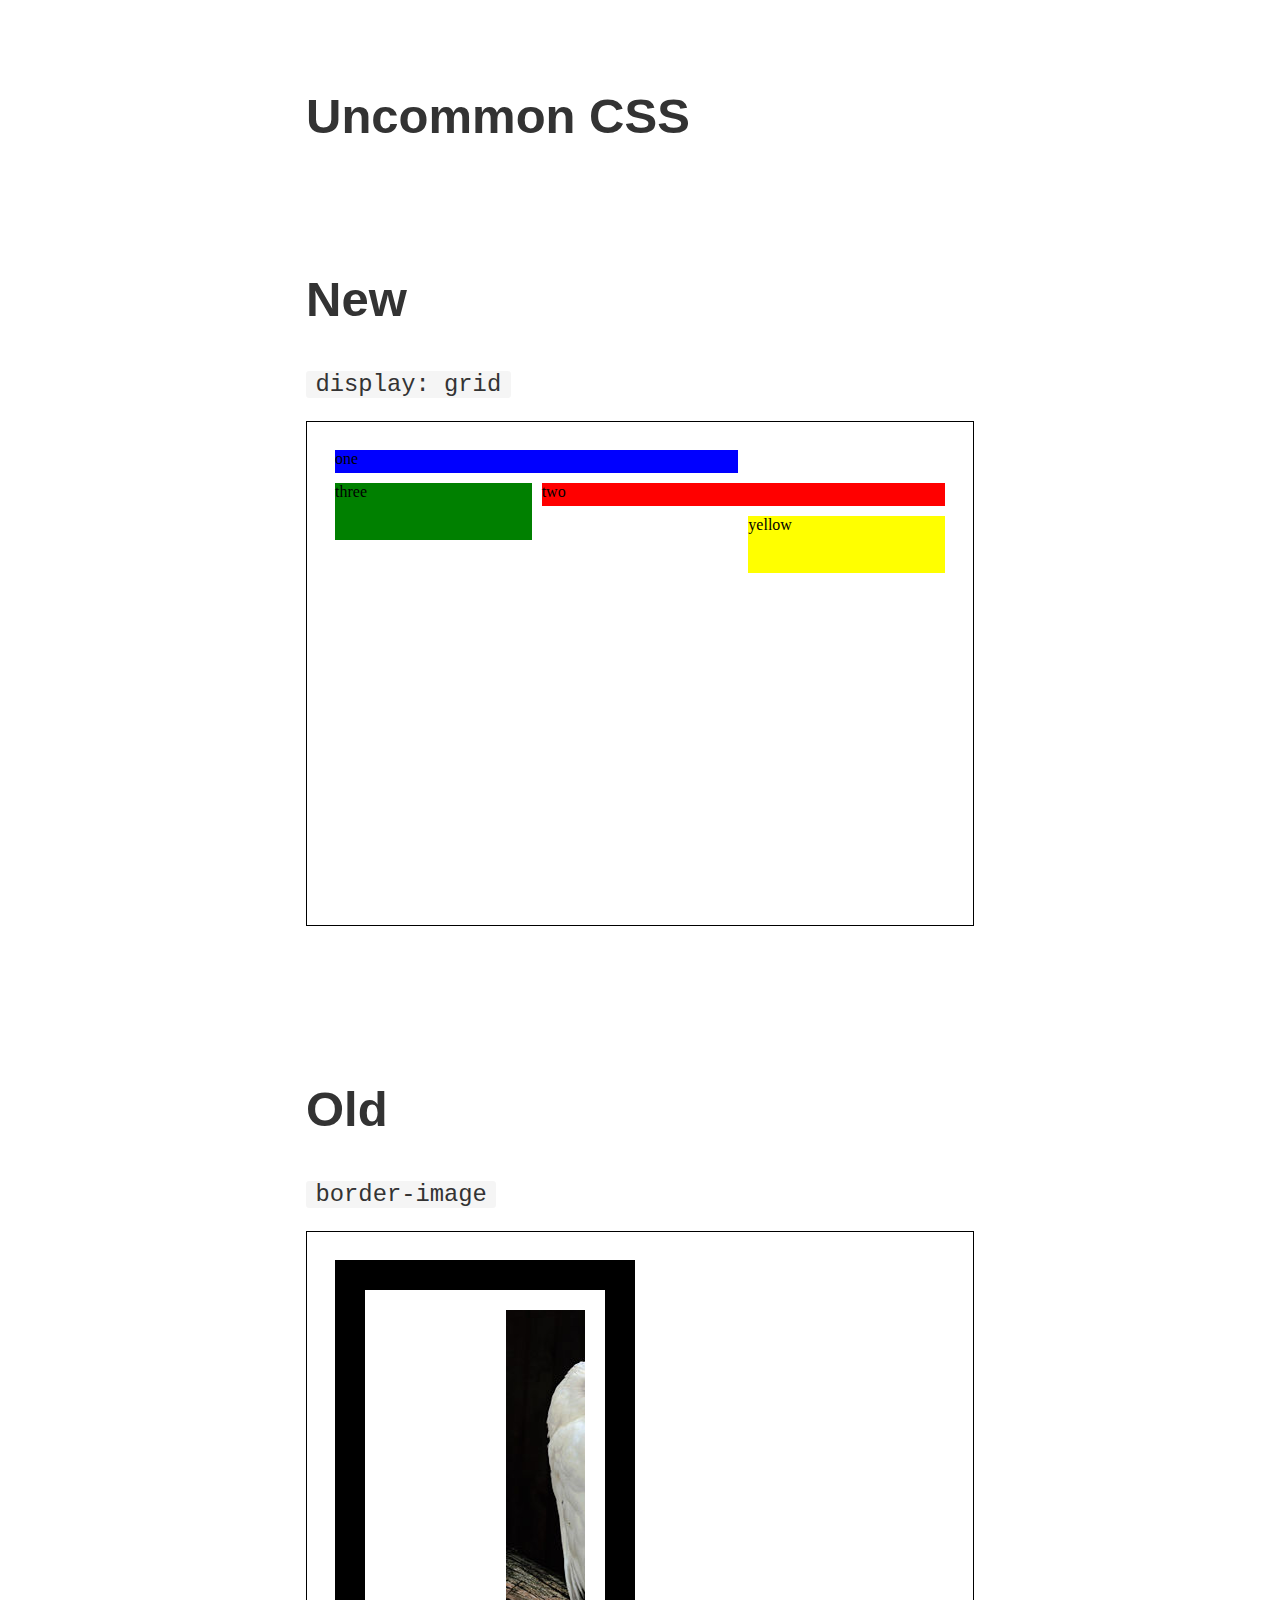
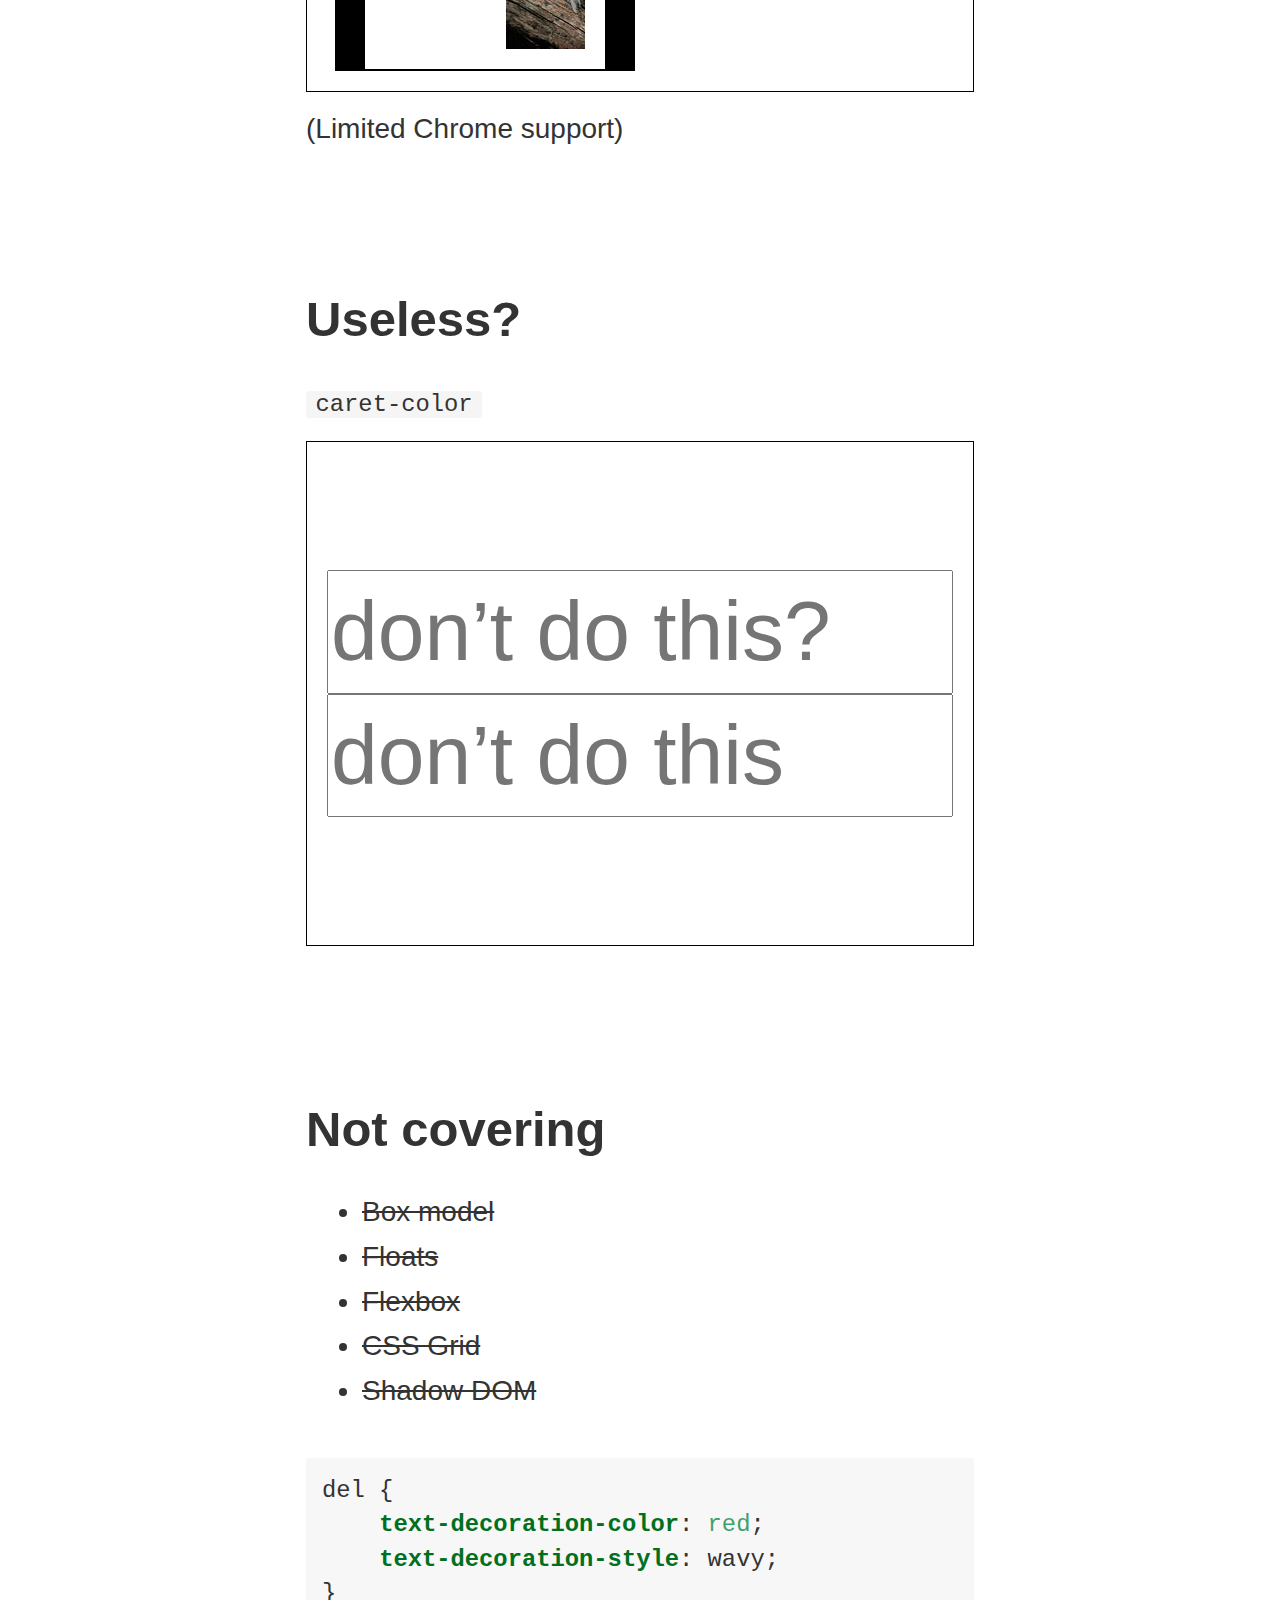
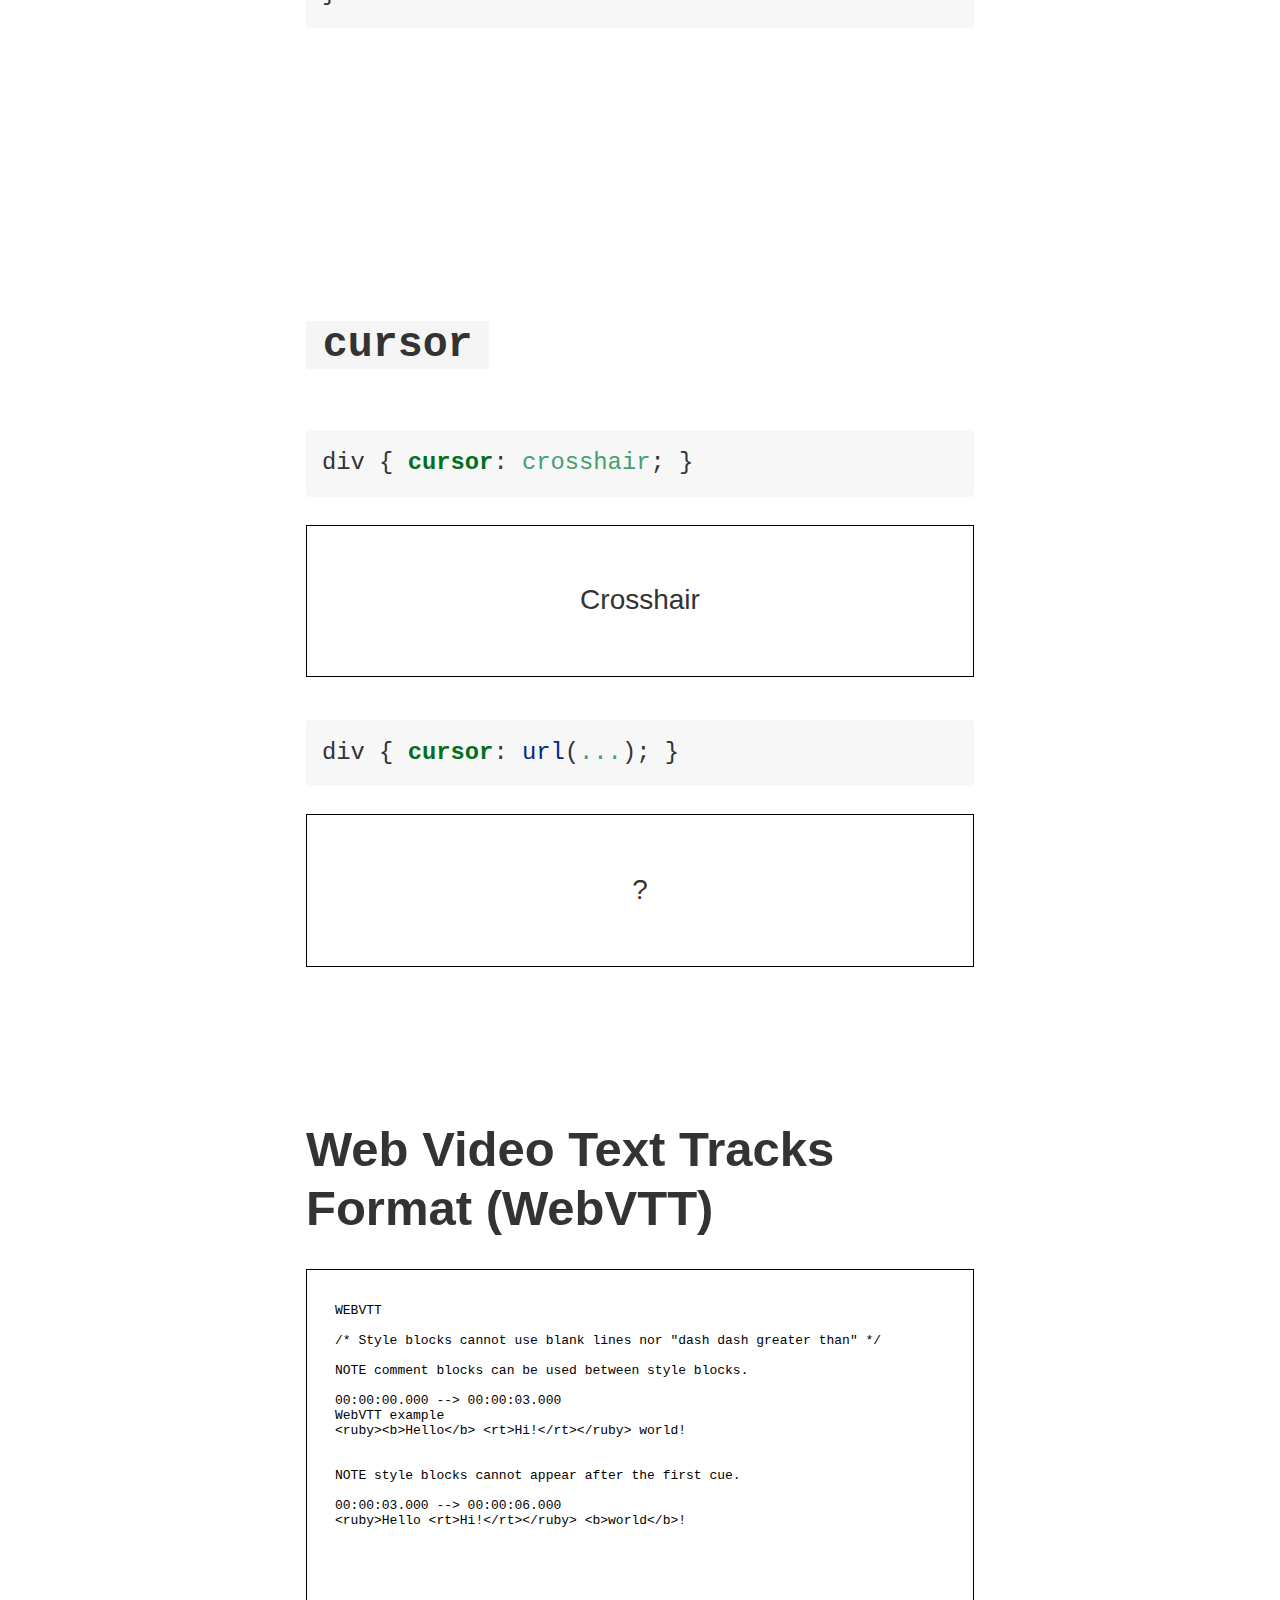
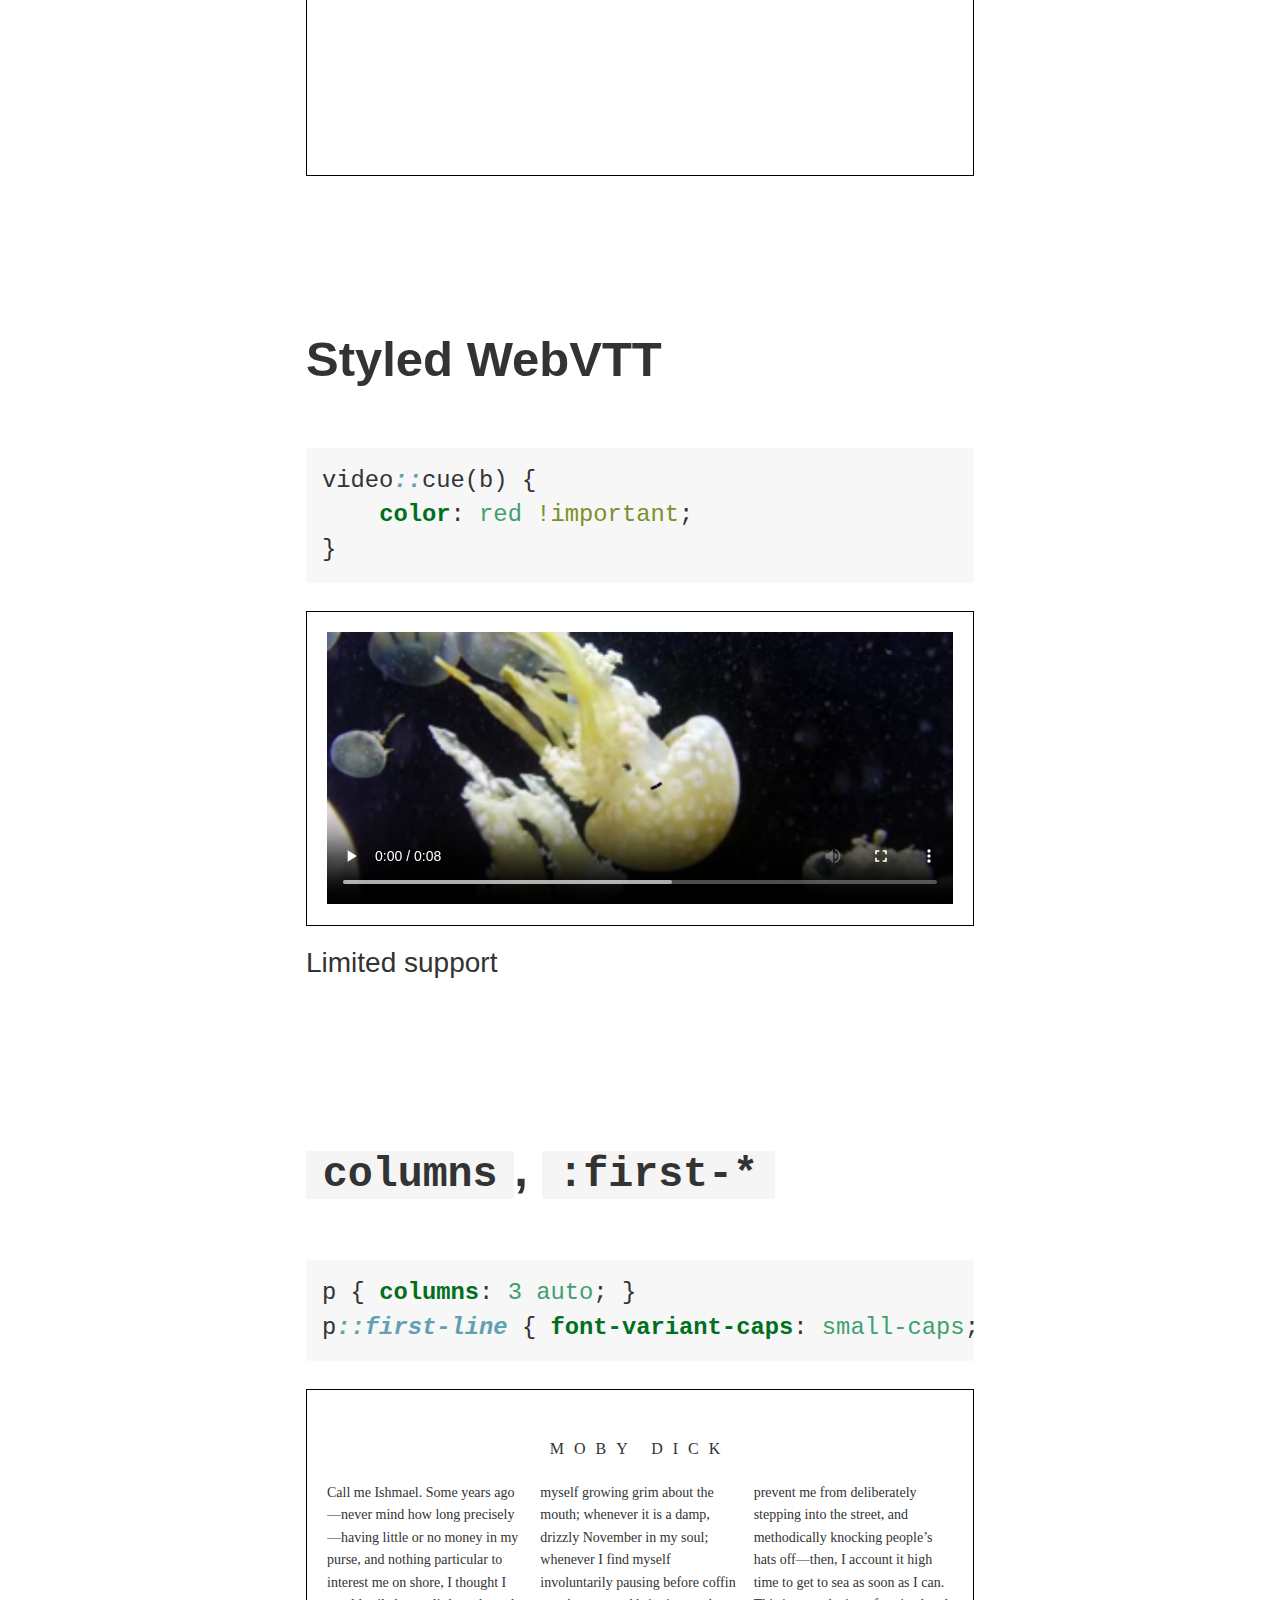
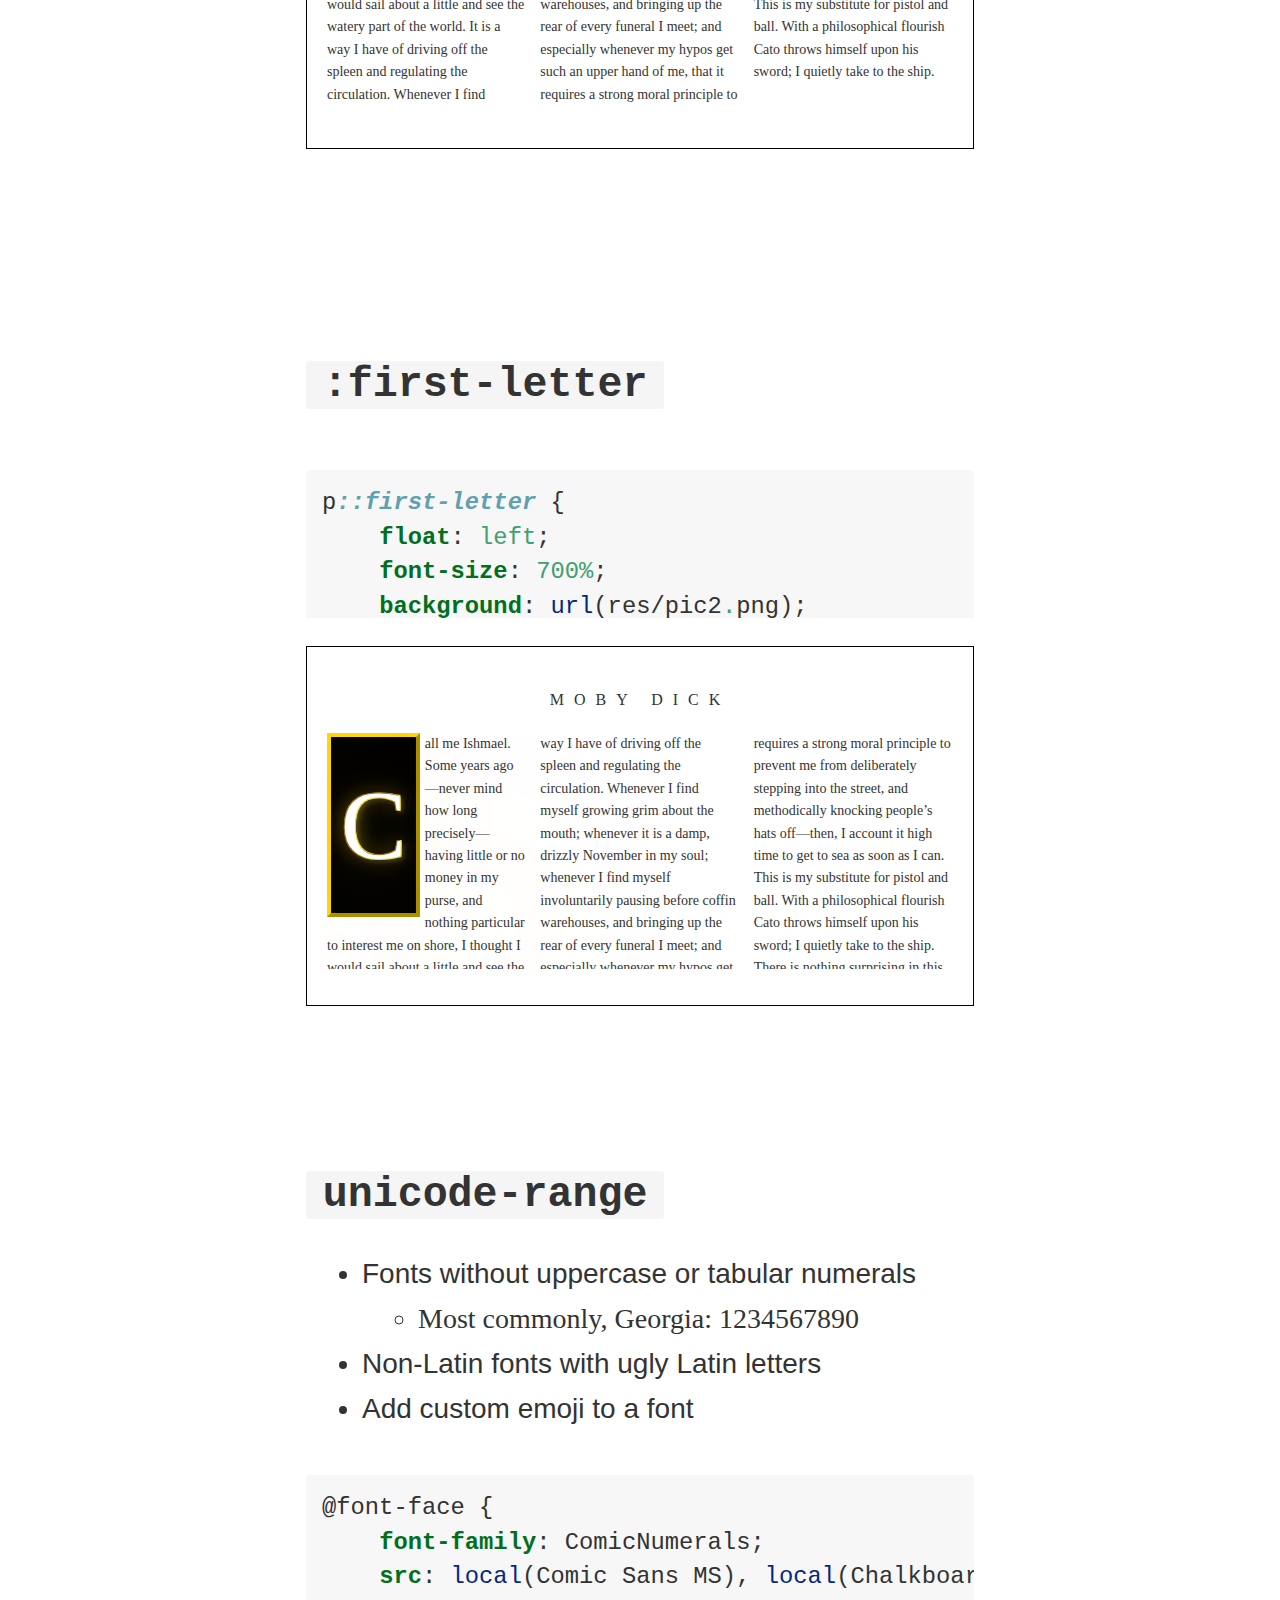
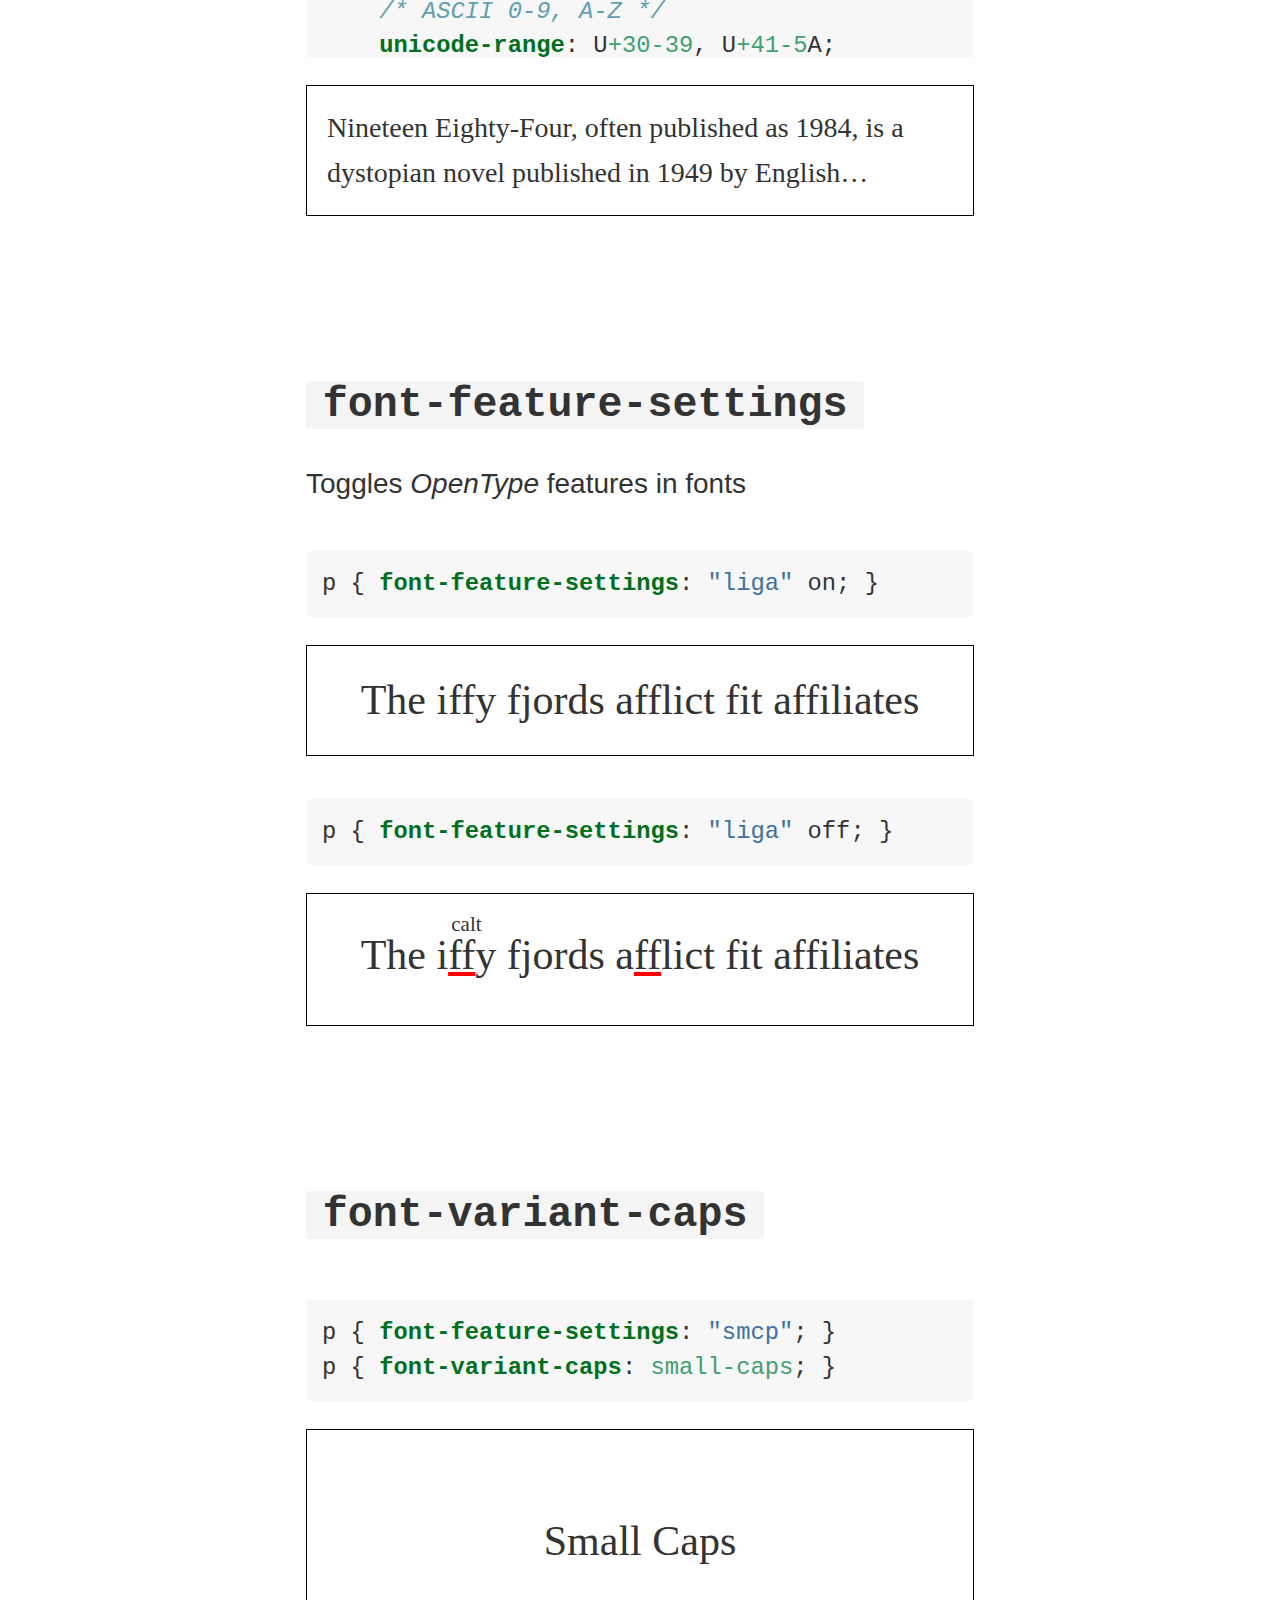
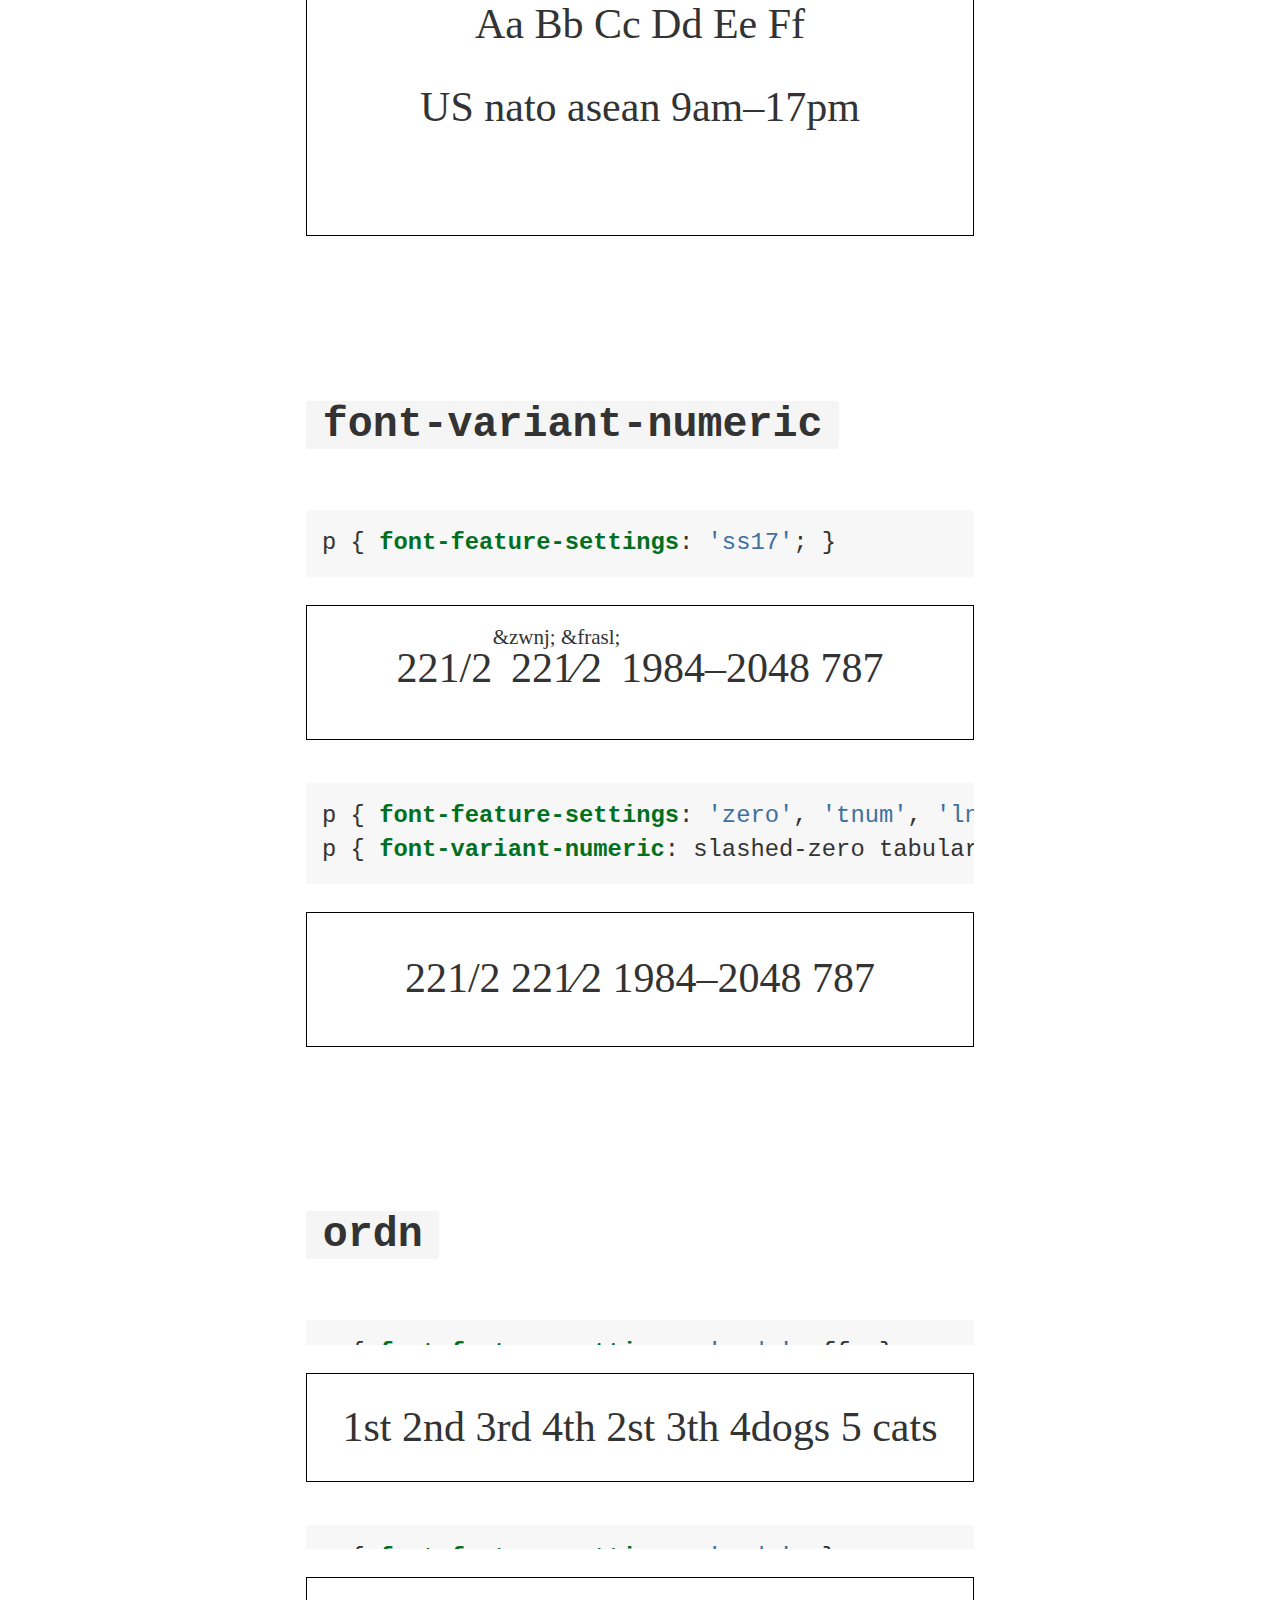
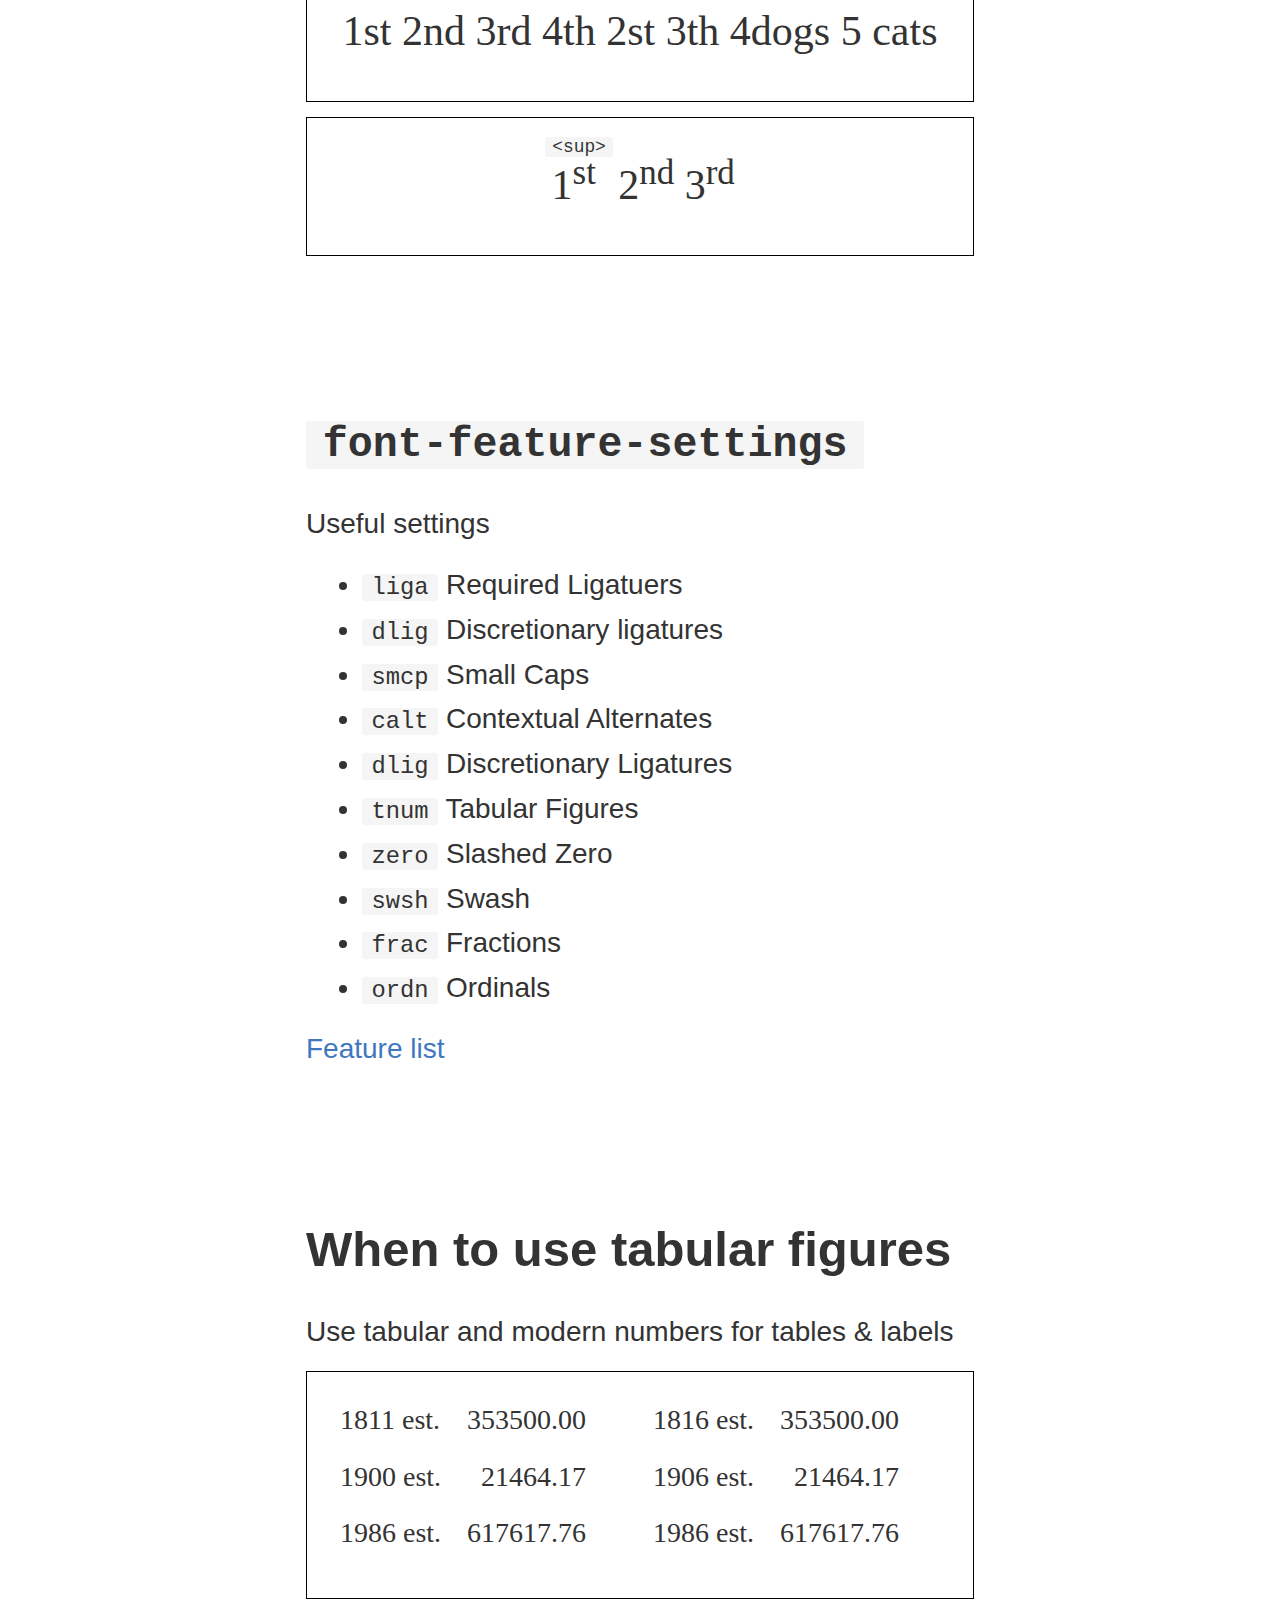
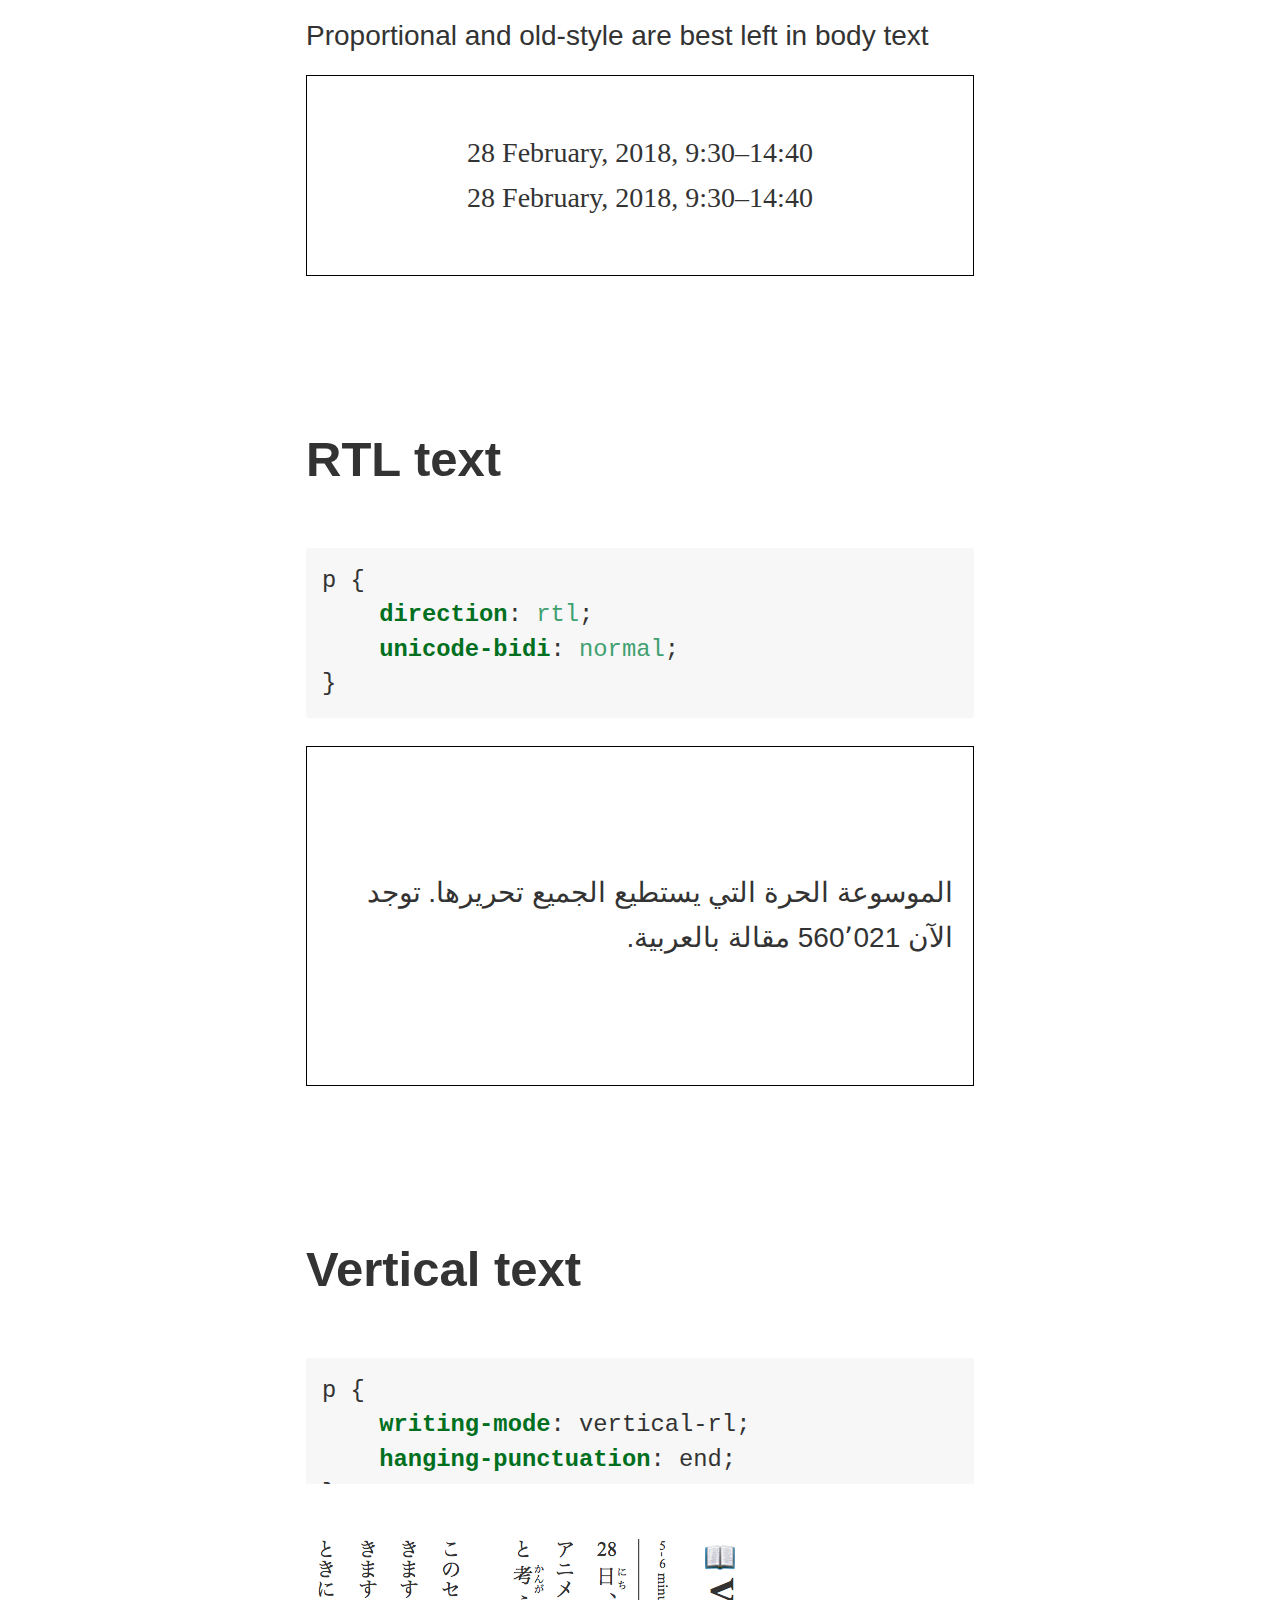
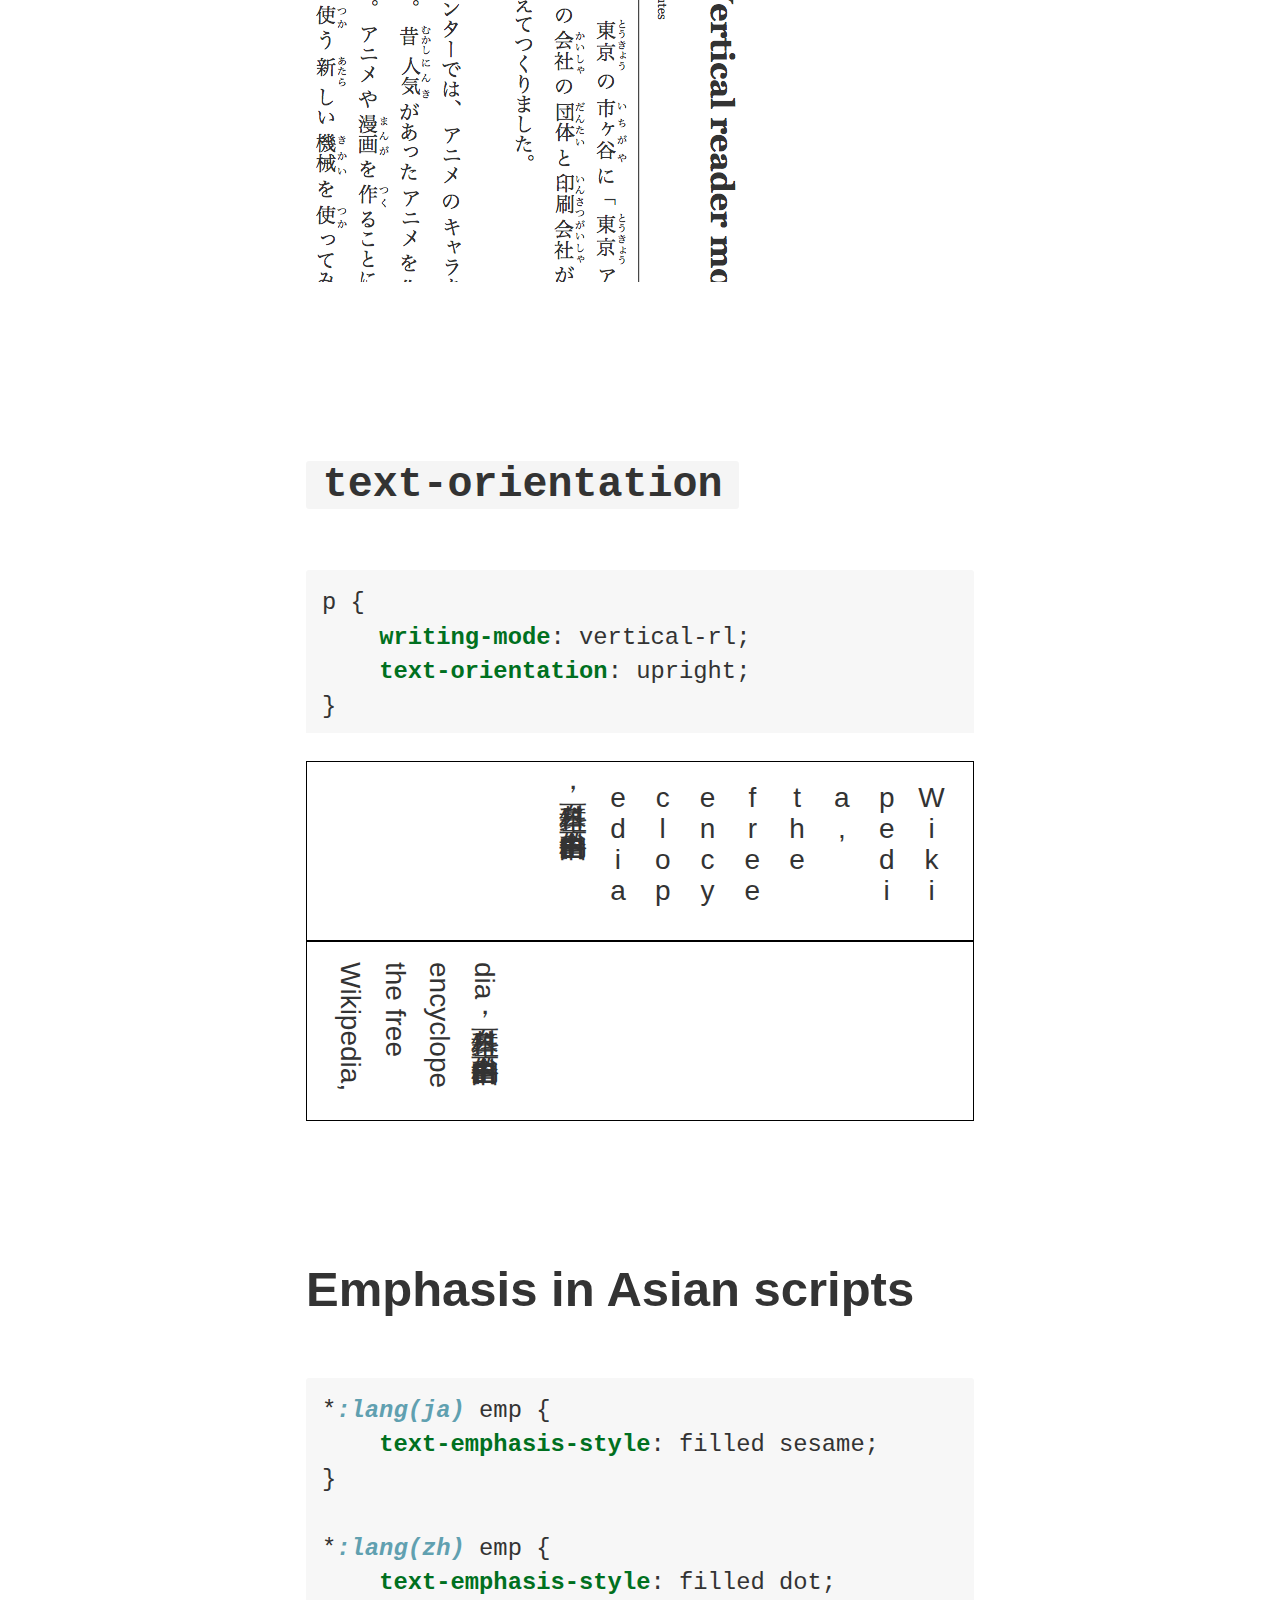
<file: slides/uncommon-css/index.html>
<!DOCTYPE html>
<html xmlns="http://www.w3.org/1999/xhtml" lang="" xml:lang="">
<head>
  <meta charset="utf-8" />
  <meta name="generator" content="pandoc" />
  <meta name="viewport" content="width=device-width, initial-scale=1.0, user-scalable=yes" />
  <title>Uncommon CSS</title>
  <style type="text/css">
      code{white-space: pre-wrap;}
      span.smallcaps{font-variant: small-caps;}
      span.underline{text-decoration: underline;}
      div.column{display: inline-block; vertical-align: top; width: 50%;}
  </style>
  <style type="text/css">
a.sourceLine { display: inline-block; line-height: 1.25; }
a.sourceLine { pointer-events: none; color: inherit; text-decoration: inherit; }
a.sourceLine:empty { height: 1.2em; position: absolute; }
.sourceCode { overflow: visible; }
code.sourceCode { white-space: pre; position: relative; }
div.sourceCode { margin: 1em 0; }
pre.sourceCode { margin: 0; }
@media screen {
div.sourceCode { overflow: auto; }
}
@media print {
code.sourceCode { white-space: pre-wrap; }
a.sourceLine { text-indent: -1em; padding-left: 1em; }
}
pre.numberSource a.sourceLine
  { position: relative; }
pre.numberSource a.sourceLine:empty
  { position: absolute; }
pre.numberSource a.sourceLine::before
  { content: attr(data-line-number);
    position: absolute; left: -5em; text-align: right; vertical-align: baseline;
    border: none; pointer-events: all;
    -webkit-touch-callout: none; -webkit-user-select: none;
    -khtml-user-select: none; -moz-user-select: none;
    -ms-user-select: none; user-select: none;
    padding: 0 4px; width: 4em;
    color: #aaaaaa;
  }
pre.numberSource { margin-left: 3em; border-left: 1px solid #aaaaaa;  padding-left: 4px; }
div.sourceCode
  {  }
@media screen {
a.sourceLine::before { text-decoration: underline; }
}
code span.al { color: #ff0000; font-weight: bold; } /* Alert */
code span.an { color: #60a0b0; font-weight: bold; font-style: italic; } /* Annotation */
code span.at { color: #7d9029; } /* Attribute */
code span.bn { color: #40a070; } /* BaseN */
code span.bu { } /* BuiltIn */
code span.cf { color: #007020; font-weight: bold; } /* ControlFlow */
code span.ch { color: #4070a0; } /* Char */
code span.cn { color: #880000; } /* Constant */
code span.co { color: #60a0b0; font-style: italic; } /* Comment */
code span.cv { color: #60a0b0; font-weight: bold; font-style: italic; } /* CommentVar */
code span.do { color: #ba2121; font-style: italic; } /* Documentation */
code span.dt { color: #902000; } /* DataType */
code span.dv { color: #40a070; } /* DecVal */
code span.er { color: #ff0000; font-weight: bold; } /* Error */
code span.ex { } /* Extension */
code span.fl { color: #40a070; } /* Float */
code span.fu { color: #06287e; } /* Function */
code span.im { } /* Import */
code span.in { color: #60a0b0; font-weight: bold; font-style: italic; } /* Information */
code span.kw { color: #007020; font-weight: bold; } /* Keyword */
code span.op { color: #666666; } /* Operator */
code span.ot { color: #007020; } /* Other */
code span.pp { color: #bc7a00; } /* Preprocessor */
code span.sc { color: #4070a0; } /* SpecialChar */
code span.ss { color: #bb6688; } /* SpecialString */
code span.st { color: #4070a0; } /* String */
code span.va { color: #19177c; } /* Variable */
code span.vs { color: #4070a0; } /* VerbatimString */
code span.wa { color: #60a0b0; font-weight: bold; font-style: italic; } /* Warning */
  </style>
  <link rel="stylesheet" href="github.css">
  <link rel="stylesheet" href="slides.css">
  <!--[if lt IE 9]>
    <script src="//cdnjs.cloudflare.com/ajax/libs/html5shiv/3.7.3/html5shiv-printshiv.min.js"></script>
  <![endif]-->
</head>
<body>
<header>
<h1 class="title">Uncommon CSS</h1>
</header>
<section id="new" class="level1">
<h1>New</h1>
<p><code>display: grid</code></p>
<iframe src="e/grid/index.html"></iframe>

<hr />
</section>
<section id="old" class="level1">
<h1>Old</h1>
<p><code>border-image</code></p>
<iframe src="e/border-image/index.html"></iframe>
(Limited Chrome support)

<hr />
</section>
<section id="useless" class="level1">
<h1>Useless?</h1>
<p><code>caret-color</code></p>
<div class="box">
<input type="text" style="caret-color: red; font-size: 3em; width: 100%;" placeholder="don’t do this?">
<input type="text" style="caret-color: transparent; font-size: 3em; width: 100%;" placeholder="don’t do this">
</div>

<hr />
</section>
<section id="not-covering" class="level1">
<h1>Not covering</h1>
<ul>
<li><del>Box model</del></li>
<li><del>Floats</del></li>
<li><del>Flexbox</del></li>
<li><del>CSS Grid</del></li>
<li><del>Shadow DOM</del></li>
</ul>
<div class="sourceCode" id="cb1"><pre class="sourceCode css"><code class="sourceCode css"><a class="sourceLine" id="cb1-1" data-line-number="1">del {</a>
<a class="sourceLine" id="cb1-2" data-line-number="2">    <span class="kw">text-decoration-color</span>: <span class="dv">red</span>;</a>
<a class="sourceLine" id="cb1-3" data-line-number="3">    <span class="kw">text-decoration-style</span>: wavy;</a>
<a class="sourceLine" id="cb1-4" data-line-number="4">}</a></code></pre></div>
<hr />
</section>
<section id="cursor" class="level1">
<h1><code>cursor</code></h1>
<div class="sourceCode" id="cb2"><pre class="sourceCode css"><code class="sourceCode css"><a class="sourceLine" id="cb2-1" data-line-number="1">div { <span class="kw">cursor</span>: <span class="dv">crosshair</span>; }</a></code></pre></div>
<div class="box" style="cursor: crosshair">
Crosshair
</div>

<div class="sourceCode" id="cb3"><pre class="sourceCode css"><code class="sourceCode css"><a class="sourceLine" id="cb3-1" data-line-number="1">div { <span class="kw">cursor</span>: <span class="fu">url</span>(<span class="dv">...</span>); }</a></code></pre></div>
<div class="box" id="cursor-animated">
?
</div>

<hr />
</section>
<section id="web-video-text-tracks-format-webvtt" class="level1">
<h1>Web Video Text Tracks Format (WebVTT)</h1>
<iframe src="e/webvtt/sub.vtt" style="font-size: 200px"></iframe>

<hr />
</section>
<section id="styled-webvtt" class="level1">
<h1>Styled WebVTT</h1>
<div class="sourceCode" id="cb4"><pre class="sourceCode css"><code class="sourceCode css"><a class="sourceLine" id="cb4-1" data-line-number="1">video<span class="in">::</span>cue(b) {</a>
<a class="sourceLine" id="cb4-2" data-line-number="2">    <span class="kw">color</span>: <span class="dv">red</span> <span class="at">!important</span>;</a>
<a class="sourceLine" id="cb4-3" data-line-number="3">}</a></code></pre></div>
<iframe src="e/webvtt/index.html"></iframe>

<p>Limited support</p>
<hr />
</section>
<section id="columns-first-" class="level1">
<h1><code>columns</code>, <code>:first-*</code></h1>
<div class="sourceCode" id="cb5"><pre class="sourceCode css"><code class="sourceCode css"><a class="sourceLine" id="cb5-1" data-line-number="1">p { <span class="kw">columns</span>: <span class="dv">3</span> <span class="dv">auto</span>; }</a>
<a class="sourceLine" id="cb5-2" data-line-number="2">p<span class="in">::first-line</span> { <span class="kw">font-variant-caps</span>: <span class="dv">small-caps</span>; }</a></code></pre></div>
<div class="box" style="max-height: 50%;" id="col">

<div style="font-family: Vollkorn; font-size: 16px; text-align: justify; letter-spacing: 10px; padding: 20px;">MOBY DICK</div>

<p style="font-family: Vollkorn; columns: 3 auto; font-size: 14px; overflow: hidden;">
Call me Ishmael. Some years ago—never mind how long precisely—having little or no money in my purse, and nothing particular to interest me on shore, I thought I would sail about a little and see the watery part of the world. It is a way I have of driving off the spleen and regulating the circulation. Whenever I find myself growing grim about the mouth; whenever it is a damp, drizzly November in my soul; whenever I find myself involuntarily pausing before coffin warehouses, and bringing up the rear of every funeral I meet; and especially whenever my hypos get such an upper hand of me, that it requires a strong moral principle to prevent me from deliberately stepping into the street, and methodically knocking people’s hats off—then, I account it high time to get to sea as soon as I can. This is my substitute for pistol and ball. With a philosophical flourish Cato throws himself upon his sword; I quietly take to the ship.</p>
</div>

<hr />
</section>
<section id="first-letter" class="level1">
<h1><code>:first-letter</code></h1>
<div class="sourceCode" id="cb6"><pre class="sourceCode css"><code class="sourceCode css"><a class="sourceLine" id="cb6-1" data-line-number="1">p<span class="in">::first-letter</span> {</a>
<a class="sourceLine" id="cb6-2" data-line-number="2">    <span class="kw">float</span>: <span class="dv">left</span>;</a>
<a class="sourceLine" id="cb6-3" data-line-number="3">    <span class="kw">font-size</span>: <span class="dv">700%</span>;</a>
<a class="sourceLine" id="cb6-4" data-line-number="4">    <span class="kw">background</span>: <span class="fu">url</span>(res/pic2<span class="dv">.</span>png);</a>
<a class="sourceLine" id="cb6-5" data-line-number="5">    <span class="kw">color</span>: <span class="dv">white</span>;</a>
<a class="sourceLine" id="cb6-6" data-line-number="6">    <span class="kw">padding</span>: <span class="dv">0.1em</span>;</a>
<a class="sourceLine" id="cb6-7" data-line-number="7">    <span class="kw">margin</span>: <span class="dv">0</span> <span class="dv">0.05em</span> <span class="dv">0.05em</span> <span class="dv">0</span>;</a>
<a class="sourceLine" id="cb6-8" data-line-number="8">    <span class="kw">border</span>: <span class="dv">outset</span> <span class="dv">4px</span> pink;</a>
<a class="sourceLine" id="cb6-9" data-line-number="9">    <span class="kw">text-shadow</span>: <span class="dv">1em</span> <span class="dv">1em</span> <span class="dv">2em</span> <span class="fu">rgba</span>(<span class="dv">255</span>, <span class="dv">215</span>, <span class="dv">0</span>, <span class="dv">0.5</span>), <span class="dv">0</span> <span class="dv">0</span> <span class="dv">1em</span> <span class="fu">rgba</span>(<span class="dv">255</span>, <span class="dv">215</span>, <span class="dv">0</span>, <span class="dv">0.5</span>), <span class="dv">0</span> <span class="dv">0</span> <span class="dv">0.2em</span> <span class="fu">rgba</span>(<span class="dv">255</span>, <span class="dv">215</span>, <span class="dv">0</span>, <span class="dv">0.5</span>), <span class="dv">1px</span> <span class="dv">1px</span> <span class="dv">0</span> <span class="dv">#ecdc25</span>, <span class="dv">-1px</span> <span class="dv">-1px</span> <span class="dv">0</span> <span class="dv">#90582e</span>, <span class="dv">1px</span> <span class="dv">-1px</span> <span class="dv">0</span> <span class="dv">#ecdc25</span>, <span class="dv">-1px</span> <span class="dv">1px</span> <span class="dv">0</span> <span class="dv">#90582e</span>, <span class="dv">3px</span> <span class="dv">3px</span> <span class="dv">5px</span> <span class="dv">#333</span>;</a>
<a class="sourceLine" id="cb6-10" data-line-number="10">}</a></code></pre></div>
<div class="box" style="max-height: 50%;" id="col2">

<div style="font-family: Vollkorn; font-size: 16px; text-align: justify; letter-spacing: 10px; padding: 20px;">MOBY DICK</div>

<p style="font-family: Vollkorn; columns: 3 auto; font-size: 14px; overflow: hidden;">
Call me Ishmael. Some years ago—never mind how long precisely—having little or no money in my purse, and nothing particular to interest me on shore, I thought I would sail about a little and see the watery part of the world. It is a way I have of driving off the spleen and regulating the circulation. Whenever I find myself growing grim about the mouth; whenever it is a damp, drizzly November in my soul; whenever I find myself involuntarily pausing before coffin warehouses, and bringing up the rear of every funeral I meet; and especially whenever my hypos get such an upper hand of me, that it requires a strong moral principle to prevent me from deliberately stepping into the street, and methodically knocking people’s hats off—then, I account it high time to get to sea as soon as I can. This is my substitute for pistol and ball. With a philosophical flourish Cato throws himself upon his sword; I quietly take to the ship. There is nothing surprising in this.</p>

<hr />
</section>
<section id="unicode-range" class="level1">
<h1><code>unicode-range</code></h1>
<ul>
<li>Fonts without uppercase or tabular numerals
<ul>
<li><span style="font-family: Georgia">Most commonly, Georgia: 1234567890</span></li>
</ul></li>
<li>Non-Latin fonts with ugly Latin letters</li>
<li>Add custom emoji to a font</li>
</ul>
<div class="sourceCode" id="cb7"><pre class="sourceCode css"><code class="sourceCode css"><a class="sourceLine" id="cb7-1" data-line-number="1"><span class="im">@font-face</span> {</a>
<a class="sourceLine" id="cb7-2" data-line-number="2">    <span class="kw">font-family</span>: ComicNumerals;</a>
<a class="sourceLine" id="cb7-3" data-line-number="3">    <span class="kw">src</span>: <span class="fu">local</span>(Comic Sans MS), <span class="fu">local</span>(Chalkboard);</a>
<a class="sourceLine" id="cb7-4" data-line-number="4">    <span class="co">/* ASCII 0-9, A-Z */</span></a>
<a class="sourceLine" id="cb7-5" data-line-number="5">    <span class="kw">unicode-range</span>: U<span class="dv">+30-39</span>, U<span class="dv">+41-5</span>A;</a>
<a class="sourceLine" id="cb7-6" data-line-number="6">}</a></code></pre></div>
<div class="box" id="unicoder">
Nineteen Eighty-Four, often published as 1984, is a dystopian novel published in 1949 by English&hellip;
</div>

<hr />
</section>
<section id="font-feature-settings" class="level1">
<h1><code>font-feature-settings</code></h1>
<p>Toggles <em>OpenType</em> features in fonts</p>
<div class="sourceCode" id="cb8"><pre class="sourceCode css"><code class="sourceCode css"><a class="sourceLine" id="cb8-1" data-line-number="1">p { <span class="kw">font-feature-settings</span>: <span class="st">&quot;liga&quot;</span> on; }</a></code></pre></div>
<div class="box" style="font-family: Vollkorn; font-size: 150%; font-feature-settings: 'liga' on;">
The iffy fjords afflict fit affiliates
</div>

<div class="sourceCode" id="cb9"><pre class="sourceCode css"><code class="sourceCode css"><a class="sourceLine" id="cb9-1" data-line-number="1">p { <span class="kw">font-feature-settings</span>: <span class="st">&quot;liga&quot;</span> off; }</a></code></pre></div>
<div class="box" style="font-family: Vollkorn; font-size: 150%; font-feature-settings: 'liga' off;">
<p>The <ruby>i<emp style="text-decoration: underline red;">ff</emp>y<rt>calt</rt></ruby> fjords a<emp style="text-decoration: underline red;">ff</emp>lict fit affiliates</p>
</div>

<hr />
</section>
<section id="font-variant-caps" class="level1">
<h1><code>font-variant-caps</code></h1>
<div class="sourceCode" id="cb10"><pre class="sourceCode css"><code class="sourceCode css"><a class="sourceLine" id="cb10-1" data-line-number="1">p { <span class="kw">font-feature-settings</span>: <span class="st">&quot;smcp&quot;</span>; }</a>
<a class="sourceLine" id="cb10-2" data-line-number="2">p { <span class="kw">font-variant-caps</span>: <span class="dv">small-caps</span>; }</a></code></pre></div>
<div class="box" style="font-family: Vollkorn; font-size: 150%; font-feature-settings: 'smcp' on;">
<p>Small Caps</p> <p>Aa Bb Cc Dd Ee Ff</p> <p>US nato asean <span style="font-family: Vollkorn">9</span>am&ndash;<span style="font-family: Vollkorn">17</span>pm</p>
</div>

<hr />
</section>
<section id="font-variant-numeric" class="level1">
<h1><code>font-variant-numeric</code></h1>
<div class="sourceCode" id="cb11"><pre class="sourceCode css"><code class="sourceCode css"><a class="sourceLine" id="cb11-1" data-line-number="1">p { <span class="kw">font-feature-settings</span>: <span class="st">&#39;ss17&#39;</span>; }</a></code></pre></div>
<div class="box" style="font-family: 'Vollkorn'; font-size: 150%; font-feature-settings: 'ss17';">
<p>22&zwnj;1/2 <span class="rul"><ruby>22&zwnj;1&frasl;2<rt>&amp;zwnj; &amp;frasl;</rt></ruby></span> 1984&ndash;2048 787</p>
</div>

<div class="sourceCode" id="cb12"><pre class="sourceCode css"><code class="sourceCode css"><a class="sourceLine" id="cb12-1" data-line-number="1">p { <span class="kw">font-feature-settings</span>: <span class="st">&#39;zero&#39;</span>, <span class="st">&#39;tnum&#39;</span>, <span class="st">&#39;lnum&#39;</span>; }</a>
<a class="sourceLine" id="cb12-2" data-line-number="2">p { <span class="kw">font-variant-numeric</span>: slashed-zero tabular-nums lining-nums; }</a></code></pre></div>
<div class="box" style="font-family: 'Vollkorn'; font-size: 150%; font-feature-settings: 'zero', 'tnum', 'lnum';">
22&zwnj;1/2 22&zwnj;1&frasl;2 1984&ndash;2048 787
</div>

<hr />
</section>
<section id="ordn" class="level1">
<h1><code>ordn</code></h1>
<div class="sourceCode" id="cb13"><pre class="sourceCode css"><code class="sourceCode css"><a class="sourceLine" id="cb13-1" data-line-number="1">p { <span class="kw">font-feature-settings</span>: <span class="st">&#39;ordn&#39;</span> off; }</a></code></pre></div>
<div class="box" style="font-family: SourceSansPro; font-size: 150%; font-feature-settings: 'ordn' off;">
1st 2nd 3rd 4th 2st 3th 4dogs 5 cats
</div>

<div class="sourceCode" id="cb14"><pre class="sourceCode css"><code class="sourceCode css"><a class="sourceLine" id="cb14-1" data-line-number="1">p { <span class="kw">font-feature-settings</span>: <span class="st">&#39;ordn&#39;</span>; }</a></code></pre></div>
<div class="box" style="font-family: SourceSansPro; font-size: 150%; font-feature-settings: 'ordn';">
<p class="pesticide"><span>1</span><span>st</span> 2nd 3rd 4th 2st 3th 4dogs 5 cats</p>
</div>

<div class="box" style="font-family: SourceSansPro; font-size: 150%; font-feature-settings: 'ordn';">
<p class="pesticide"><ruby><span>1</span><sup>st</sup>  <rt><code>&lt;sup></code></rt></ruby> <span>2</span><sup>nd</sup> <span>3</span><sup>rd</sup></p>
</div>

<hr />
</section>
<section id="font-feature-settings-1" class="level1">
<h1><code>font-feature-settings</code></h1>
<p>Useful settings</p>
<ul>
<li><code>liga</code> Required Ligatuers</li>
<li><code>dlig</code> Discretionary ligatures</li>
<li><code>smcp</code> Small Caps</li>
<li><code>calt</code> Contextual Alternates</li>
<li><code>dlig</code> Discretionary Ligatures</li>
<li><code>tnum</code> Tabular Figures</li>
<li><code>zero</code> Slashed Zero</li>
<li><code>swsh</code> Swash</li>
<li><code>frac</code> Fractions</li>
<li><code>ordn</code> Ordinals</li>
</ul>
<p><a href="https://helpx.adobe.com/typekit/using/open-type-syntax.html">Feature list</a></p>
<hr />
</section>
<section id="when-to-use-tabular-figures" class="level1">
<h1>When to use tabular figures</h1>
<link href="https://fonts.googleapis.com/css?family=Cabin" rel="stylesheet">

<p>Use tabular and modern numbers for tables &amp; labels</p>
<div class="box" style="flex-direction: row;">
<table style="font-family: Vollkorn; font-variant-numeric: proportional-nums;">
<tbody>
    <tr style="border:none; background-color: transparent;">
        <td style="border: none;">1811 est.</td>
        <td style="text-align: right; border: none;">353500.00</td>
    </tr>
    <tr style="border:none; background-color: transparent;">
        <td style="border: none;">1900 est.</td>
        <td style="text-align: right; border: none;">21464.17</td>
    </tr>
        <tr style="border:none; background-color: transparent;">
        <td style="border: none;">1986 est.</td>
        <td style="text-align: right; border: none;">617617.76</td>
    </tr>
</tbody>
</table>

<table style="font-family: Vollkorn; font-variant-numeric: tabular-nums lining-nums;">
<tbody>
    <tr style="border:none; background-color: transparent;">
        <td style="border: none;">1816 est.</td>
        <td style="border: none;">353500.00</td>
    </tr>
    <tr style="text-align: right; border:none; background-color: transparent;">
        <td style="border: none;">1906 est.</td>
        <td style="border: none;">21464.17</td>
    </tr>
        <tr style="text-align: right; border:none; background-color: transparent;">
        <td style="border: none;">1986 est.</td>
        <td style="border: none;">617617.76</td>
    </tr>
</tbody>
</table>
</div>

<p>Proportional and old-style are best left in body text</p>
<div class="box">
<div style="font-family: Vollkorn; font-variant-numeric: tabular-nums lining-nums;">
    28 February, 2018, 9:30&ndash;14:40
</div>

<div style="font-family: Vollkorn;">
    28 February, 2018, 9:30&ndash;14:40
</div>
</div>

<hr />
</section>
<section id="rtl-text" class="level1">
<h1>RTL text</h1>
<div class="sourceCode" id="cb15"><pre class="sourceCode css"><code class="sourceCode css"><a class="sourceLine" id="cb15-1" data-line-number="1">p {</a>
<a class="sourceLine" id="cb15-2" data-line-number="2">    <span class="kw">direction</span>: <span class="dv">rtl</span>;</a>
<a class="sourceLine" id="cb15-3" data-line-number="3">    <span class="kw">unicode-bidi</span>: <span class="dv">normal</span>;</a>
<a class="sourceLine" id="cb15-4" data-line-number="4">}</a></code></pre></div>
<div class="box" style="direction: rtl; unicode-bidi: normal;">
الموسوعة الحرة التي يستطيع الجميع تحريرها. توجد الآن 560٬021 مقالة بالعربية.
</div>

<hr />
</section>
<section id="vertical-text" class="level1">
<h1>Vertical text</h1>
<div class="sourceCode" id="cb16"><pre class="sourceCode css"><code class="sourceCode css"><a class="sourceLine" id="cb16-1" data-line-number="1">p {</a>
<a class="sourceLine" id="cb16-2" data-line-number="2">    <span class="kw">writing-mode</span>: vertical-rl;</a>
<a class="sourceLine" id="cb16-3" data-line-number="3">    <span class="kw">hanging-punctuation</span>: end;</a>
<a class="sourceLine" id="cb16-4" data-line-number="4">}</a></code></pre></div>
<p><img src="res/vert.png" /></p>
<hr />
</section>
<section id="text-orientation" class="level1">
<h1><code>text-orientation</code></h1>
<div class="sourceCode" id="cb17"><pre class="sourceCode css"><code class="sourceCode css"><a class="sourceLine" id="cb17-1" data-line-number="1">p {</a>
<a class="sourceLine" id="cb17-2" data-line-number="2">    <span class="kw">writing-mode</span>: vertical-rl;</a>
<a class="sourceLine" id="cb17-3" data-line-number="3">    <span class="kw">text-orientation</span>: upright;</a>
<a class="sourceLine" id="cb17-4" data-line-number="4">}</a></code></pre></div>
<div style="border: solid 1px black; padding: 20px; max-height: 25%; writing-mode: vertical-rl; text-orientation: upright;">
Wikipedia, the free encyclopedia 维基百科，自由的百科全书
</div>

<div style="border: solid 1px black; padding: 20px; max-height: 25%; writing-mode: vertical-lr; text-orientation: mixed;">
Wikipedia, the free encyclopedia 维基百科，自由的百科全书
</div>

<hr />
</section>
<section id="emphasis-in-asian-scripts" class="level1">
<h1>Emphasis in Asian scripts</h1>
<div class="sourceCode" id="cb18"><pre class="sourceCode css"><code class="sourceCode css"><a class="sourceLine" id="cb18-1" data-line-number="1">*<span class="in">:lang(ja)</span> emp {</a>
<a class="sourceLine" id="cb18-2" data-line-number="2">    <span class="kw">text-emphasis-style</span>: filled sesame;</a>
<a class="sourceLine" id="cb18-3" data-line-number="3">}</a>
<a class="sourceLine" id="cb18-4" data-line-number="4"></a>
<a class="sourceLine" id="cb18-5" data-line-number="5">*<span class="in">:lang(zh)</span> emp {</a>
<a class="sourceLine" id="cb18-6" data-line-number="6">    <span class="kw">text-emphasis-style</span>: filled dot;</a>
<a class="sourceLine" id="cb18-7" data-line-number="7">}</a></code></pre></div>
<p><img src="res/emp.png" /></p>
<hr />
</section>
<section id="text-emphasis" class="level1">
<h1><code>text-emphasis</code></h1>
<div class="sourceCode" id="cb19"><pre class="sourceCode css"><code class="sourceCode css"><a class="sourceLine" id="cb19-1" data-line-number="1">emp {</a>
<a class="sourceLine" id="cb19-2" data-line-number="2">    <span class="co">/* text-emphasis-color: red; */</span></a>
<a class="sourceLine" id="cb19-3" data-line-number="3">    <span class="kw">text-emphasis-style</span>: <span class="st">&quot;🔥&quot;</span>;</a>
<a class="sourceLine" id="cb19-4" data-line-number="4">}</a></code></pre></div>
<div class="box">
<emp style="font-family: Vollkorn; text-emphasis-color: #555; text-emphasis-style: '🔥';">Call me Ishmael. Some years ago—never mind how long precisely—having <ruby>🔥🔥🔥🔥🔥🔥🔥🔥🔥🔥<rt>🔥🔥🔥🔥🔥🔥🔥🤔🤔🤔🔥🔥🔥🔥🔥🔥🔥🔥🔥🔥</rt></ruby> Ishmael. Some years ago— </emp>
</div>

<hr />
</section>
<section id="text-combine-upright" class="level1">
<h1><code>text-combine-upright</code></h1>
<p>Vertical numerals, aka tate-chu-yoko (縦中横)</p>
<div class="sourceCode" id="cb20"><pre class="sourceCode css"><code class="sourceCode css"><a class="sourceLine" id="cb20-1" data-line-number="1">p, li<span class="in">::</span>marker {</a>
<a class="sourceLine" id="cb20-2" data-line-number="2">    <span class="kw">text-combine-upright</span>: digits <span class="dv">4</span>;</a>
<a class="sourceLine" id="cb20-3" data-line-number="3">}</a></code></pre></div>
<p><img src="res/emp.png" /></p>
<hr />
</section>
<section id="vertical-punctuation" class="level1">
<h1>Vertical punctuation</h1>
<p><img src="res/Tateyoko.png" /></p>
<p>If the font supports it, setting the writing mode enables vertical punctuation</p>
<hr />
</section>
<section id="media" class="level1">
<h1><code>@media</code></h1>
<ul>
<li>Different rules for different viewing devices</li>
<li>Responsive design</li>
</ul>
<div class="sourceCode" id="cb21"><pre class="sourceCode css"><code class="sourceCode css"><a class="sourceLine" id="cb21-1" data-line-number="1"><span class="im">@supports</span> (display: flex) {</a>
<a class="sourceLine" id="cb21-2" data-line-number="2">  <span class="im">@media</span> <span class="dv">screen</span> and (<span class="kw">min-width</span>: <span class="dv">900px</span>) {</a>
<a class="sourceLine" id="cb21-3" data-line-number="3">    article {</a>
<a class="sourceLine" id="cb21-4" data-line-number="4">      <span class="kw">display</span>: flex;</a>
<a class="sourceLine" id="cb21-5" data-line-number="5">    }</a>
<a class="sourceLine" id="cb21-6" data-line-number="6">  }</a>
<a class="sourceLine" id="cb21-7" data-line-number="7">}</a></code></pre></div>
<hr />
</section>
<section id="print-css" class="level1">
<h1>Print CSS</h1>
<ul>
<li><code>@media print</code></li>
<li><code>@page</code></li>
<li><code>page-break-after</code>, <code>page-break-before</code></li>
<li><code>orphans</code>, <code>widows</code></li>
<li><code>size</code></li>
</ul>
<hr />
</section>
<section id="media-print" class="level1">
<h1><code>@media print</code></h1>
<p>Apply selectors to your webpage in print</p>
<div class="sourceCode" id="cb22"><pre class="sourceCode css"><code class="sourceCode css"><a class="sourceLine" id="cb22-1" data-line-number="1"><span class="im">@media</span> <span class="dv">print</span> {</a>
<a class="sourceLine" id="cb22-2" data-line-number="2">    section {</a>
<a class="sourceLine" id="cb22-3" data-line-number="3">        <span class="kw">height</span>: <span class="dv">100%</span>;</a>
<a class="sourceLine" id="cb22-4" data-line-number="4">        <span class="kw">page-break-after</span>: <span class="dv">always</span>;</a>
<a class="sourceLine" id="cb22-5" data-line-number="5">        <span class="kw">font-size</span>: <span class="dv">16px</span>;</a>
<a class="sourceLine" id="cb22-6" data-line-number="6">        <span class="kw">color</span>: <span class="dv">black</span>;</a>
<a class="sourceLine" id="cb22-7" data-line-number="7">    }</a>
<a class="sourceLine" id="cb22-8" data-line-number="8">}</a></code></pre></div>
<hr />
</section>
<section id="page" class="level1">
<h1><code>@page</code></h1>
<p><a href="https://drafts.csswg.org/css-page-3/#at-page-rule">W3C</a> ·  <a href="https://developer.mozilla.org/en-US/docs/Web/CSS/%40page">MDN</a></p>
<p>Selectors for the printed page <em><strong>itself</strong></em></p>
<div class="sourceCode" id="cb23"><pre class="sourceCode css"><code class="sourceCode css"><a class="sourceLine" id="cb23-1" data-line-number="1"><span class="im">@page</span> { <span class="co">/* size: A4 landscape; */</span> }</a>
<a class="sourceLine" id="cb23-2" data-line-number="2"></a>
<a class="sourceLine" id="cb23-3" data-line-number="3"><span class="co">/* cover */</span></a>
<a class="sourceLine" id="cb23-4" data-line-number="4"><span class="im">@page</span>:first { <span class="kw">font-size</span>: <span class="dv">192px</span>; }</a>
<a class="sourceLine" id="cb23-5" data-line-number="5"></a>
<a class="sourceLine" id="cb23-6" data-line-number="6"><span class="co">/* verso */</span></a>
<a class="sourceLine" id="cb23-7" data-line-number="7"><span class="im">@page</span>:<span class="dv">left</span> { <span class="kw">margin</span>: <span class="dv">5cm</span> <span class="dv">10cm</span> <span class="dv">5cm</span> <span class="dv">5cm</span>; }</a>
<a class="sourceLine" id="cb23-8" data-line-number="8"></a>
<a class="sourceLine" id="cb23-9" data-line-number="9"><span class="co">/* recto */</span></a>
<a class="sourceLine" id="cb23-10" data-line-number="10"><span class="im">@page</span>:<span class="dv">right</span> { <span class="kw">margin</span>: <span class="dv">5cm</span> <span class="dv">5cm</span> <span class="dv">5cm</span> <span class="dv">10cm</span>; }</a></code></pre></div>
<hr />
</section>
<section id="position-sticky" class="level1">
<h1><code>position: sticky;</code></h1>
<div class="sourceCode" id="cb24"><pre class="sourceCode css"><code class="sourceCode css"><a class="sourceLine" id="cb24-1" data-line-number="1">p { <span class="kw">position</span>: sticky; }</a></code></pre></div>
<iframe src="e/sticky/index.html"></iframe>

<p><a href="https://developer.mozilla.org/en-US/docs/Web/CSS/position">MDN</a></p>
<hr />
</section>
<section id="repeating-linear-gradient" class="level1">
<h1><code>repeating-linear-gradient</code></h1>
<div class="sourceCode" id="cb25"><pre class="sourceCode css"><code class="sourceCode css"><a class="sourceLine" id="cb25-1" data-line-number="1">background<span class="in">:</span> repeating-linear-gradient(45deg,</a>
<a class="sourceLine" id="cb25-2" data-line-number="2">            transparent,</a>
<a class="sourceLine" id="cb25-3" data-line-number="3">            transparent 10px,</a>
<a class="sourceLine" id="cb25-4" data-line-number="4">            <span class="pp">#E1002D</span> 10px,</a>
<a class="sourceLine" id="cb25-5" data-line-number="5">            <span class="pp">#E1002D</span> 20px);</a></code></pre></div>
<iframe src="e/repeating-linear-gradient/index.html"></iframe>

<hr />
</section>
<section id="filter" class="level1">
<h1><del><code>filter</code></del></h1>
<p>Very common (CSS)</p>
<div class="box">
    <img class="filter" src="res/pic0.jpg"></img>
</div>

<hr />
</section>
<section id="filter-1" class="level1">
<h1><code>&lt;filter&gt;</code></h1>
<p>Not very common (SVG)</p>
<p>And quite advanced</p>
<p><a href="https://www.w3.org/TR/SVG/filters.html">W3C Filters</a></p>
<pre><code>feDistantLight
fePointLight
feSpotLight
feBlend
feColorMatrix
feComponentTransfer
feComposite
feConvolveMatrix
feDiffuseLighting
feDisplacementMap
feFlood
feGaussianBlur
feImage
feMerge
feMorphology
feOffset
feSpecularLighting
feTile
feTurbulence
</code></pre>
<hr />
</section>
<section id="fedisplacementmap" class="level1">
<h1><code>feDisplacementMap</code></h1>
<p>SVG filters can be applied to HTML</p>
<div class="sourceCode" id="cb27"><pre class="sourceCode xml"><code class="sourceCode xml"><a class="sourceLine" id="cb27-1" data-line-number="1"><span class="kw">&lt;filter&gt;</span></a>
<a class="sourceLine" id="cb27-2" data-line-number="2">    <span class="kw">&lt;feImage</span></a>
<a class="sourceLine" id="cb27-3" data-line-number="3"><span class="ot">        result=</span><span class="st">&quot;warp&quot;</span></a>
<a class="sourceLine" id="cb27-4" data-line-number="4"><span class="ot">        xlink:href=</span><span class="st">&quot;${displacementMap}&quot;</span></a>
<a class="sourceLine" id="cb27-5" data-line-number="5">    <span class="kw">/&gt;</span></a>
<a class="sourceLine" id="cb27-6" data-line-number="6">    <span class="kw">&lt;feDisplacementMap</span></a>
<a class="sourceLine" id="cb27-7" data-line-number="7"><span class="ot">        xChannelSelector=</span><span class="st">&quot;G&quot;</span></a>
<a class="sourceLine" id="cb27-8" data-line-number="8"><span class="ot">        yChannelSelector=</span><span class="st">&quot;R&quot;</span></a>
<a class="sourceLine" id="cb27-9" data-line-number="9"><span class="ot">        in=</span><span class="st">&quot;SourceGraphic&quot;</span></a>
<a class="sourceLine" id="cb27-10" data-line-number="10"><span class="ot">        in2=</span><span class="st">&quot;warp&quot;</span></a>
<a class="sourceLine" id="cb27-11" data-line-number="11"><span class="ot">        scale=</span><span class="st">&quot;400&quot;</span></a>
<a class="sourceLine" id="cb27-12" data-line-number="12">    <span class="kw">/&gt;</span></a>
<a class="sourceLine" id="cb27-13" data-line-number="13"><span class="kw">&lt;/filter&gt;</span></a></code></pre></div>
<hr />
</section>
<section id="fedisplacementmap-1" class="level1">
<h1><code>feDisplacementMap</code></h1>
<iframe src="e/curve/index.html"></iframe>

<hr />
</section>
<section id="fedisplacementmap-2" class="level1">
<h1><code>feDisplacementMap</code></h1>
<div class="sourceCode" id="cb28"><pre class="sourceCode xml"><code class="sourceCode xml"><a class="sourceLine" id="cb28-1" data-line-number="1"><span class="kw">&lt;feImage</span><span class="ot"> result=</span><span class="st">&quot;warp&quot;</span></a>
<a class="sourceLine" id="cb28-2" data-line-number="2"><span class="ot">    xlink:href=</span><span class="st">&quot;${displacementMap}&quot;</span></a>
<a class="sourceLine" id="cb28-3" data-line-number="3"><span class="kw">/&gt;</span></a>
<a class="sourceLine" id="cb28-4" data-line-number="4"><span class="kw">&lt;feDisplacementMap</span></a>
<a class="sourceLine" id="cb28-5" data-line-number="5"><span class="ot">    xChannelSelector=</span><span class="st">&quot;G&quot;</span></a>
<a class="sourceLine" id="cb28-6" data-line-number="6"><span class="ot">    yChannelSelector=</span><span class="st">&quot;R&quot;</span></a>
<a class="sourceLine" id="cb28-7" data-line-number="7">    <span class="er">...</span></a></code></pre></div>
<div class="box" style="flex-direction: row;">
<img src="res/displacementmap.png"></img>
+
<code>iframe</code>

</div>

<hr />
</section>
<section id="filter-composition" class="level1">
<h1>Filter composition</h1>
<ul>
<li>Can be combined in very creative ways</li>
<li><code>blur</code> + <code>contrast</code></li>
</ul>
<iframe height='265' scrolling='no' title='svg goo effect demonstration' src='//codepen.io/lbebber/embed/OPjxZL/?height=265&theme-id=0&default-tab=css,result&embed-version=2' frameborder='no' allowtransparency='true' allowfullscreen='true' style='width: 100%;'>See the Pen <a href='https://codepen.io/lbebber/pen/OPjxZL/'>svg goo effect demonstration</a> by Lucas Bebber (<a href='https://codepen.io/lbebber'>@lbebber</a>) on <a href='https://codepen.io'>CodePen</a>.
</iframe>

<hr />
</section>
<section id="svg-rules" class="level1">
<h1>SVG rules</h1>
<ul>
<li>Whole bunch of SVG-only CSS rules</li>
</ul>
<hr />
</section>
<section id="clip-path" class="level1">
<h1><code>clip-path</code></h1>
<div class="sourceCode" id="cb29"><pre class="sourceCode css"><code class="sourceCode css"><a class="sourceLine" id="cb29-1" data-line-number="1">img { <span class="kw">clip-path</span>: circle(<span class="dv">33%</span>); }</a></code></pre></div>
<div class="box">
<img src="res/pic0.jpg" style="clip-path: circle(33%);" />
</div>

<p>SVG also has a version of <code>clip-path</code></p>
<hr />
</section>
<section id="clip-path-polygon" class="level1">
<h1><code>clip-path: polygon</code></h1>
<div class="sourceCode" id="cb30"><pre class="sourceCode css"><code class="sourceCode css"><a class="sourceLine" id="cb30-1" data-line-number="1">img { <span class="kw">clip-path</span>: polygon(<span class="dv">50%</span> <span class="dv">0%</span>, <span class="dv">61%</span> <span class="dv">35%</span>, <span class="dv">98%</span> <span class="dv">35%</span>, <span class="dv">68%</span> <span class="dv">57%</span>, <span class="dv">79%</span> <span class="dv">91%</span>, <span class="dv">50%</span> <span class="dv">70%</span>, <span class="dv">21%</span> <span class="dv">91%</span>, <span class="dv">32%</span> <span class="dv">57%</span>, <span class="dv">2%</span> <span class="dv">35%</span>, <span class="dv">39%</span> <span class="dv">35%</span>); }</a></code></pre></div>
<div class="box">
<img src="res/pic0.jpg" class="clippath" />
</div>

<p><a href="https://bennettfeely.com/clippy/"><code>clip-path generator</code></a></p>
<hr />
</section>
<section id="background-clip" class="level1">
<h1><code>background-clip</code></h1>
<div class="sourceCode" id="cb31"><pre class="sourceCode css"><code class="sourceCode css"><a class="sourceLine" id="cb31-1" data-line-number="1">p {</a>
<a class="sourceLine" id="cb31-2" data-line-number="2">    <span class="kw">color</span>: <span class="dv">transparent</span>;</a>
<a class="sourceLine" id="cb31-3" data-line-number="3">    <span class="kw">background</span>: -webkit-linear-gradient(<span class="dv">top</span>, <span class="dv">black</span>, <span class="dv">white</span>);</a>
<a class="sourceLine" id="cb31-4" data-line-number="4">    <span class="kw">background-clip</span>: <span class="dv">text</span></a>
<a class="sourceLine" id="cb31-5" data-line-number="5">}</a></code></pre></div>
<div class="box">
<p style="background: -webkit-linear-gradient(top,black,white);
    background-clip: text;
    color: transparent; font-family: Vollkorn">
Call me Ishmael. Some years ago—never mind how long precisely—having little or no money in my purse, and nothing particular to interest me on shore, I thought I would sail about a little and see the watery part of the world. It is a way I have of driving off the spleen and regulating the circulation. 🔥</p>
</div>

<hr />
</section>
<section id="mask-image" class="level1">
<h1><code>mask-image</code></h1>
<div class="sourceCode" id="cb32"><pre class="sourceCode css"><code class="sourceCode css"><a class="sourceLine" id="cb32-1" data-line-number="1">img {</a>
<a class="sourceLine" id="cb32-2" data-line-number="2">    <span class="kw">mask-image</span>: <span class="fu">url</span>(res/scanlines<span class="dv">.</span>gif);</a>
<a class="sourceLine" id="cb32-3" data-line-number="3">    <span class="kw">mask-size</span>: cover;</a>
<a class="sourceLine" id="cb32-4" data-line-number="4">}</a></code></pre></div>
<div class="box" style="flex-direction: row; background: -webkit-linear-gradient(top,rebeccapurple,purple);">
<img src="res/pic0.jpg" style="mask-image: url(res/wavy.gif); mask-size: cover; mask-mode: luminance; clip-path: circle(50%);" />
<img src="res/pic0.jpg" style="mask-image: url(res/wavy.gif); mask-size: cover; clip-path: circle(50%);" />
</div>

<p>SVG also has a version of <code>mask-image</code></p>
<hr />
</section>
<section id="mask-image-1" class="level1">
<h1><code>mask-image</code></h1>
<div class="box" style="flex-direction: row">
<img src="res/pic0.jpg" />
+
<img src="res/wavy.gif" />
+
<div style="background: -webkit-linear-gradient(top,rebeccapurple,purple); width: 50%; height: 50%;"></div>
</div>

<hr />
</section>
<section id="selection" class="level1">
<h1><code>::selection</code></h1>
<div class="sourceCode" id="cb33"><pre class="sourceCode css"><code class="sourceCode css"><a class="sourceLine" id="cb33-1" data-line-number="1">p<span class="in">::selection</span> {</a>
<a class="sourceLine" id="cb33-2" data-line-number="2">    <span class="kw">background-color</span>: <span class="dv">black</span>;</a>
<a class="sourceLine" id="cb33-3" data-line-number="3">}</a></code></pre></div>
<div class="box" style="font-family: Vollkorn">
<p id="selectioner">
Call me Ishmael. Some years ago—never mind how long precisely—having little or no money in my purse, and nothing particular to interest me on shore, I thought I would sail about a little and see the watery part of the world. It is a way I have of driving off the spleen and regulating the circulation.
</p>
</div>

<hr />
</section>
<section id="contain-and-cover" class="level1">
<h1><code>contain</code> and <code>cover</code></h1>
<div class="sourceCode" id="cb34"><pre class="sourceCode css"><code class="sourceCode css"><a class="sourceLine" id="cb34-1" data-line-number="1"><span class="pp">#bg</span> { <span class="kw">background-size</span>: cover; }</a>
<a class="sourceLine" id="cb34-2" data-line-number="2"><span class="pp">#img1</span> { <span class="kw">object-fit</span>: cover; }</a>
<a class="sourceLine" id="cb34-3" data-line-number="3"><span class="pp">#img2</span> { <span class="kw">object-fit</span>: contain; }</a>
<a class="sourceLine" id="cb34-4" data-line-number="4"><span class="pp">#img3</span> { <span class="kw">object-fit</span>: unset; }</a></code></pre></div>
<div class="box" style="flex-direction: row; justify-content: space-evenly; background: url(res/pic1.jpg) no-repeat; background-size: cover;">
    <img src="res/pic0.jpg" style="height: 100%; width: 20%; border: solid 1px red; object-fit: cover;" />
    <img src="res/pic0.jpg" style="height: 100%; width: 20%; border: solid 1px red; object-fit: contain;" />
    <img src="res/pic0.jpg" style="height: 100%; width: 20%; border: solid 1px red;" />
</div>

<hr />
</section>
<section id="css-3d-transforms" class="level1">
<h1>CSS 3D transforms</h1>
<ul>
<li>Somewhat common but still cool!</li>
</ul>
<div class="sourceCode" id="cb35"><pre class="sourceCode css"><code class="sourceCode css"><a class="sourceLine" id="cb35-1" data-line-number="1">body { <span class="kw">transform</span>: rotateX(<span class="dv">45deg</span>) rotateY(<span class="dv">45deg</span>); }</a></code></pre></div>
<iframe src="e/matrix/index.html"></iframe>

<hr />
</section>
<section id="scroll-behaviour" class="level1">
<h1><code>scroll-behaviour</code></h1>
<div class="sourceCode" id="cb36"><pre class="sourceCode css"><code class="sourceCode css"><a class="sourceLine" id="cb36-1" data-line-number="1">body {</a>
<a class="sourceLine" id="cb36-2" data-line-number="2">    <span class="kw">scroll-behavior</span>: smooth;</a>
<a class="sourceLine" id="cb36-3" data-line-number="3">    <span class="kw">scroll-snap-type</span>: mandatory;</a>
<a class="sourceLine" id="cb36-4" data-line-number="4">    scroll-snap-points-y: repeat(<span class="dv">100vh</span>);</a>
<a class="sourceLine" id="cb36-5" data-line-number="5">}</a></code></pre></div>
<iframe src="e/scroll-behavior/index.html"></iframe>

<hr />
</section>
<section id="overscroll-behavior" class="level1">
<h1><code>overscroll-behavior</code></h1>
<div class="sourceCode" id="cb37"><pre class="sourceCode css"><code class="sourceCode css"><a class="sourceLine" id="cb37-1" data-line-number="1">body { overscroll-behavior: <span class="dv">none</span>; }</a></code></pre></div>
<p>Disable native overscroll behavior</p>
<div class="box">
<div style="display: flex; width: 100%;">
<video autoplay loop src="res/drawer-glow.mp4"></video>
<video autoplay loop src="res/drawer-noglow.mp4"></video>
</div>
</div>

<p><a href="https://developers.google.com/web/updates/2017/11/overscroll-behavior">Chrome article on <code>overscroll-behavior</code></a></p>
<hr />
</section>
<section id="hammer-nail-etc" class="level1">
<h1>Hammer, nail, etc.</h1>
<hr />
</section>
<section id="everything-is-here" class="level1">
<h1>Everything is here</h1>
<ul>
<li><a href="https://developer.mozilla.org/en-US/docs/Web/Demos_of_open_web_technologies#CSS" class="uri">https://developer.mozilla.org/en-US/docs/Web/Demos_of_open_web_technologies#CSS</a></li>
</ul>
</section>
</body>
</html>
</file>
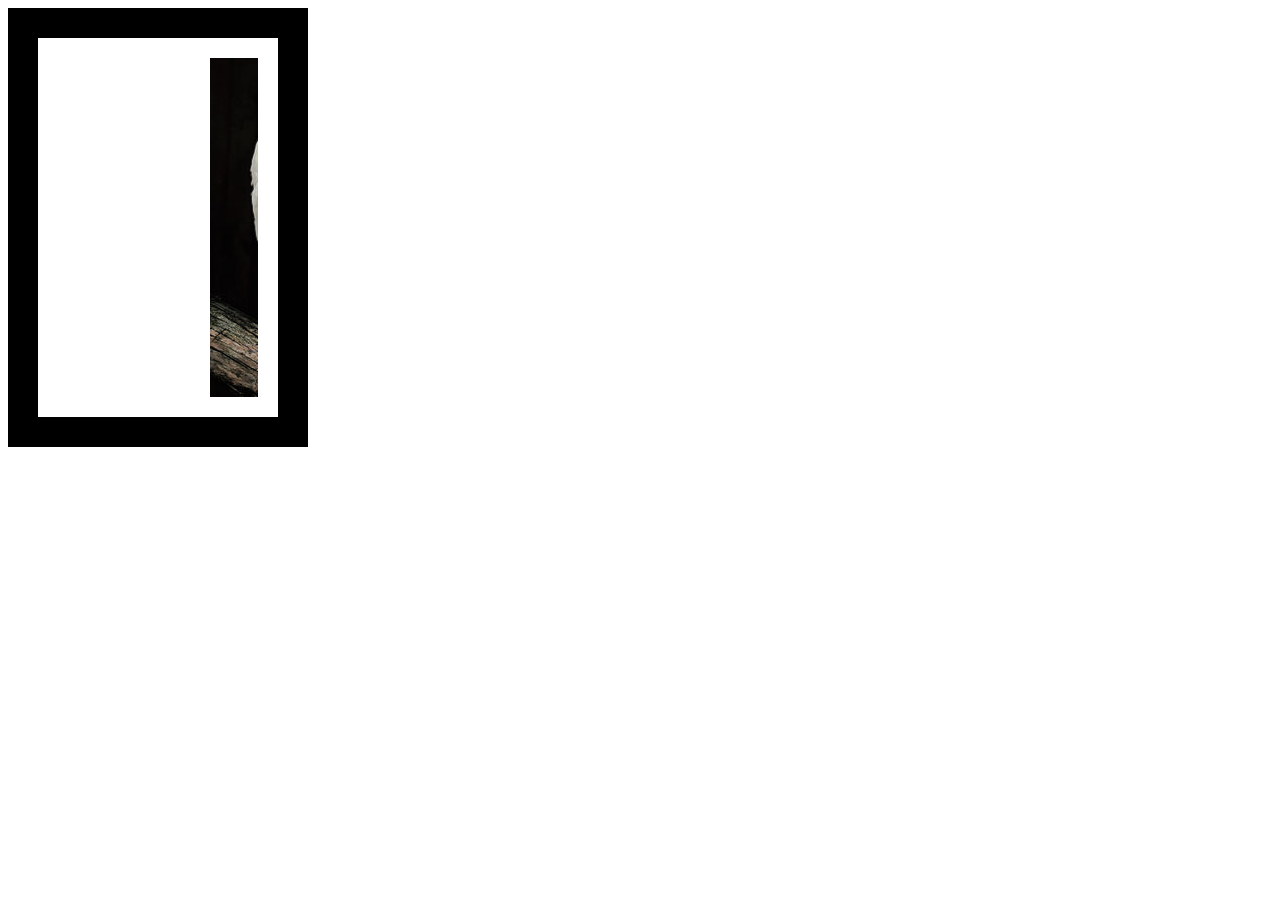
<file: slides/uncommon-css/border-image/index.html>
<html>
<style>
    @keyframes party {
        0% {
            border-image: repeating-linear-gradient(45deg, #f33, #3bf, #f33 30px) 10;
        }

        25% {
            border-image: repeating-linear-gradient(45deg, #f33, #3bf, #f33 30px) 20;
        }

        50% {
            border-image: repeating-linear-gradient(45deg, #f33, #3bf, #f33 30px) 30;
        }

        75% {
            border-image: repeating-linear-gradient(45deg, #f33, #3bf, #f33 30px) 20;
        }

        100% {
            border-image: url(../res/pic0.jpg);
        }
    }

    .box {
        animation: 1.5s party infinite;
        width: 200px;
        border: 30px solid;
        padding: 20px;
    }
</style>

<div class="box">
    <marquee>
        <img src="../res/pic0.jpg" />
    </marquee>
</div>



</html>
</file>
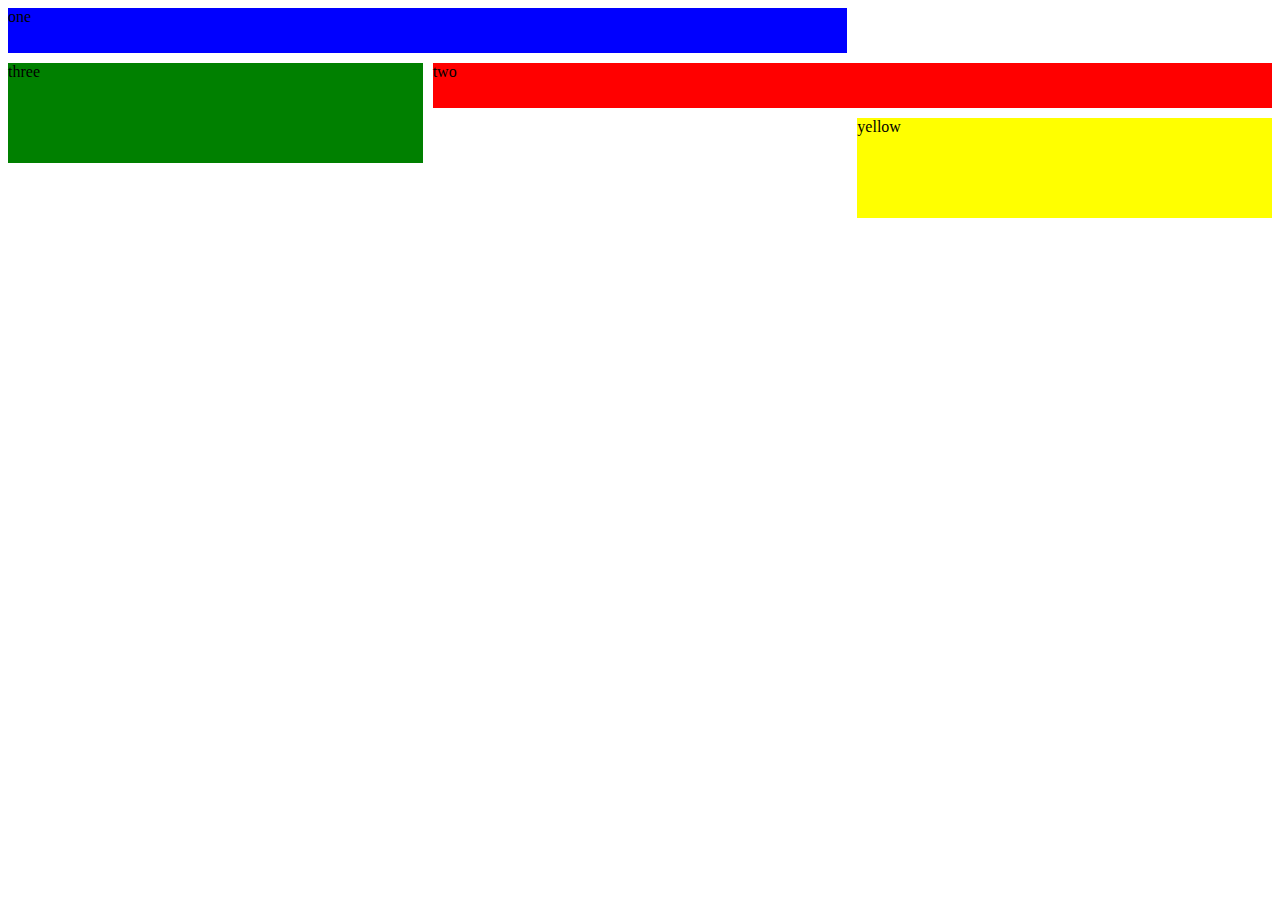
<file: slides/uncommon-css/grid/index.html>
<html>
<style>
    .grid {
        display: grid;
        grid-template-columns: 1fr 1fr 1fr;
        grid-auto-rows: 5vh;
        grid-gap: 10px;
    }

    .grid > div {
        height: 100%;
    }

    .one {
        grid-column: 1 / 3;
        background-color: blue;
    }

    .two {
        grid-column: 2 / 4;
        background-color: red;
    }

    .three {
        grid-column: 1 / 2;
        grid-row: 2 / 4;
        background-color: green;
    }

    .four {
        grid-column: 3 / 4;
        grid-row: 3 / 5;
        background-color: yellow;
    }
</style>

<div class="grid" style>
    <div class="one">one</div>
    <div class="two">two</div>
    <div class="three">three</div>
    <div class="four">yellow</div>
</div>

</html>
</file>
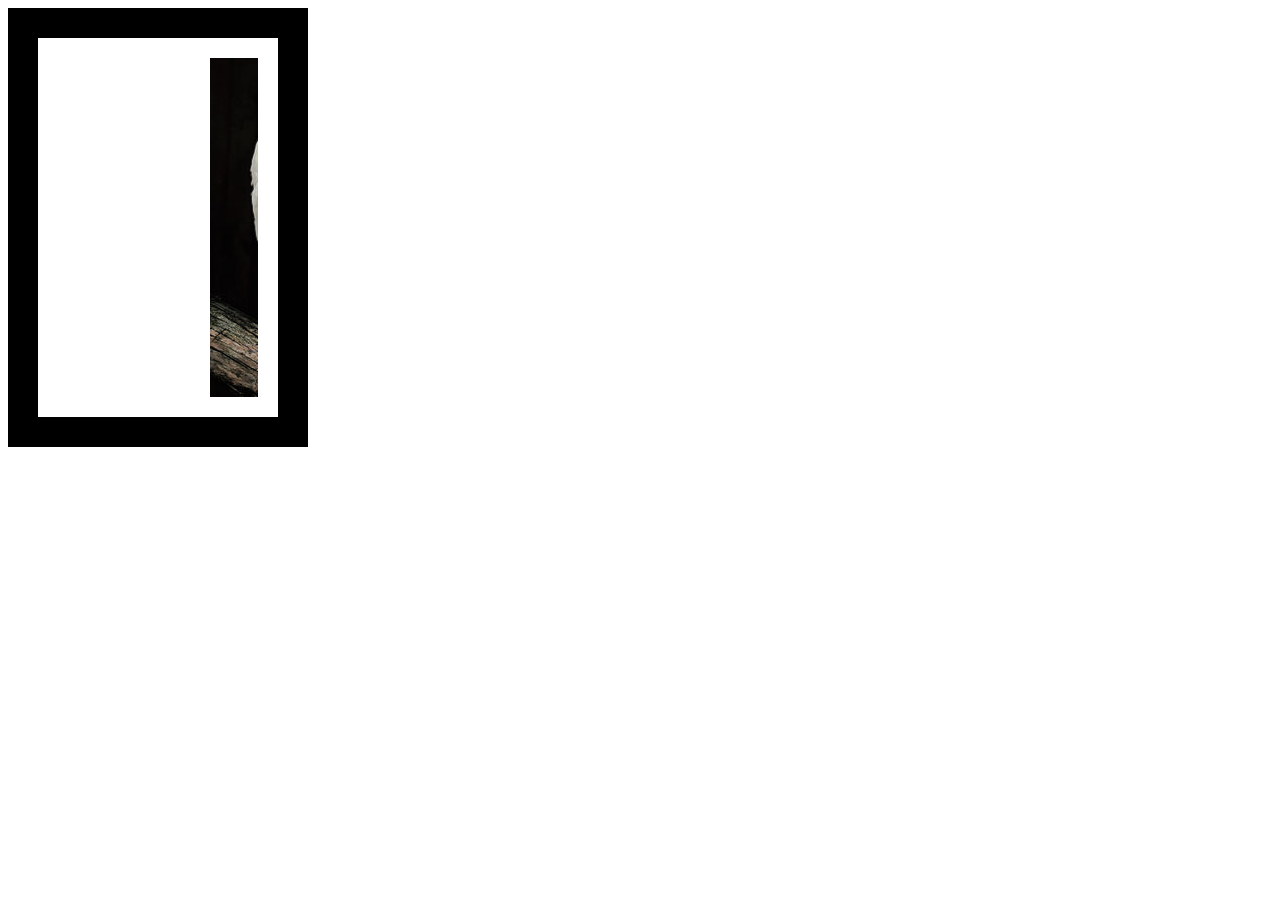
<file: slides/uncommon-css/e/border-image/index.html>
<html>
<style>
    @keyframes party {
        0% {
            border-image: repeating-linear-gradient(45deg, #f33, #3bf, #f33 30px) 10;
        }

        25% {
            border-image: repeating-linear-gradient(45deg, #f33, #3bf, #f33 30px) 20;
        }

        50% {
            border-image: repeating-linear-gradient(45deg, #f33, #3bf, #f33 30px) 30;
        }

        75% {
            border-image: repeating-linear-gradient(45deg, #f33, #3bf, #f33 30px) 20;
        }

        100% {
            border-image: url(../../res/pic0.jpg);
        }
    }

    .box {
        animation: 1.5s party infinite;
        width: 200px;
        border: 30px solid;
        padding: 20px;
    }
</style>

<div class="box">
    <marquee>
        <img src="../../res/pic0.jpg" />
    </marquee>
</div>



</html>
</file>
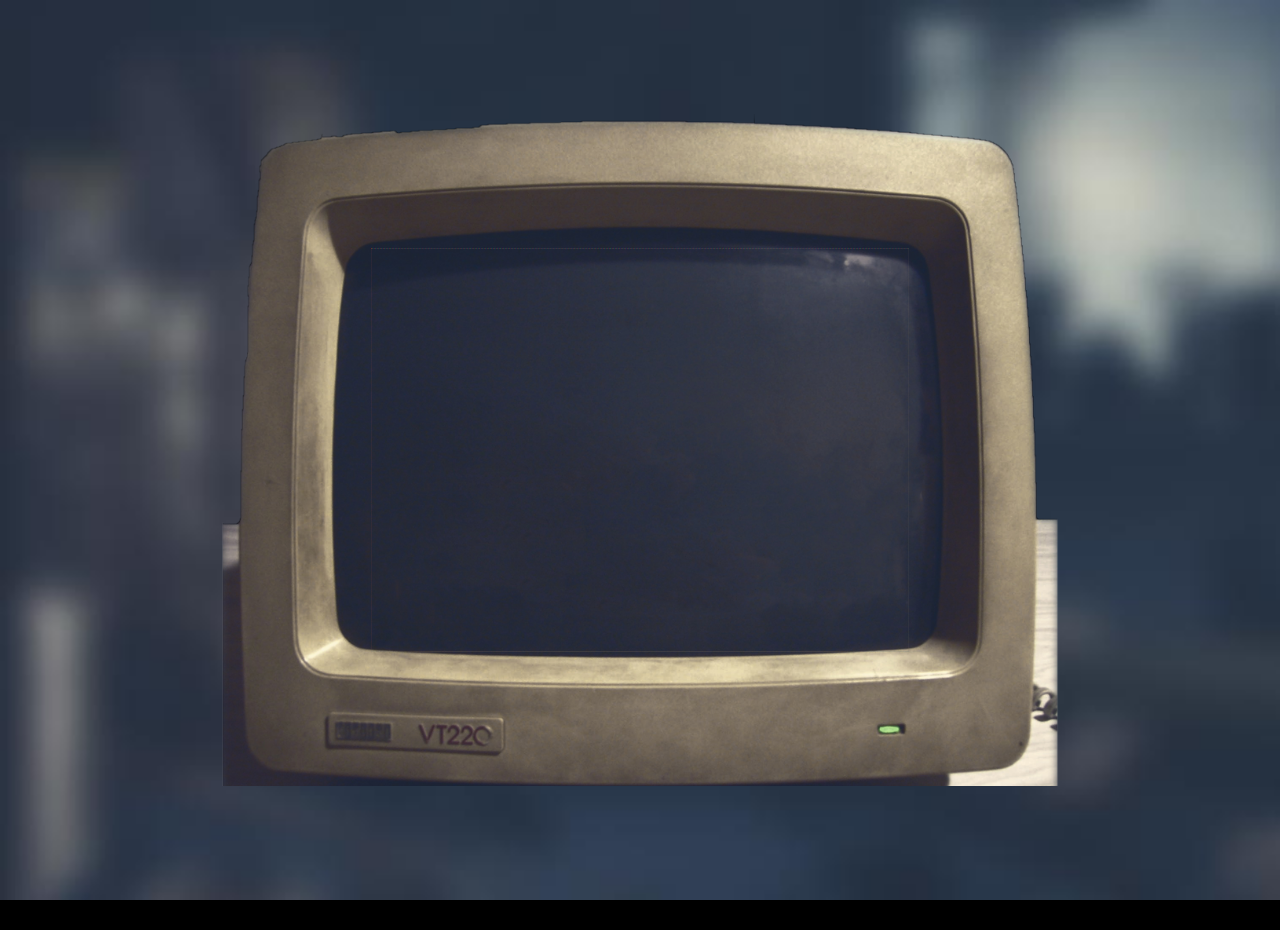
<file: slides/uncommon-css/e/curve/index.html>
<!DOCTYPE html>
<html>
  <head>
    <title>ＭＡＫＥＴＥＲＭ</title>
    <meta charset="UTF-8">
    <link rel="stylesheet" type="text/css" href="curve.css">
  </head>
  <body class="main-body" style="transform: scale(0.7);">
    <div class="monitor">
      <iframe class="screen" src="screen.html"></iframe>
    </div>
  </body>
</html>
</file>
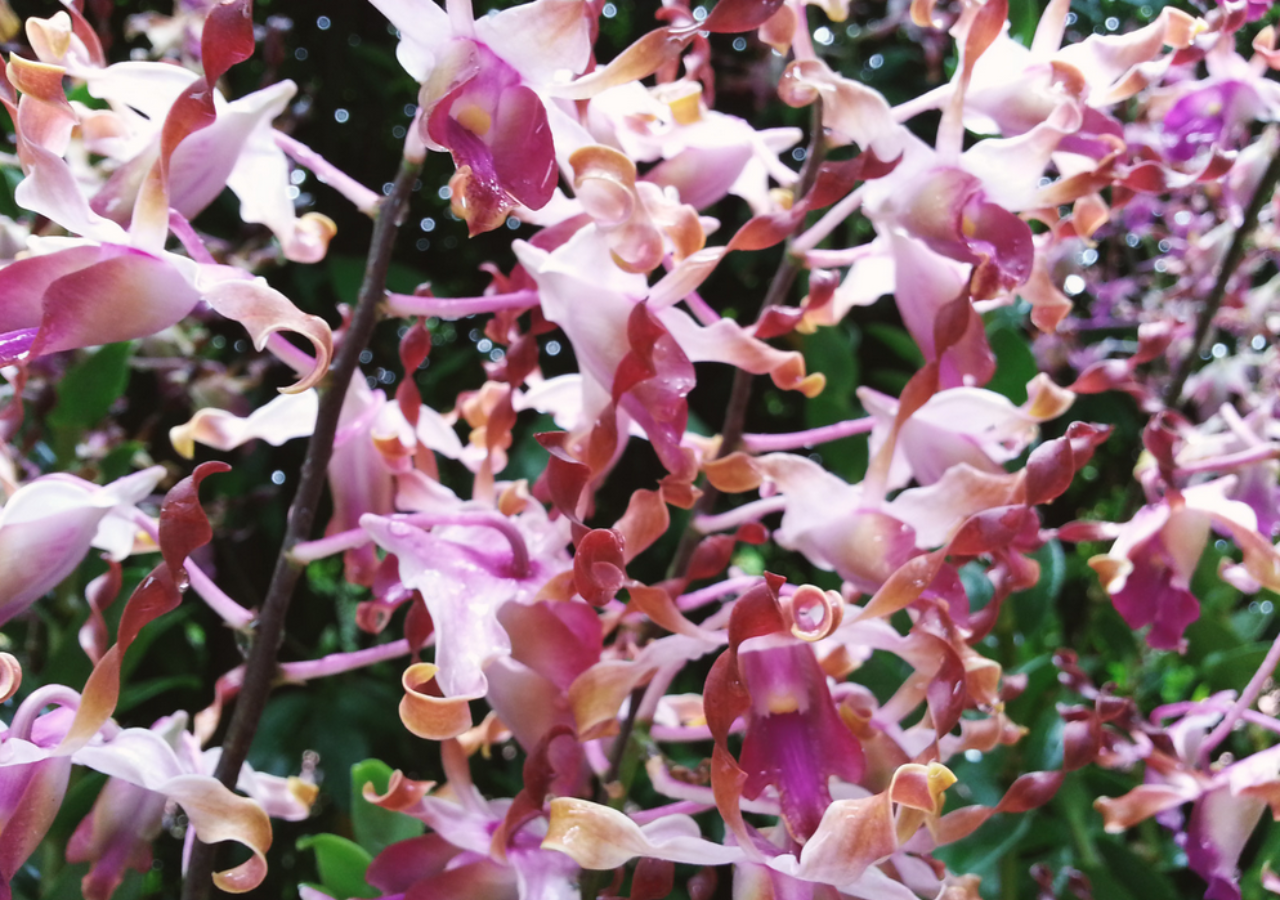
<file: slides/uncommon-css/e/filters/index.html>
<html>
<style>
    @keyframes party {
        0% {
            border-image: repeating-linear-gradient(45deg, #f33, #3bf, #f33 30px) 10;
        }

        25% {
            border-image: repeating-linear-gradient(45deg, #f33, #3bf, #f33 30px) 20;
        }

        50% {
            border-image: repeating-linear-gradient(45deg, #f33, #3bf, #f33 30px) 30;
        }

        75% {
            border-image: repeating-linear-gradient(45deg, #f33, #3bf, #f33 30px) 20;
        }

        100% {
            border-image: url(../../res/pic0.jpg);
        }
    }

    html, body {
        margin: 0;
        padding: 0;
    }

    body {
        display: flex;
        width: 100%;
        height: 100%;
        justify-content: center;
        align-items: center;
    }

    .bg {
        position: fixed;
        top: 0;
        left: 0;
        width: 100vw;
        height: 100vh;
        background-image: url(../../res/pic2.png);
        background-size: cover;
        filter: blur(10px);
    }

    .bg-noblur {
        position: fixed;
        top: 0;
        left: 0;
        width: 100vw;
        height: 100vh;
        background-image: url(../../res/pic2.png);
        background-size: cover;
        background-blend-mode: color;
        z-index: 120;
    }

    .box {
        width: 50vw;
        height: 50vh;
        background-color: #444;
        z-index: 100;
    }
</style>

<body>
    <div class="bg"></div>
    <div class="bg-noblur"></div>
<div class="box">
</div>
</body>


</html>
</file>
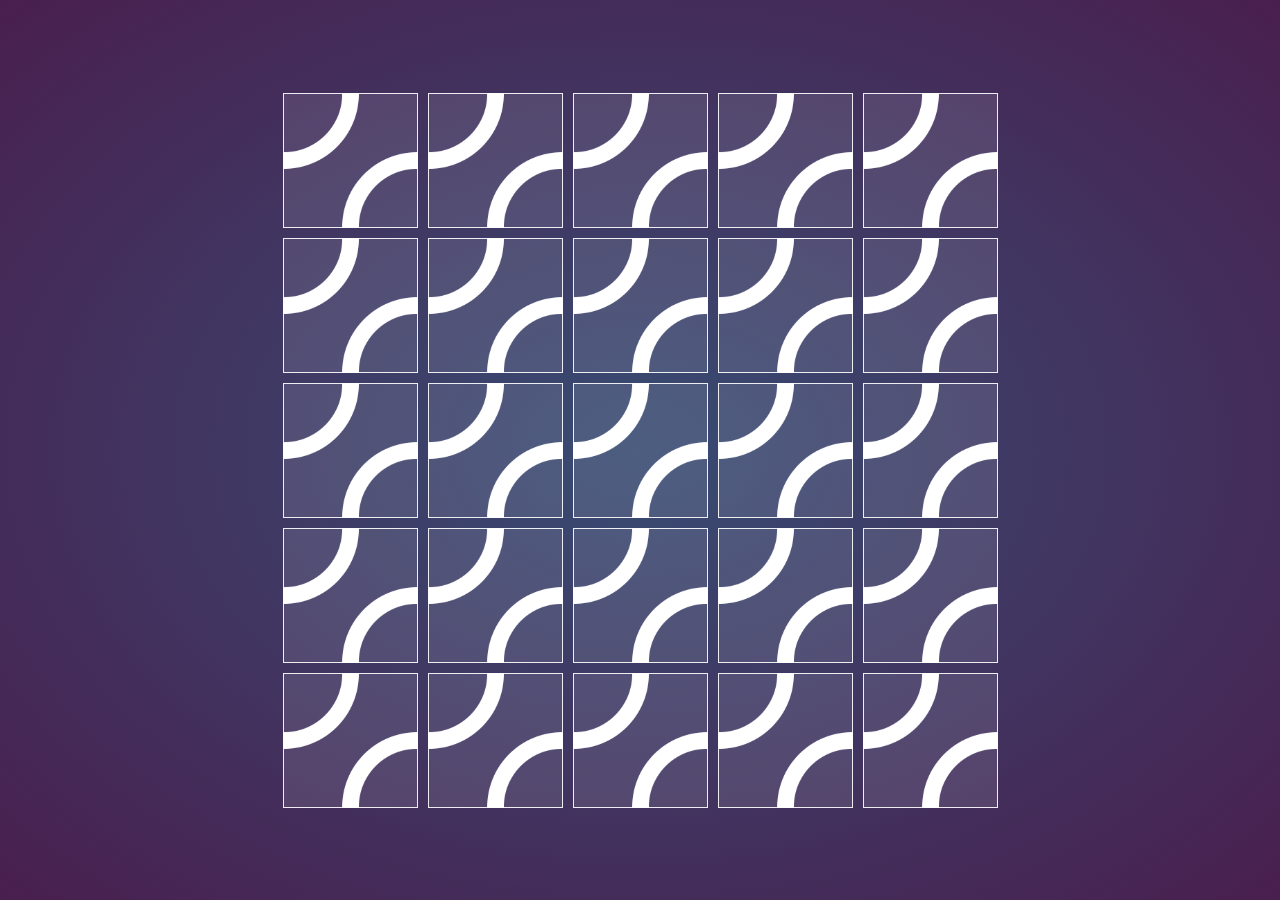
<file: slides/uncommon-css/e/matrix/index.html>
<html>
    <head>
        <style>
            html, body { margin: 0; height: 100%; width: 100%; }

            body {
                perspective: 500px;
                overflow: hidden;
                background: radial-gradient(ellipse at center, rgba(56,76,115,1) 0%, rgba(73,31,79,1) 100%);
                display: flex;
                justify-content: center;
                align-items: center;
            }

            .grid {
                display: grid;
                grid-template-columns: repeat(5, 15vh);
                grid-template-rows: repeat(5, 15vh);
                grid-gap: 10px;
            }

            .cell {
                border: solid 1px rgba(0, 0, 0, 0.9);
                background-color: rgba(0, 0, 0, 0.1);
                transition: transform 0.5s ease-out;
                background-image: url(../../res/truchet.png);
                background-size: contain;
                filter: invert(1);
            }

            .cell:hover {
                background-color: rgba(0, 0, 0, 0.9);
                transform: scale(0.5) rotateZ(90deg);
                transition: transform 0s;
            }
        </style>
    </head>


    <body onload='(function () {
        window.addEventListener("mousemove", (e) => {
            const xscale = 10 * ((window.innerWidth / 2) - e.clientX) / window.innerWidth;
            const yscale = 10 * ((window.innerHeight / 2) - e.clientY) / window.innerHeight;

            const el = document.getElementById("shake");
            el.style.transform = "translate3d(" + xscale + "px, " + yscale + "px, " + "0) " +
            "rotateX(" + yscale + "deg) " +
            "rotateY(" + -xscale + "deg)";
        });
    })()'>
        <div class="grid" id="shake">
            <div class="cell"></div>
            <div class="cell"></div>
            <div class="cell"></div>
            <div class="cell"></div>
            <div class="cell"></div>
            <div class="cell"></div>
            <div class="cell"></div>
            <div class="cell"></div>
            <div class="cell"></div>
            <div class="cell"></div>
            <div class="cell"></div>
            <div class="cell"></div>
            <div class="cell"></div>
            <div class="cell"></div>
            <div class="cell"></div>
            <div class="cell"></div>
            <div class="cell"></div>
            <div class="cell"></div>
            <div class="cell"></div>
            <div class="cell"></div>
            <div class="cell"></div>
            <div class="cell"></div>
            <div class="cell"></div>
            <div class="cell"></div>
            <div class="cell"></div>
        </div>
    </body>
</html>
</file>
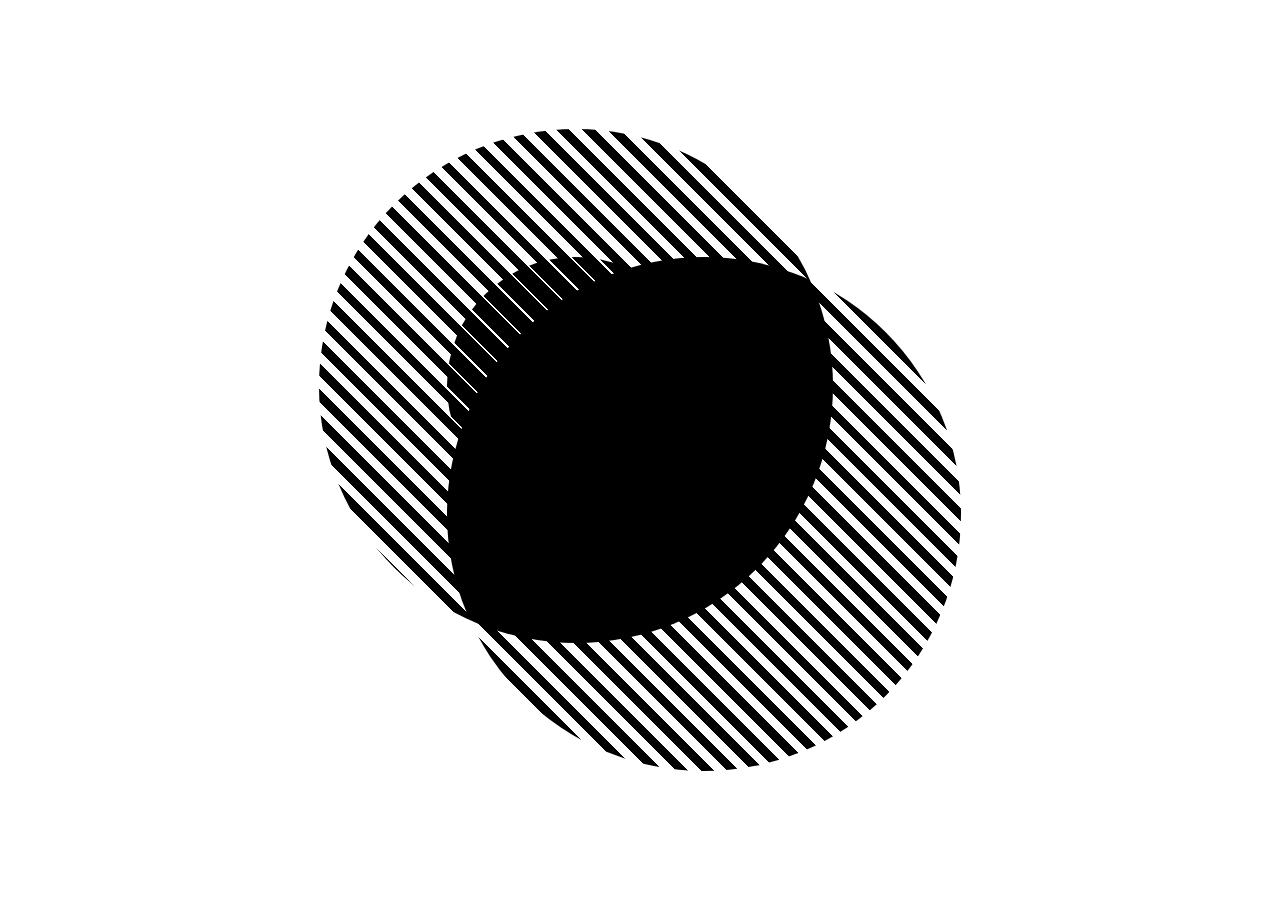
<file: slides/uncommon-css/e/repeating-linear-gradient/index.html>
<html>

<head>
    <style>
        html,
        body {
            width: 100%;
            height: 100%;
            margin: 0;
            padding: 0;
            display: flex;
            justify-content: center;
            align-items: center;
            background-color: white;
        }

        .grid {
            display: grid;
            grid-template-columns: repeat(7, calc(100vh / 7));
            grid-template-rows: repeat(7, calc(100vh / 7));
            align-items: center;
            justify-content: center;
            width: 100%;
            height: 100%;
        }

        @keyframes rotate {
            from { transform: rotate(0) }
            to { transform: rotate(360deg) }
        }

        .cell { height: 100%; }

        .one {
            animation: rotate linear 24s infinite;
            grid-column: 3 / 7;
            grid-row: 3 / 7;
            background: repeating-linear-gradient( 45deg,
            black,
            black 1vh,
            transparent 1vh,
            transparent 2vh);
            border-radius: 50%;
            background-color: transparent;
        }

        .two {
            animation: rotate linear 12s infinite;
            grid-column: 2 / 6;
            grid-row: 2 / 6;
            background: repeating-linear-gradient( 45deg,
            transparent,
            transparent 1vh,
            black 1vh,
            black 2vh);
            background-color: transparent;
            border-radius: 50%;
            z-index: 100;
        }

        .three {
            animation: rotate 12s linear infinite reverse;
            grid-column: 3 / 5;
            grid-row: 3 / 5;
            background: repeating-linear-gradient( 45deg,
            black,
            black 1vh,
            transparent 1vh,
            transparent 2vh);
            background-color: transparent;
            border-radius: 50%;
            z-index: 100;
        }
    </style>
</head>

<body>
    <div class="grid" style="margin: auto auto;">
        <div class="cell one"></div>
        <div class="cell two"></div>
        <div class="cell three"></div>
    </div>
</body>

</html>
</file>
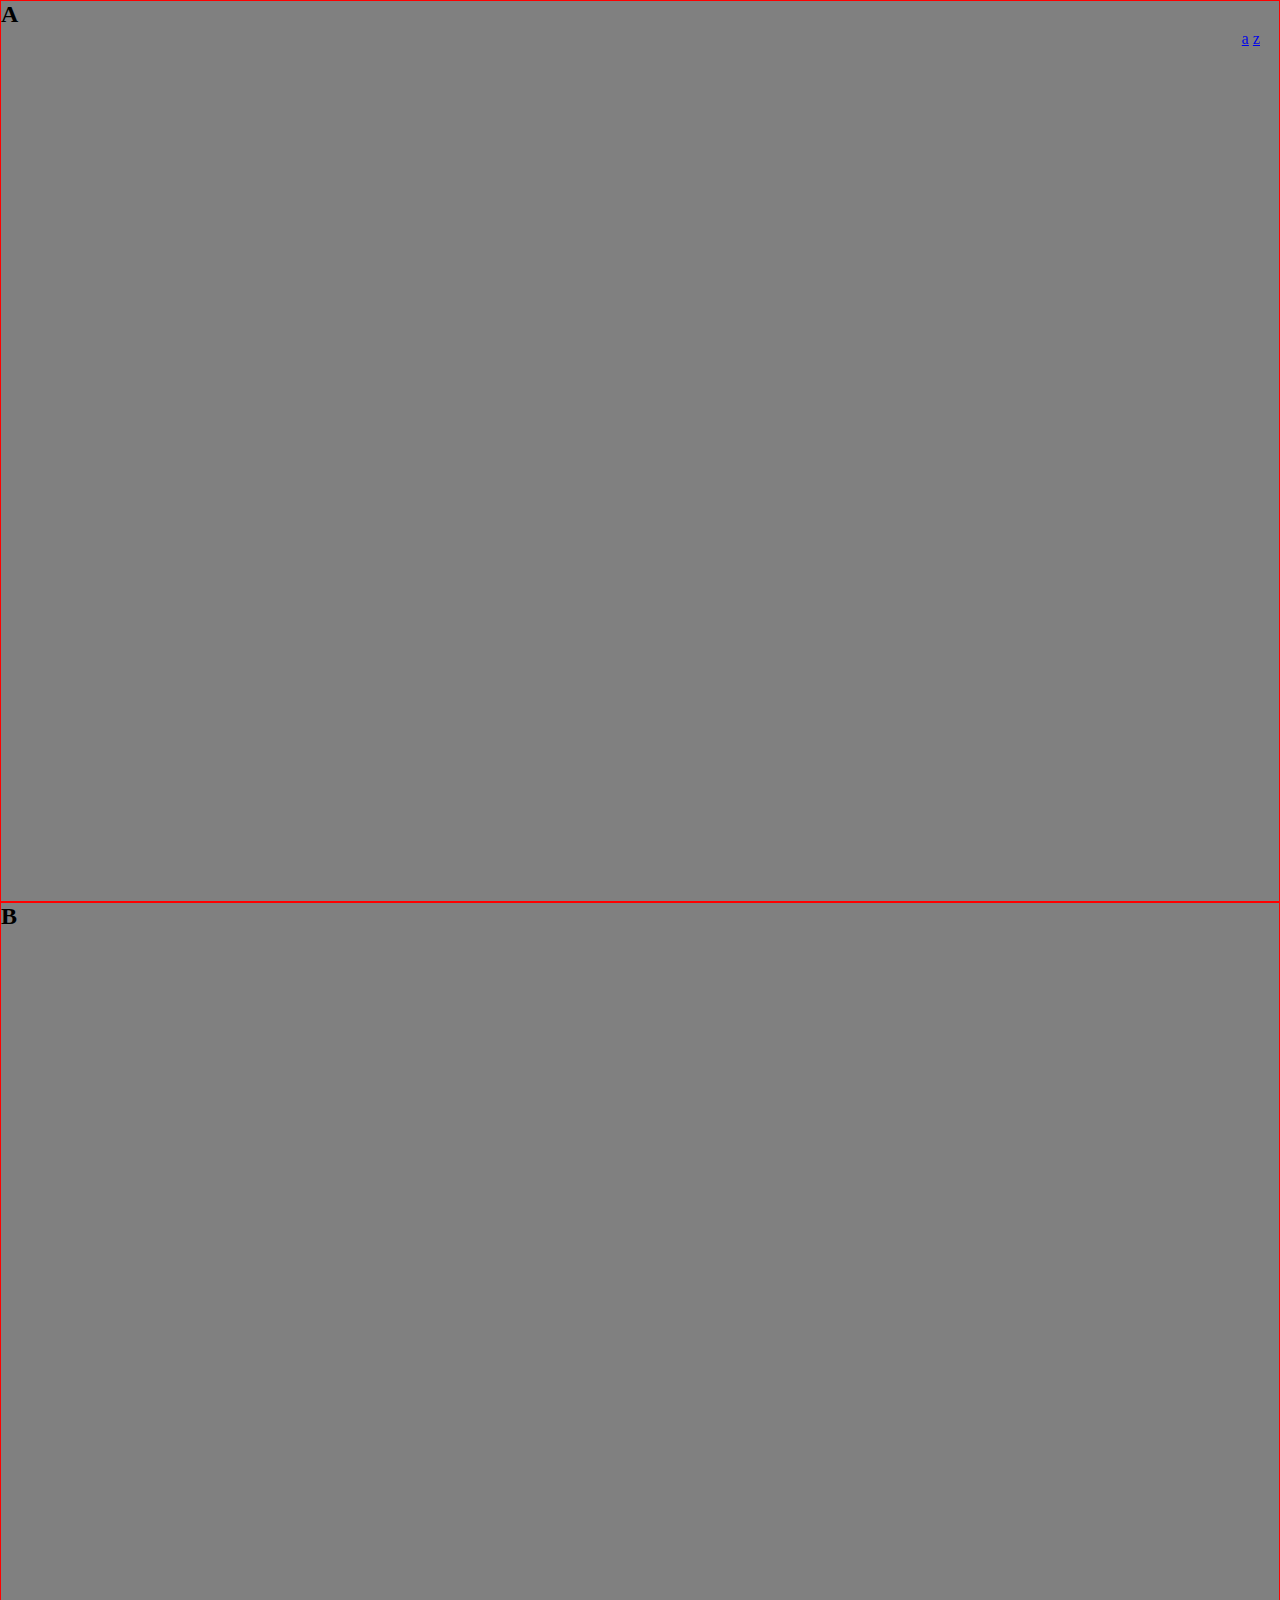
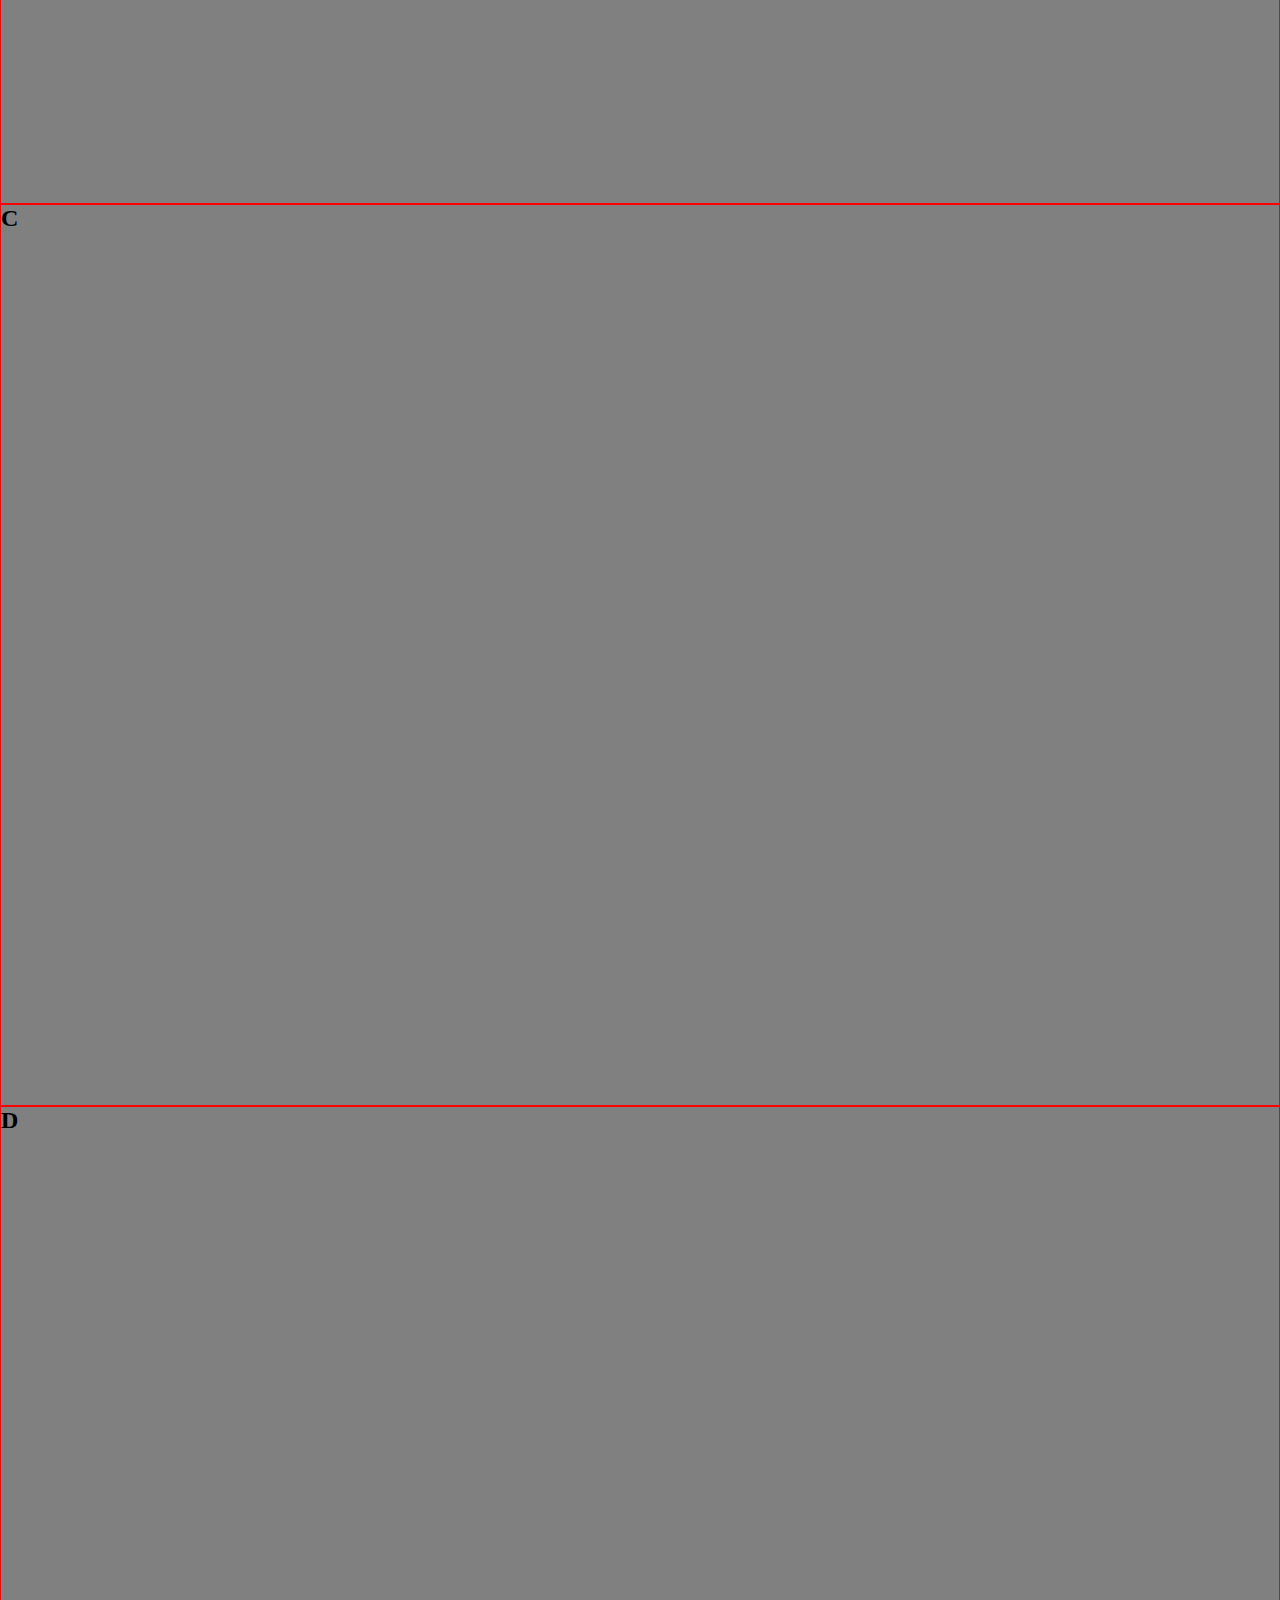
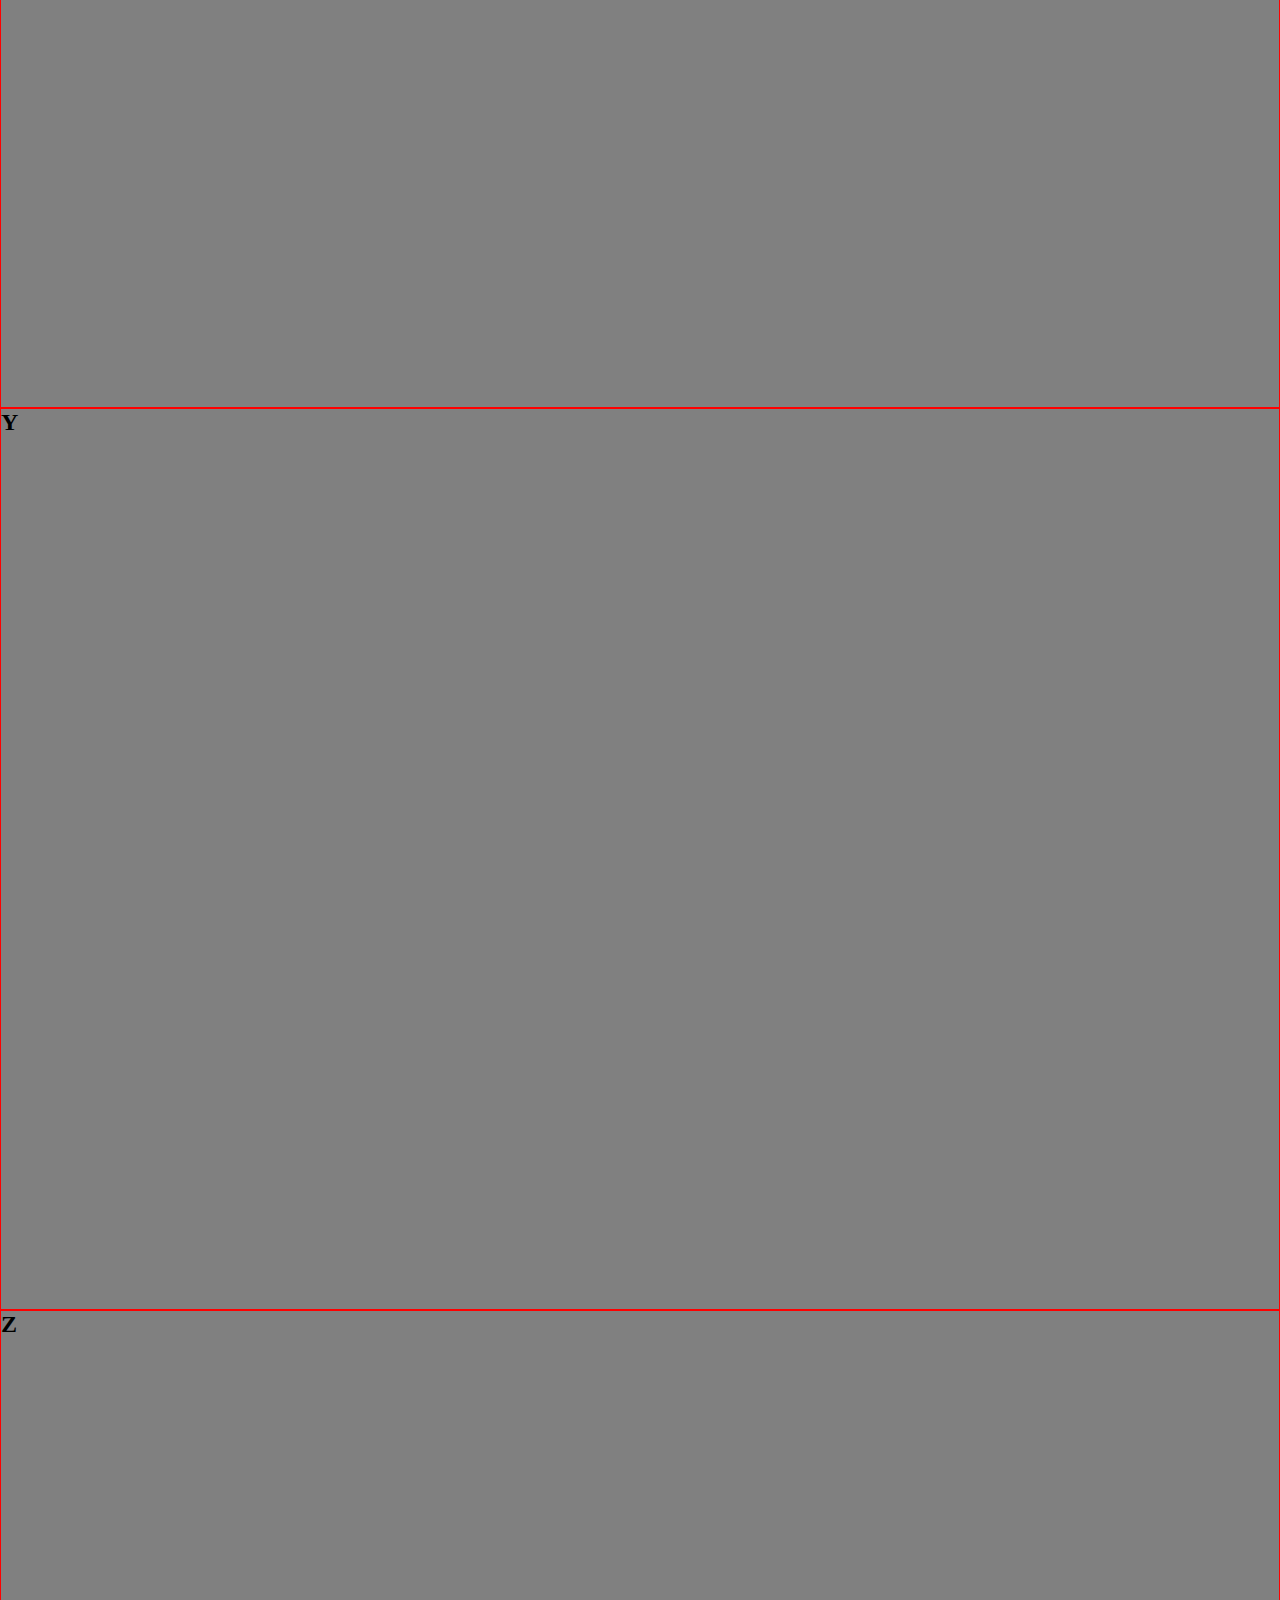
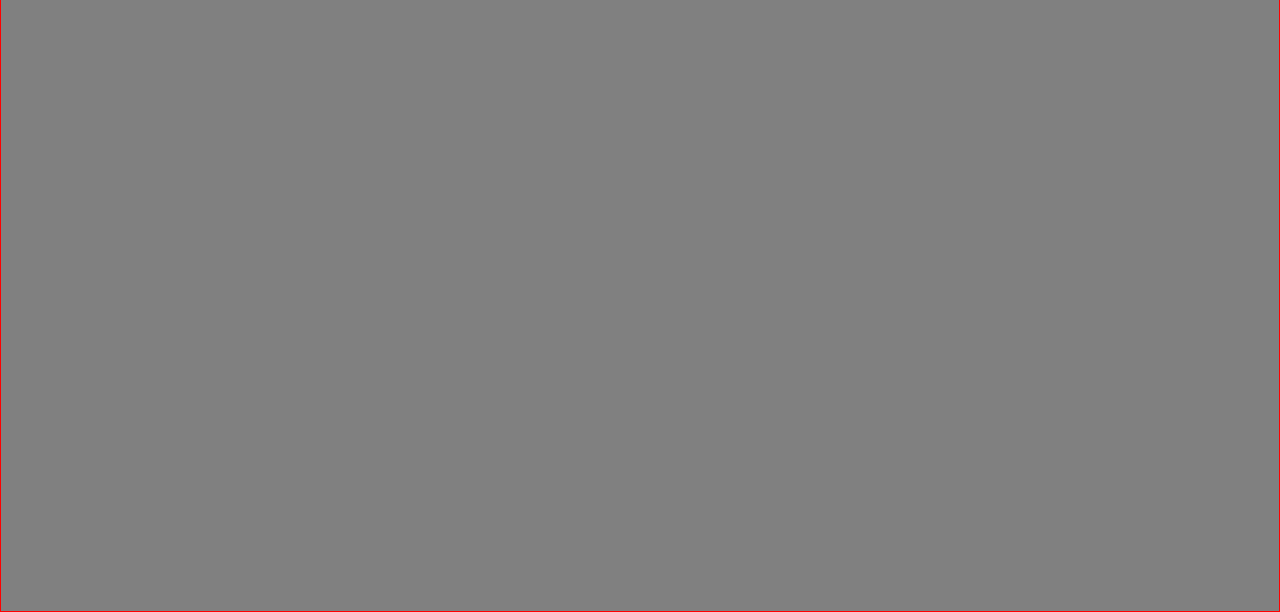
<file: slides/uncommon-css/e/scroll-behavior/index.html>
<html>

<body style="scroll-behavior: smooth; scroll-snap-type: mandatory; scroll-snap-points-y: repeat(100vh); overscroll-behavior: contain;">
    <style>
        html,
        body {
            padding: 0;
            margin: 0;
        }

        h2 {
            height: 100vh;
            border: solid 1px red;
            background-color: grey;
            margin: 0;
            padding: 0;
        }
    </style>

    <nav style="position: fixed; top: 10px; right: 0; padding: 20px;">
        <a href="#a">a</a>
        <a href="#z">z</a>
    </nav>

    <h2 id="a">A</h2>
    <h2 id="b">B</h2>
    <h2 id="c">C</h2>
    <h2 id="d">D</h2>
    <h2 id="y">Y</h2>
    <h2 id="z">Z</h2>
</body>

</html>
</file>
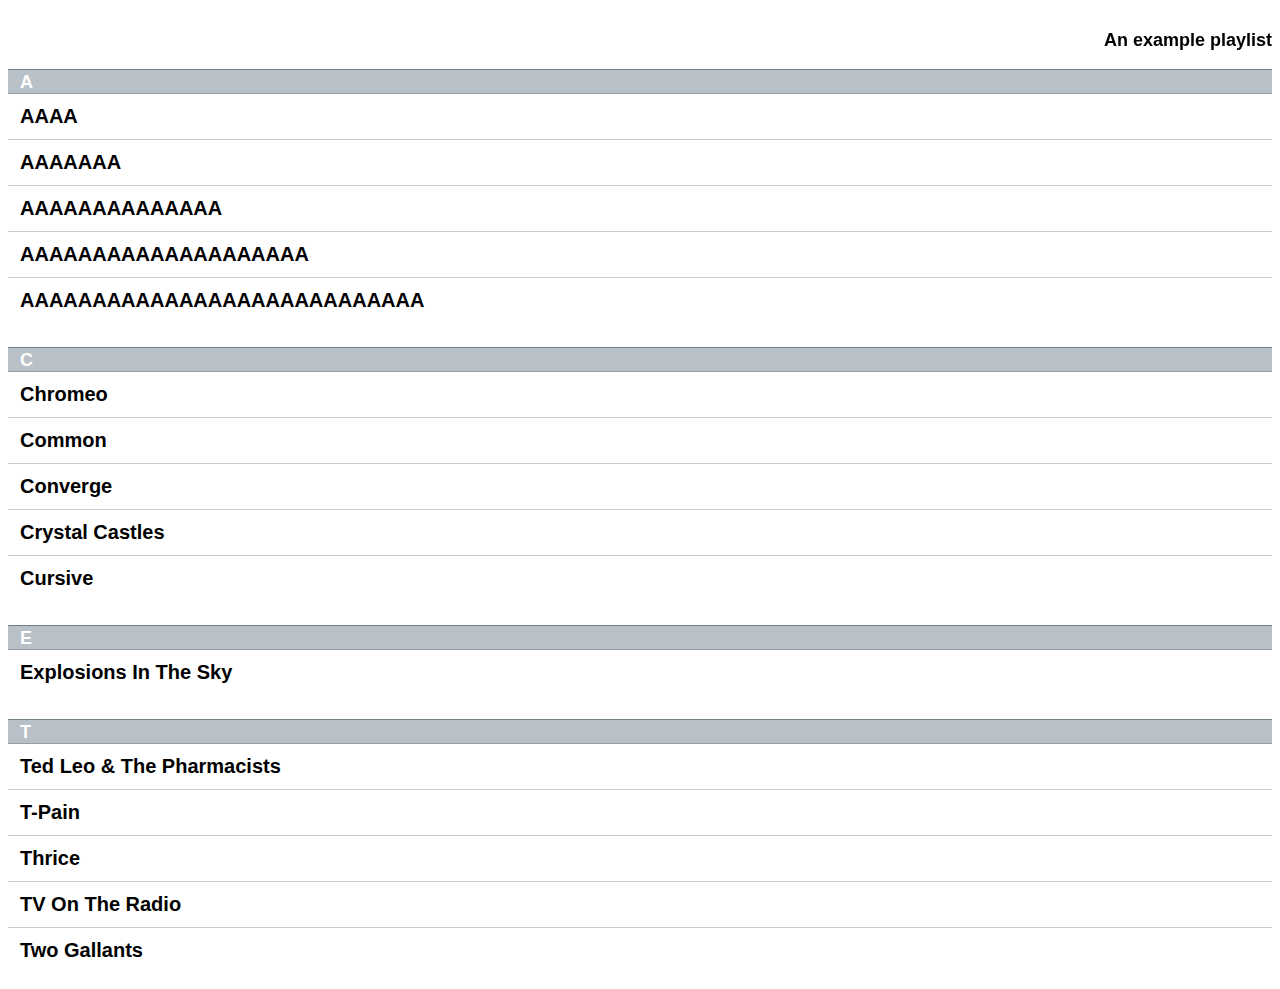
<file: slides/uncommon-css/e/sticky/index.html>
<html>

<body>

    <style>
        h1 {
            position: sticky;
            top: 30px;
            font: bold 18px/21px Helvetica, Arial, sans-serif;
            text-align: right;
            z-index: 1000;
        }

        * {
            box-sizing: border-box;
        }

        dl>div {
            background: #FFF;
            padding: 24px 0 0 0;
        }

        dt {
            background: #B8C1C8;
            border-bottom: 1px solid #989EA4;
            border-top: 1px solid #717D85;
            color: #FFF;
            font: bold 18px/21px Helvetica, Arial, sans-serif;
            margin: 0;
            padding: 2px 0 0 12px;
            position: -webkit-sticky;
            position: sticky;
            top: -1px;
        }

        dd {
            font: bold 20px/45px Helvetica, Arial, sans-serif;
            margin: 0;
            padding: 0 0 0 12px;
            white-space: nowrap;
        }

        dd+dd {
            border-top: 1px solid #CCC;
        }
    </style>

    <h1>An example playlist</h1>

    <dl>
        <div>
            <dt>A</dt>
            <dd>AAAA</dd>
            <dd>AAAAAAA</dd>
            <dd>AAAAAAAAAAAAAA</dd>
            <dd>AAAAAAAAAAAAAAAAAAAA</dd>
            <dd>AAAAAAAAAAAAAAAAAAAAAAAAAAAA</dd>
        </div>
        <div>
            <dt>C</dt>
            <dd>Chromeo</dd>
            <dd>Common</dd>
            <dd>Converge</dd>
            <dd>Crystal Castles</dd>
            <dd>Cursive</dd>
        </div>
        <div>
            <dt>E</dt>
            <dd>Explosions In The Sky</dd>
        </div>
        <div>
            <dt>T</dt>
            <dd>Ted Leo &amp; The Pharmacists</dd>
            <dd>T-Pain</dd>
            <dd>Thrice</dd>
            <dd>TV On The Radio</dd>
            <dd>Two Gallants</dd>
        </div>
    </dl>

</body>

</html>
</file>
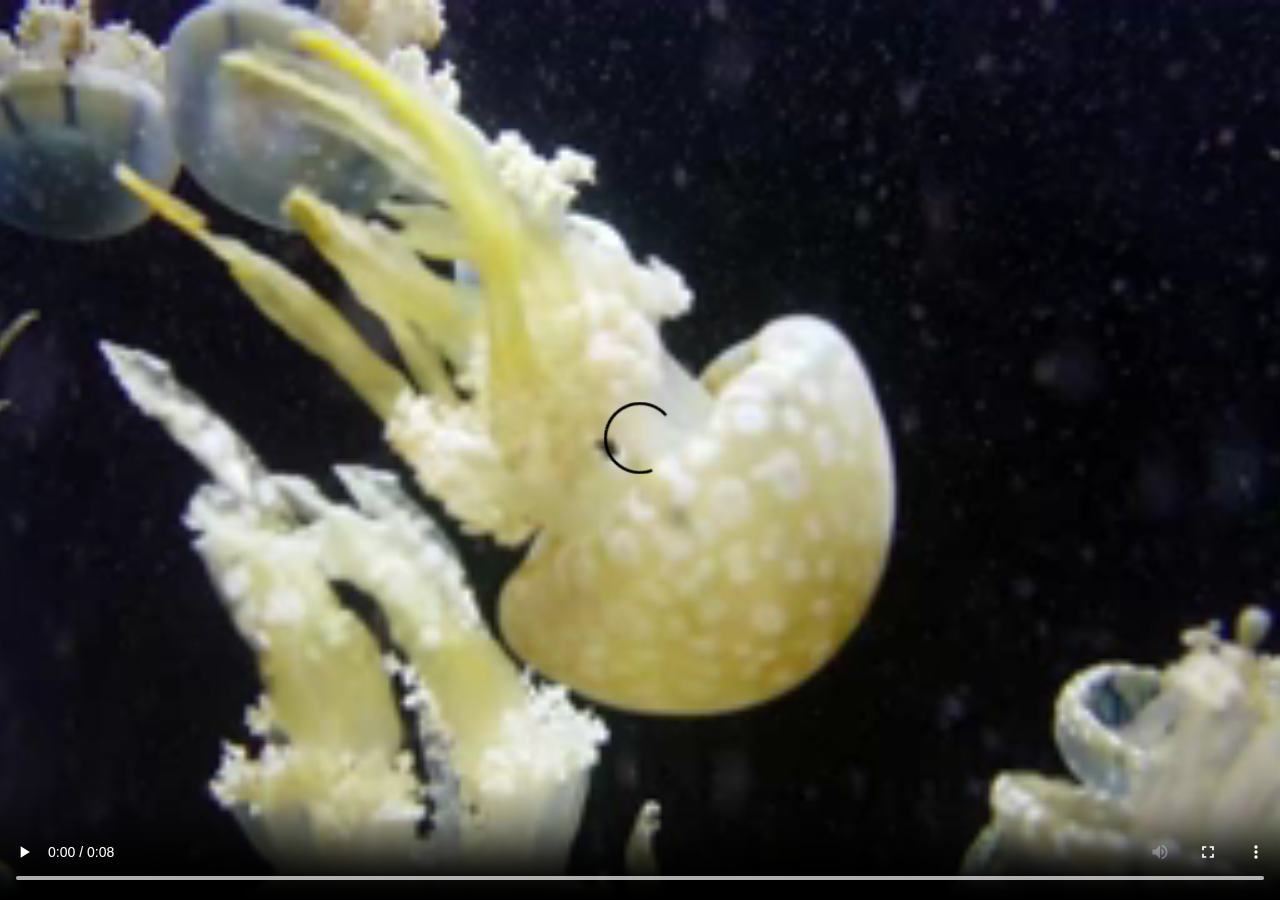
<file: slides/uncommon-css/e/webvtt/index.html>
<html>
    <body>
        <style>
            html, body {
                width: 100%;
                height: 100%;
                padding: 0;
                margin: 0;
            }

            video {
                height: 100%;
                width: 100%;
                margin: 0 auto;
                object-fit: cover;
            }

            video::cue {
                font-size: 36px;
            }

            video::cue(b) {
                color: red !important;
            }
        </style>

        <video src="../../res/vid.webm" autoplay loop controls>
            <track default src="sub.vtt">
        </video>
    </body>
</html>
</file>
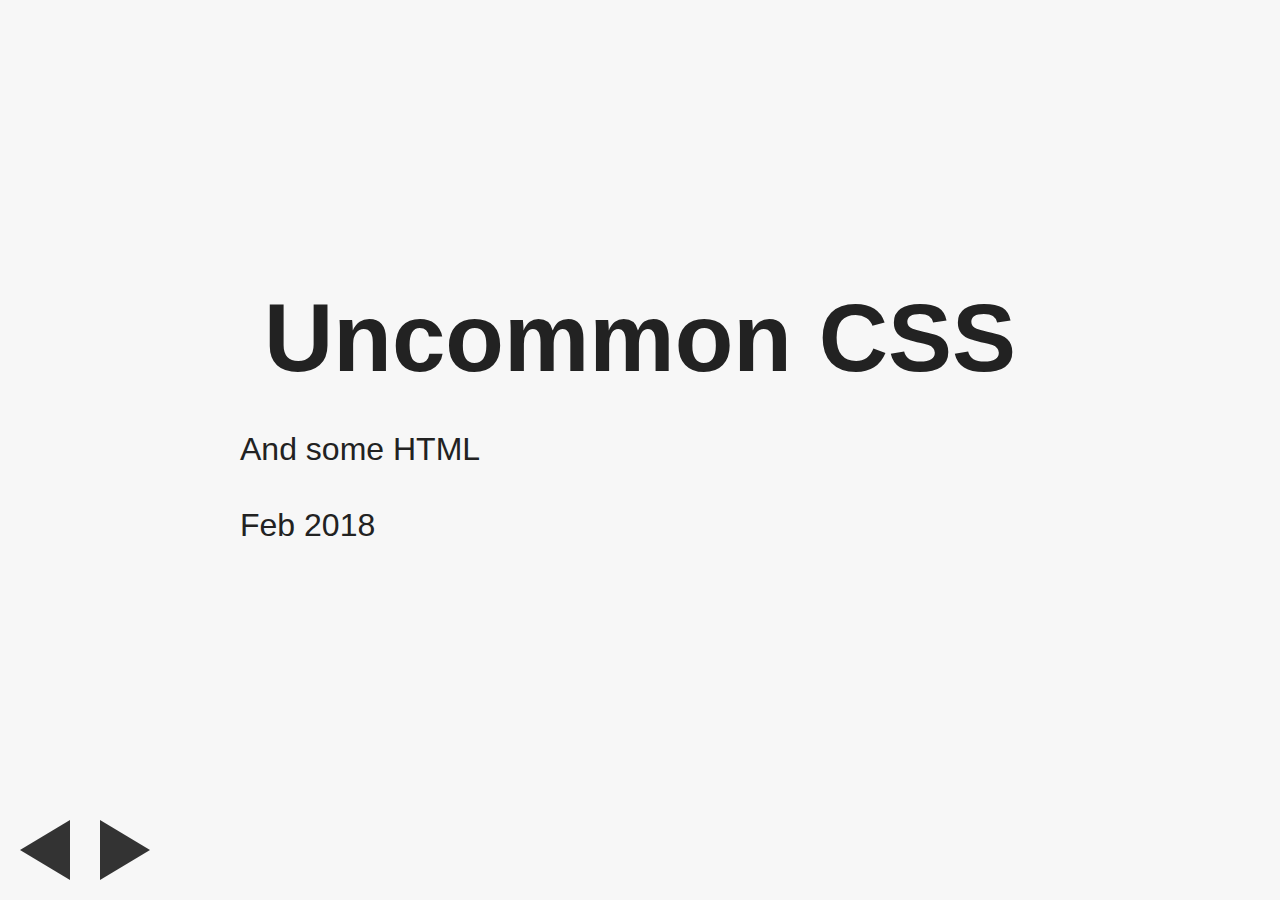
<file: slides/uncommon-css/presentation.html>
<!doctype html>
<html>
<head>
  <meta charset="utf-8">
  <meta name="viewport" content="width=device-width, initial-scale=1.0, maximum-scale=1.0, user-scalable=0">
  <title>Basic Example</title>
  <style type="text/css">
    body {
  font-family: 'Helvetica Neue', Helvetica, Arial, sans-serif;
  color: #222;
  font-size: 100%;
}

.slide {
  position: absolute;
  top: 0; bottom: 0;
  left: 0; right: 0;
  background-color: #f7f7f7;
}

.slide-content {
  width: 800px;
  height: 600px;
  overflow: hidden;
  margin: 80px auto 0 auto;
  padding: 30px;

  font-weight: 200;
  font-size: 200%;
  line-height: 1.375;
}

.controls {
  position: absolute;
  bottom: 20px;
  left: 20px;
}

.arrow {
  width: 0; height: 0;
  border: 30px solid #333;
  float: left;
  margin-right: 30px;

  -webkit-touch-callout: none;
  -webkit-user-select: none;
  -khtml-user-select: none;
  -moz-user-select: none;
  -ms-user-select: none;
  user-select: none;
}

.prev {
  border-top-color: transparent;
  border-bottom-color: transparent;
  border-left-color: transparent;

  border-left-width: 0;
  border-right-width: 50px;
}

.next {
  border-top-color: transparent;
  border-bottom-color: transparent;
  border-right-color: transparent;

  border-left-width: 50px;
  border-right-width: 0;
}

.prev:hover {
  border-right-color: #888;
  cursor: pointer;
}

.next:hover {
  border-left-color: #888;
  cursor: pointer;
}

h1 {
  font-size: 300%;
  line-height: 1.2;
  text-align: center;
  margin: 170px 0 0;
}

h2 {
  font-size: 100%;
  line-height: 1.2;
  margin: 5px 0;
  text-align: center;
  font-weight: 200;
}

h3 {
  font-size: 140%;
  line-height: 1.2;
  border-bottom: 1px solid #aaa;
  margin: 0;
  padding-bottom: 15px;
}

ul {
  padding: 20px 0 0 60px;
  font-weight: 200;
  line-height: 1.375;
}

.author h1 {
  font-size: 170%;
  font-weight: 200;
  text-align: center;
  margin-bottom: 30px;
}

.author h3 {
  font-weight: 100;
  text-align: center;
  font-size: 95%;
  border: none;
}

a {
  text-decoration: none;
  color: #44a4dd;
}

a:hover {
  color: #66b5ff;
}

pre {
  font-size: 60%;
  line-height: 1.3;
}

.progress {
  position: fixed;
  top: 0; left: 0; right: 0;
  height: 3px;
  z-index: 1;
}

.progress-bar {
  width: 0%;
  height: 3px;
  background-color: #b4b4b4;

  -webkit-transition: width 0.05s ease-out;
  -moz-transition: width 0.05s ease-out;
  -o-transition: width 0.05s ease-out;
  transition: width 0.05s ease-out;
}

.hidden {
  display: none;
}

@media (max-width: 850px) {

  body {
    font-size: 70%;
  }

  .slide-content {
    width: auto;
  }

  img {
    width: 100%;
  }

  h1 {
    margin-top: 120px;
  }

  .prev, .prev:hover {
    border-right-color: rgba(135, 135, 135, 0.5);
  }

  .next, .next:hover {
    border-left-color: rgba(135, 135, 135, 0.5);
  }
}

@media (max-width: 480px) {
  body {
    font-size: 50%;
    overflow: hidden;
  }

  .slide-content {
    padding: 10px;
    margin-top: 10px;
    height: 340px;
  }

  h1 {
    margin-top: 50px;
  }

  ul {
    padding-left: 25px;
  }
}

@media print {
  * {
    -webkit-print-color-adjust: exact;
  }

  @page {
    size: letter;
  }

  .hidden {
    display: inline;
  }

  html {
    width: 100%;
    height: 100%;
    overflow: visible;
  }

  body {
    margin: 0 auto !important;
    border: 0;
    padding: 0;
    float: none !important;
    overflow: visible;
    background: none !important;
    font-size: 52%;
  }

  .progress, .controls {
    display: none;
  }

  .slide {
    position: static;
  }

  .slide-content {
    border: 1px solid #222;
    margin-top: 0;
    margin-bottom: 40px;
    height: 3.5in;
    overflow: visible;
  }

  .slide:nth-child(even) {
    /* 2 slides per page */
    page-break-before: always;
  }
}

/*

github.com style (c) Vasily Polovnyov <vast@whiteants.net>

*/

.hljs {
  display: block;
  overflow-x: auto;
  padding: 0.5em;
  color: #333;
  background: #f8f8f8;
}

.hljs-comment,
.hljs-quote {
  color: #998;
  font-style: italic;
}

.hljs-keyword,
.hljs-selector-tag,
.hljs-subst {
  color: #333;
  font-weight: bold;
}

.hljs-number,
.hljs-literal,
.hljs-variable,
.hljs-template-variable,
.hljs-tag .hljs-attr {
  color: #008080;
}

.hljs-string,
.hljs-doctag {
  color: #d14;
}

.hljs-title,
.hljs-section,
.hljs-selector-id {
  color: #900;
  font-weight: bold;
}

.hljs-subst {
  font-weight: normal;
}

.hljs-type,
.hljs-class .hljs-title {
  color: #458;
  font-weight: bold;
}

.hljs-tag,
.hljs-name,
.hljs-attribute {
  color: #000080;
  font-weight: normal;
}

.hljs-regexp,
.hljs-link {
  color: #009926;
}

.hljs-symbol,
.hljs-bullet {
  color: #990073;
}

.hljs-built_in,
.hljs-builtin-name {
  color: #0086b3;
}

.hljs-meta {
  color: #999;
  font-weight: bold;
}

.hljs-deletion {
  background: #fdd;
}

.hljs-addition {
  background: #dfd;
}

.hljs-emphasis {
  font-style: italic;
}

.hljs-strong {
  font-weight: bold;
}

iframe {
    width: 100%;
    height: 100%;
    border: 0;
    outline: 0;
}

  </style>
    <script async src="http://localhost:35729/livereload.js"></script>
</head>
<body>
    <div class="progress">
    <div class="progress-bar"></div>
  </div>

  <div class="slide" id="slide-1">
    <section class="slide-content"><h1 id="uncommon-css">Uncommon CSS</h1>
<p>And some HTML</p>
<p>Feb 2018</p>
</section>
  </div>
  <div class="slide hidden" id="slide-2">
    <section class="slide-content"><h2 id="new">New</h2>
<p><code>display: grid</code></p>
<iframe src="grid/index.html"></iframe></section>
  </div>
  <div class="slide hidden" id="slide-3">
    <section class="slide-content"><h2 id="old">Old</h2>
<p><code>border-image</code></p>
<iframe src="border-image/index.html"></iframe></section>
  </div>
  <div class="slide hidden" id="slide-4">
    <section class="slide-content"><h2 id="useless-">Useless?</h2>
<p><code>caret-color: red</code></p>
<input type="text" style="caret-color: red; font-size: 3em; width: 100%;" placeholder="hello!"></section>
  </div>
  <div class="slide hidden" id="slide-5">
    <section class="slide-content"><h1 id="insert-good-bad-ugly-edit">insert good bad ugly edit</h1>
</section>
  </div>
  <div class="slide hidden" id="slide-6">
    <section class="slide-content"><p>&vellip;</p>
<pre style="font-size: 75%">
text-underline-color    N/A    0.00%
grid    3    0.00%
text-line-through-color    N/A    0.00%
text-line-through-width    N/A    0.00%
justify-self    3    0.00%
text-line-through-style    N/A    0.00%
text-overline-color    N/A    0.00%
mask-source-type    3    0.00%
grid-auto-columns    3    0.00%
grid-auto-rows    3    0.00%
grid-template-areas    3    0.00%
text-line-through-mode    N/A    0.00%
text-overline-mode    N/A    0.00%
text-overline-style    N/A    0.00%
text-underline-width    N/A    0.00%
text-underline-mode    N/A    0.00%
text-overline-width    N/A    0.00%
</pre>

<p><a href="https://docs.google.com/spreadsheets/d/1CxLS8w8GwK-2euVErrqpUUb76PiZa6w5h5EnGsL9KFs/edit#gid=555855884">Source</a></p>
</section>
  </div>
  <div class="slide hidden" id="slide-7">
    <section class="slide-content"><h1 id="every-rule-is-a-good-rule">Every rule is a good rule</h1>
</section>
  </div>
  <div class="slide hidden" id="slide-8">
    <section class="slide-content"><h1 id="cursor">Cursor</h1>
<p>(gif)</p>
</section>
  </div>
  <div class="slide hidden" id="slide-9">
    <section class="slide-content"><h1 id="grid">Grid</h1>
</section>
  </div>
  <div class="slide hidden" id="slide-10">
    <section class="slide-content"><h1 id="flexbox">Flexbox</h1>
<ul>
<li>Flexbox is already widespread but</li>
<li><code>order</code></li>
</ul>
</section>
  </div>
  <div class="slide hidden" id="slide-11">
    <section class="slide-content"><h1 id="webvtt">WebVTT</h1>
<p><code>:cue</code></p>
</section>
  </div>
  <div class="slide hidden" id="slide-12">
    <section class="slide-content"><h1 id="shadow-dom">Shadow DOM</h1>
</section>
  </div>
  <div class="slide hidden" id="slide-13">
    <section class="slide-content"><h1 id="-page-print-media-queries-book-related-rules">@page, @print, media queries, book-related rules</h1>
</section>
  </div>
  <div class="slide hidden" id="slide-14">
    <section class="slide-content"><h1 id="vertical-text">Vertical text</h1>
<p>and rtl
and ruby</p>
</section>
  </div>
  <div class="slide hidden" id="slide-15">
    <section class="slide-content"><h1 id="typography-rules">Typography rules</h1>
<ul>
<li>kerning</li>
<li>letter-spacing</li>
<li>OpenType rules</li>
<li>glyphs</li>
<li>@font-face stuff</li>
</ul>
</section>
  </div>
  <div class="slide hidden" id="slide-16">
    <section class="slide-content"><h1 id="url-lang-dir-">url(), lang(), dir()</h1>
</section>
  </div>
  <div class="slide hidden" id="slide-17">
    <section class="slide-content"><h1 id="isolation">isolation</h1>
</section>
  </div>
  <div class="slide hidden" id="slide-18">
    <section class="slide-content"><h1 id="position-sticky">position: sticky</h1>
<p>Show the example here</p>
<p><a href="https://developer.mozilla.org/en-US/docs/Web/CSS/position">https://developer.mozilla.org/en-US/docs/Web/CSS/position</a></p>
</section>
  </div>
  <div class="slide hidden" id="slide-19">
    <section class="slide-content"><h1 id="filters">filters</h1>
<p>Frosted glass effect?</p>
</section>
  </div>
  <div class="slide hidden" id="slide-20">
    <section class="slide-content"><h1 id="svg-filters">SVG filters</h1>
</section>
  </div>
  <div class="slide hidden" id="slide-21">
    <section class="slide-content"><h1 id="svg-rules">SVG rules</h1>
</section>
  </div>
  <div class="slide hidden" id="slide-22">
    <section class="slide-content"><h1 id="clip-path-mask-clip">clip-path, mask-clip</h1>
</section>
  </div>
  <div class="slide hidden" id="slide-23">
    <section class="slide-content"><h1 id="list-formatting">List formatting</h1>
</section>
  </div>
  <div class="slide hidden" id="slide-24">
    <section class="slide-content"><h1 id="-spelling-error-grammar-error">::spelling-error, ::grammar-error</h1>
</section>
  </div>
  <div class="slide hidden" id="slide-25">
    <section class="slide-content"><h1 id="-first-letter-first-line-placeholder-selection">::first-letter, ::first-line, ::placeholder, ::selection</h1>
</section>
  </div>
  <div class="slide hidden" id="slide-26">
    <section class="slide-content"><h1 id="different-units">Different units</h1>
</section>
  </div>
  <div class="slide hidden" id="slide-27">
    <section class="slide-content"><h1 id="background-size-object-fit">background-size, object-fit</h1>
<p>object-fit less common than background-size</p>
</section>
  </div>
  <div class="slide hidden" id="slide-28">
    <section class="slide-content"><h1 id="-import">@import</h1>
</section>
  </div>
  <div class="slide hidden" id="slide-29">
    <section class="slide-content"><h1 id="selectors">Selectors</h1>
<ul>
<li>List all, then drill down</li>
</ul>
</section>
  </div>
  <div class="slide hidden" id="slide-30">
    <section class="slide-content"><h1 id="scrollbar">scrollbar</h1>
</section>
  </div>
  <div class="slide hidden" id="slide-31">
    <section class="slide-content"><h1 id="border-iamge-border-style">border-iamge, border-style</h1>
</section>
  </div>
  <div class="slide hidden" id="slide-32">
    <section class="slide-content"><h1 id="caption-side">caption-side</h1>
</section>
  </div>
  <div class="slide hidden" id="slide-33">
    <section class="slide-content"><h1 id="-rrggbbaa-colors-different-colors">#RRGGBBAA colors, different colors</h1>
</section>
  </div>
  <div class="slide hidden" id="slide-34">
    <section class="slide-content"><h1 id="pointer-events">pointer-events</h1>
</section>
  </div>
  <div class="slide hidden" id="slide-35">
    <section class="slide-content"><h1 id="3x3-css-transformations-cool-demo-">3x3 css transformations, cool demo!</h1>
</section>
  </div>
  <div class="slide hidden" id="slide-36">
    <section class="slide-content"><h1 id="scroll-behaviour-overscroll-behavior">scroll-behaviour, overscroll-behavior</h1>
</section>
  </div>
  <div class="slide hidden" id="slide-37">
    <section class="slide-content"><p><a href="https://developer.mozilla.org/en-US/docs/Web/Demos_of_open_web_technologies#CSS">https://developer.mozilla.org/en-US/docs/Web/Demos_of_open_web_technologies#CSS</a>
<a href="http://www.voxelcss.com/">http://www.voxelcss.com/</a>
<a href="https://a.singlediv.com/">https://a.singlediv.com/</a></p>
</section>
  </div>

  <div class="controls">
    <div class="arrow prev"></div>
    <div class="arrow next"></div>
  </div>


  <script type="text/javascript">
    /**
 * Returns the current page number of the presentation.
 */
function currentPosition() {
  return parseInt(document.querySelector('.slide:not(.hidden)').id.slice(6));
}


/**
 * Navigates forward n pages
 * If n is negative, we will navigate in reverse
 */
function navigate(n) {
  var position = currentPosition();
  var numSlides = document.getElementsByClassName('slide').length;

  /* Positions are 1-indexed, so we need to add and subtract 1 */
  var nextPosition = (position - 1 + n) % numSlides + 1;

  /* Normalize nextPosition in-case of a negative modulo result */
  nextPosition = (nextPosition - 1 + numSlides) % numSlides + 1;

  document.getElementById('slide-' + position).classList.add('hidden');
  document.getElementById('slide-' + nextPosition).classList.remove('hidden');

  updateProgress();
  updateURL();
  updateTabIndex();
}


/**
 * Updates the current URL to include a hashtag of the current page number.
 */
function updateURL() {
  try {
    window.history.replaceState({} , null, '#' + currentPosition());
  } catch (e) {
    window.location.hash = currentPosition();
  }
}


/**
 * Sets the progress indicator.
 */
function updateProgress() {
  var progressBar = document.querySelector('.progress-bar');

  if (progressBar !== null) {
    var numSlides = document.getElementsByClassName('slide').length;
    var position = currentPosition() - 1;
    var percent = (numSlides === 1) ? 100 : 100 * position / (numSlides - 1);
    progressBar.style.width = percent.toString() + '%';
  }
}


/**
 * Removes tabindex property from all links on the current slide, sets
 * tabindex = -1 for all links on other slides. Prevents slides from appearing
 * out of control.
 */
function updateTabIndex() {
  var allLinks = document.querySelectorAll('.slide a');
  var position = currentPosition();
  var currentPageLinks = document.getElementById('slide-' + position).querySelectorAll('a');
  var i;

  for (i = 0; i < allLinks.length; i++) {
    allLinks[i].setAttribute('tabindex', -1);
  }

  for (i = 0; i < currentPageLinks.length; i++) {
    currentPageLinks[i].removeAttribute('tabindex');
  }
}

/**
 * Determines whether or not we are currently in full screen mode
 */
function isFullScreen() {
  return document.fullscreenElement ||
         document.mozFullScreenElement ||
         document.webkitFullscreenElement ||
         document.msFullscreenElement;
}

/**
 * Toggle fullScreen mode on document element.
 * Works on chrome (>= 15), firefox (>= 9), ie (>= 11), opera(>= 12.1), safari (>= 5).
 */
function toggleFullScreen() {
  /* Convenient renames */
  var docElem = document.documentElement;
  var doc = document;

  docElem.requestFullscreen =
      docElem.requestFullscreen ||
      docElem.msRequestFullscreen ||
      docElem.mozRequestFullScreen ||
      docElem.webkitRequestFullscreen.bind(docElem, Element.ALLOW_KEYBOARD_INPUT);

  doc.exitFullscreen =
      doc.exitFullscreen ||
      doc.msExitFullscreen ||
      doc.mozCancelFullScreen ||
      doc.webkitExitFullscreen;

  isFullScreen() ? doc.exitFullscreen() : docElem.requestFullscreen();
}

document.addEventListener('DOMContentLoaded', function () {
  // Update the tabindex to prevent weird slide transitioning
  updateTabIndex();

  // If the location hash specifies a page number, go to it.
  var page = window.location.hash.slice(1);
  if (page) {
    navigate(parseInt(page) - 1);
  }

  document.onkeydown = function (e) {
    var kc = e.keyCode;

    // left, down, H, J, backspace, PgUp - BACK
    // up, right, K, L, space, PgDn - FORWARD
    // enter - FULLSCREEN
    if (kc === 37 || kc === 40 || kc === 8 || kc === 72 || kc === 74 || kc === 33) {
      navigate(-1);
    } else if (kc === 38 || kc === 39 || kc === 32 || kc === 75 || kc === 76 || kc === 34) {
      navigate(1);
    } else if (kc === 13) {
      toggleFullScreen();
    }
  };

  if (document.querySelector('.next') && document.querySelector('.prev')) {
    document.querySelector('.next').onclick = function (e) {
      e.preventDefault();
      navigate(1);
    };

    document.querySelector('.prev').onclick = function (e) {
      e.preventDefault();
      navigate(-1);
    };
  }
});


  </script>
</body>
</html>
</file>
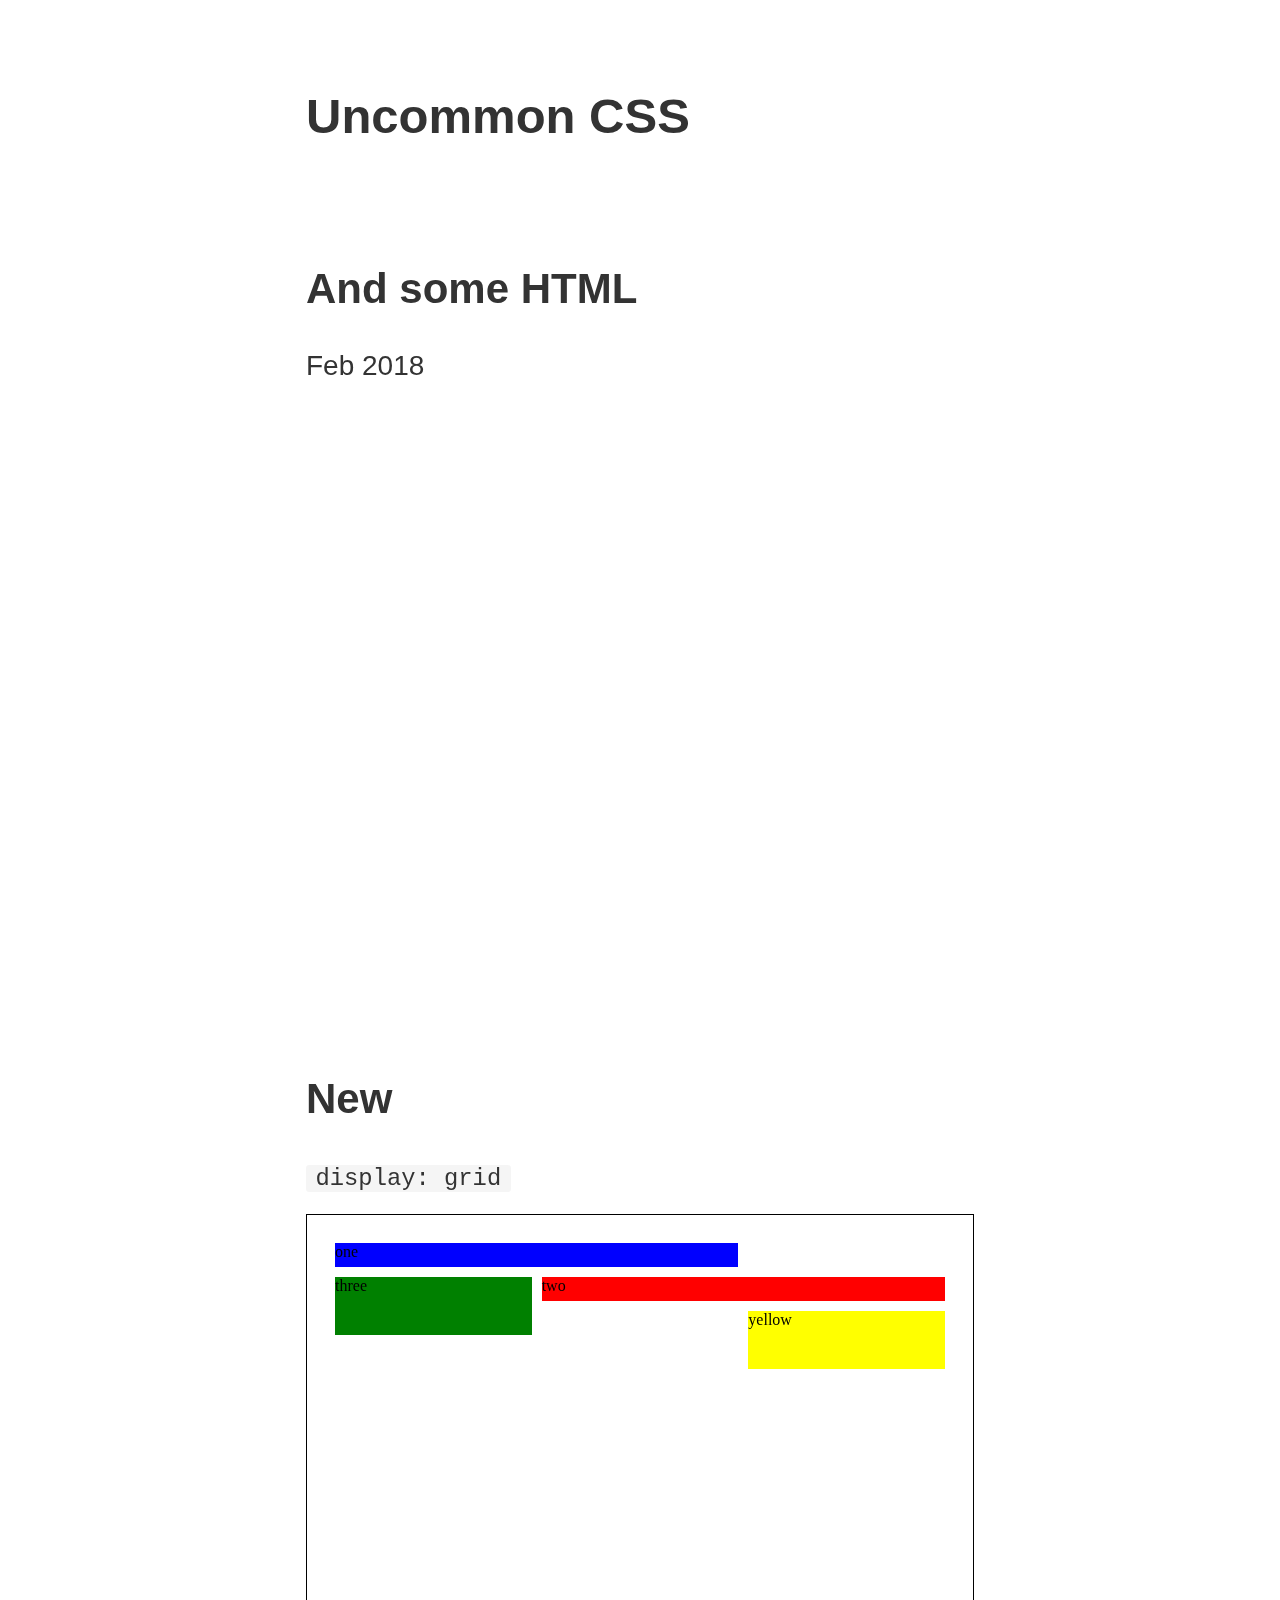
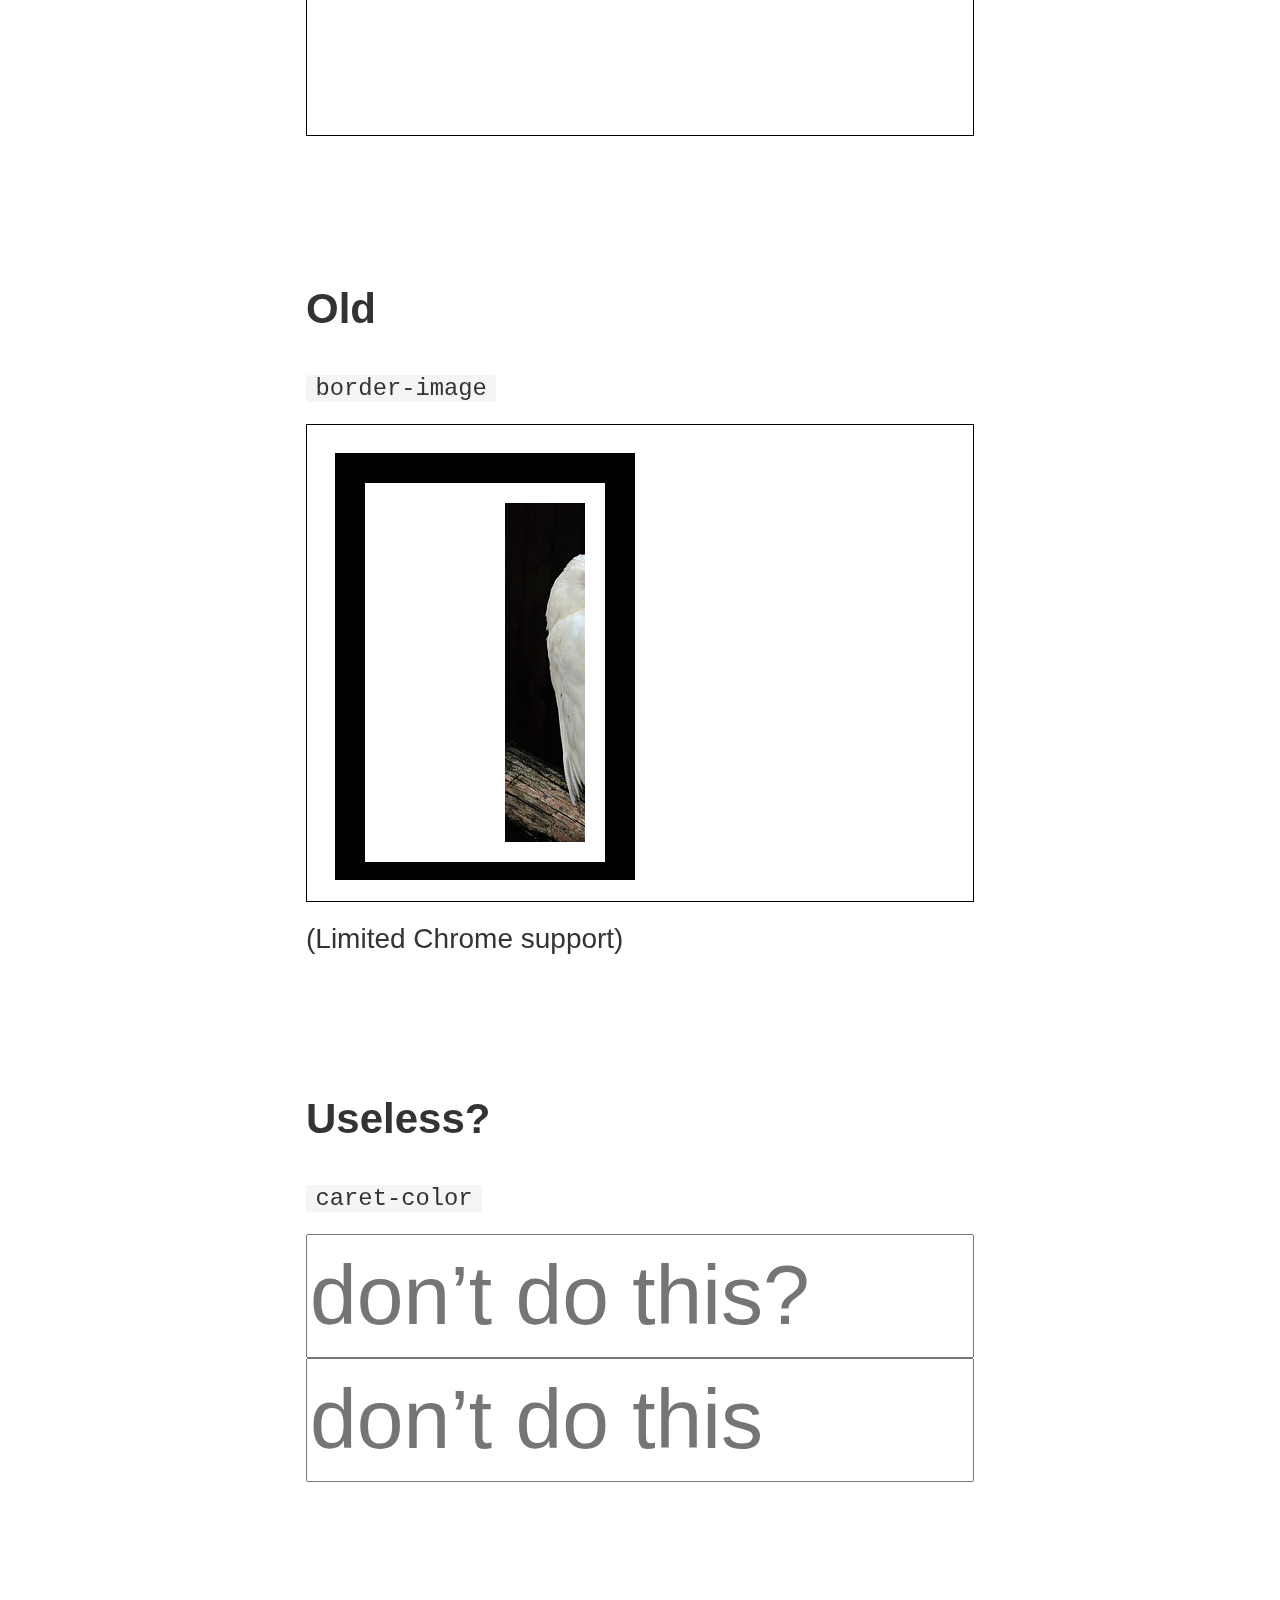
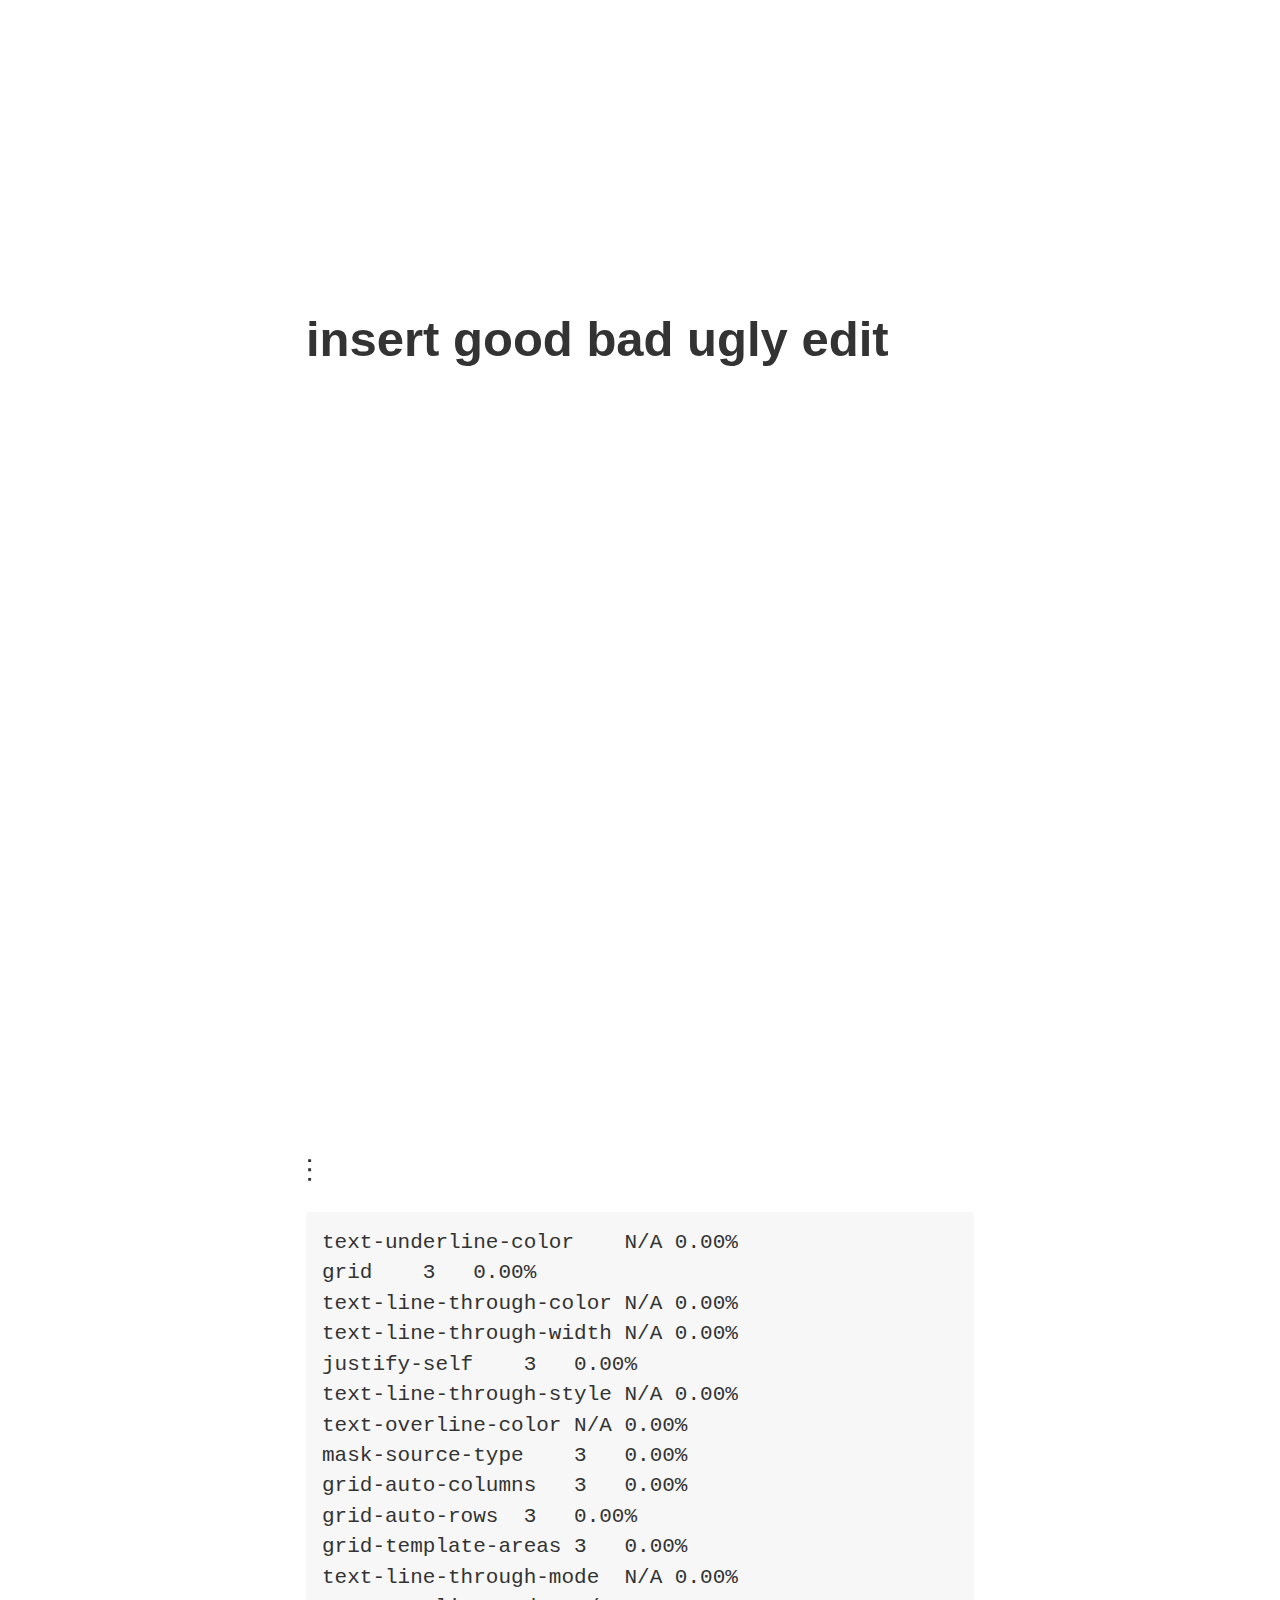
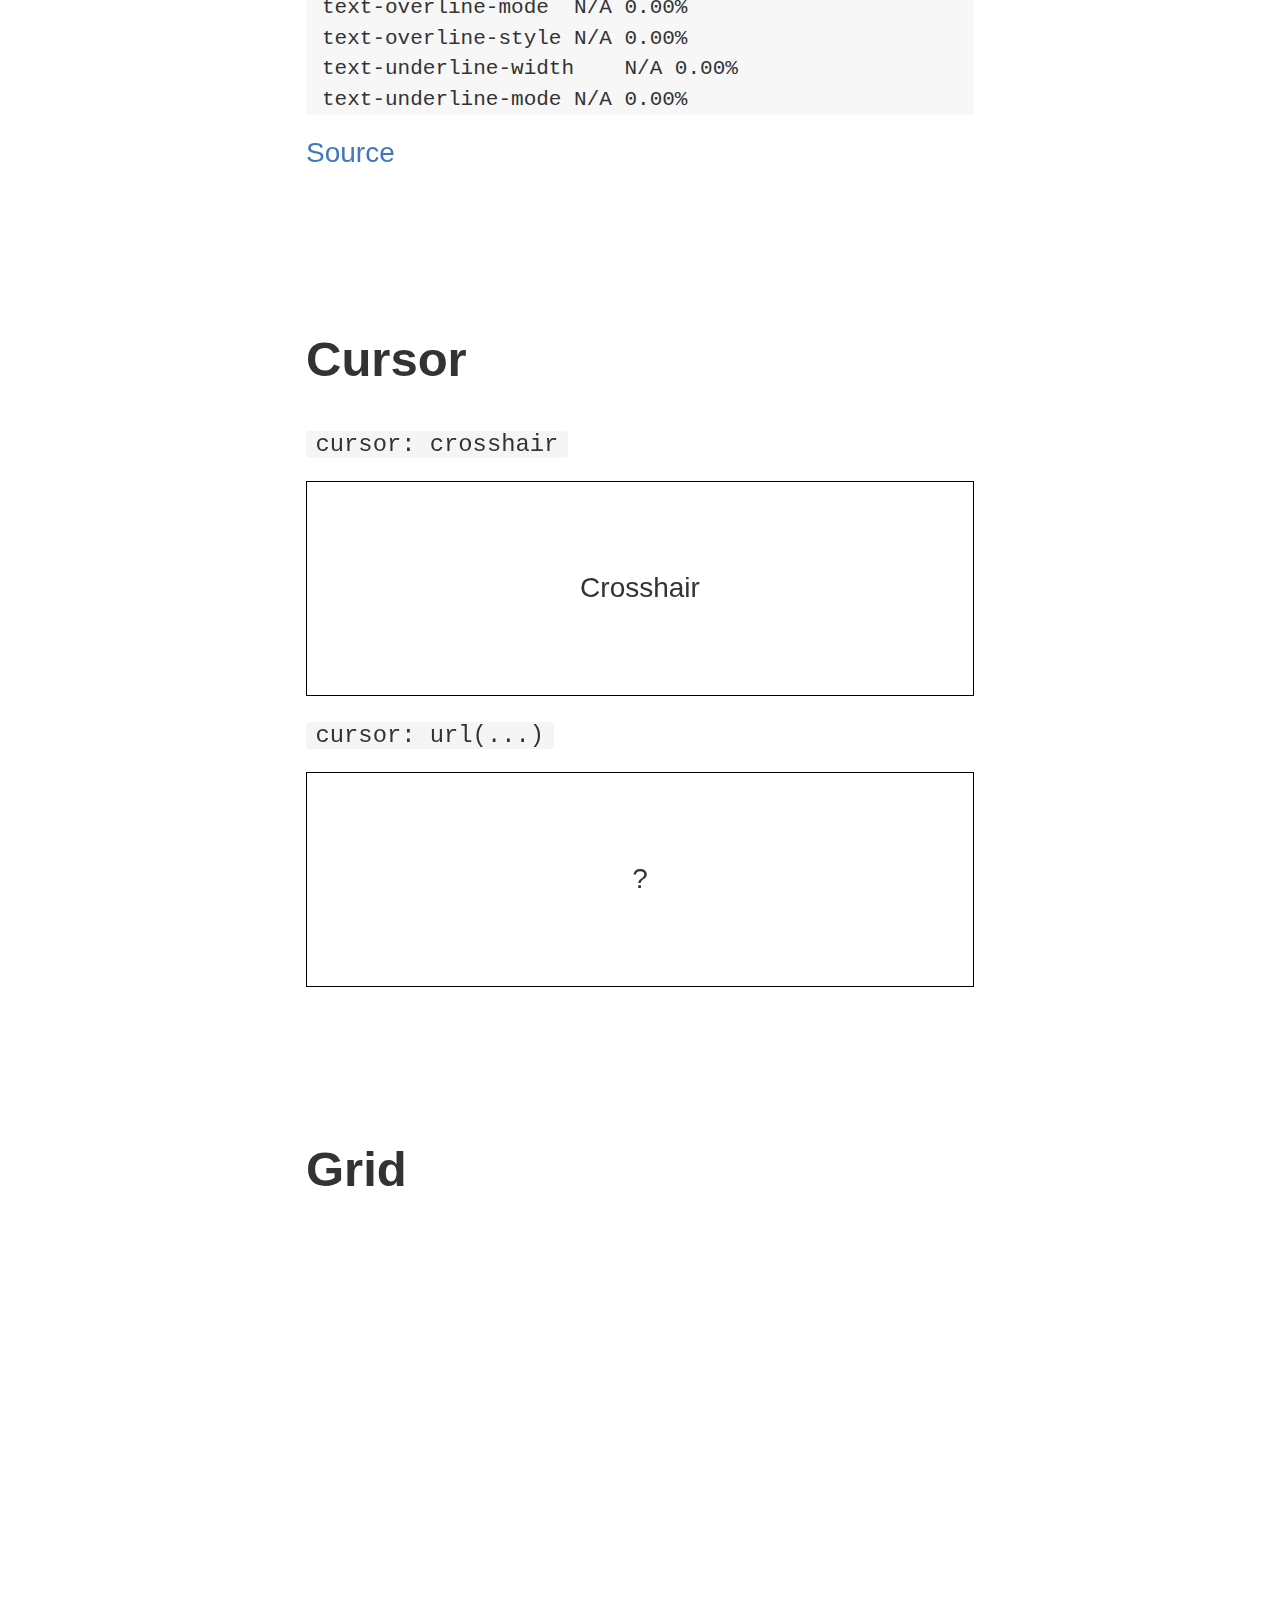
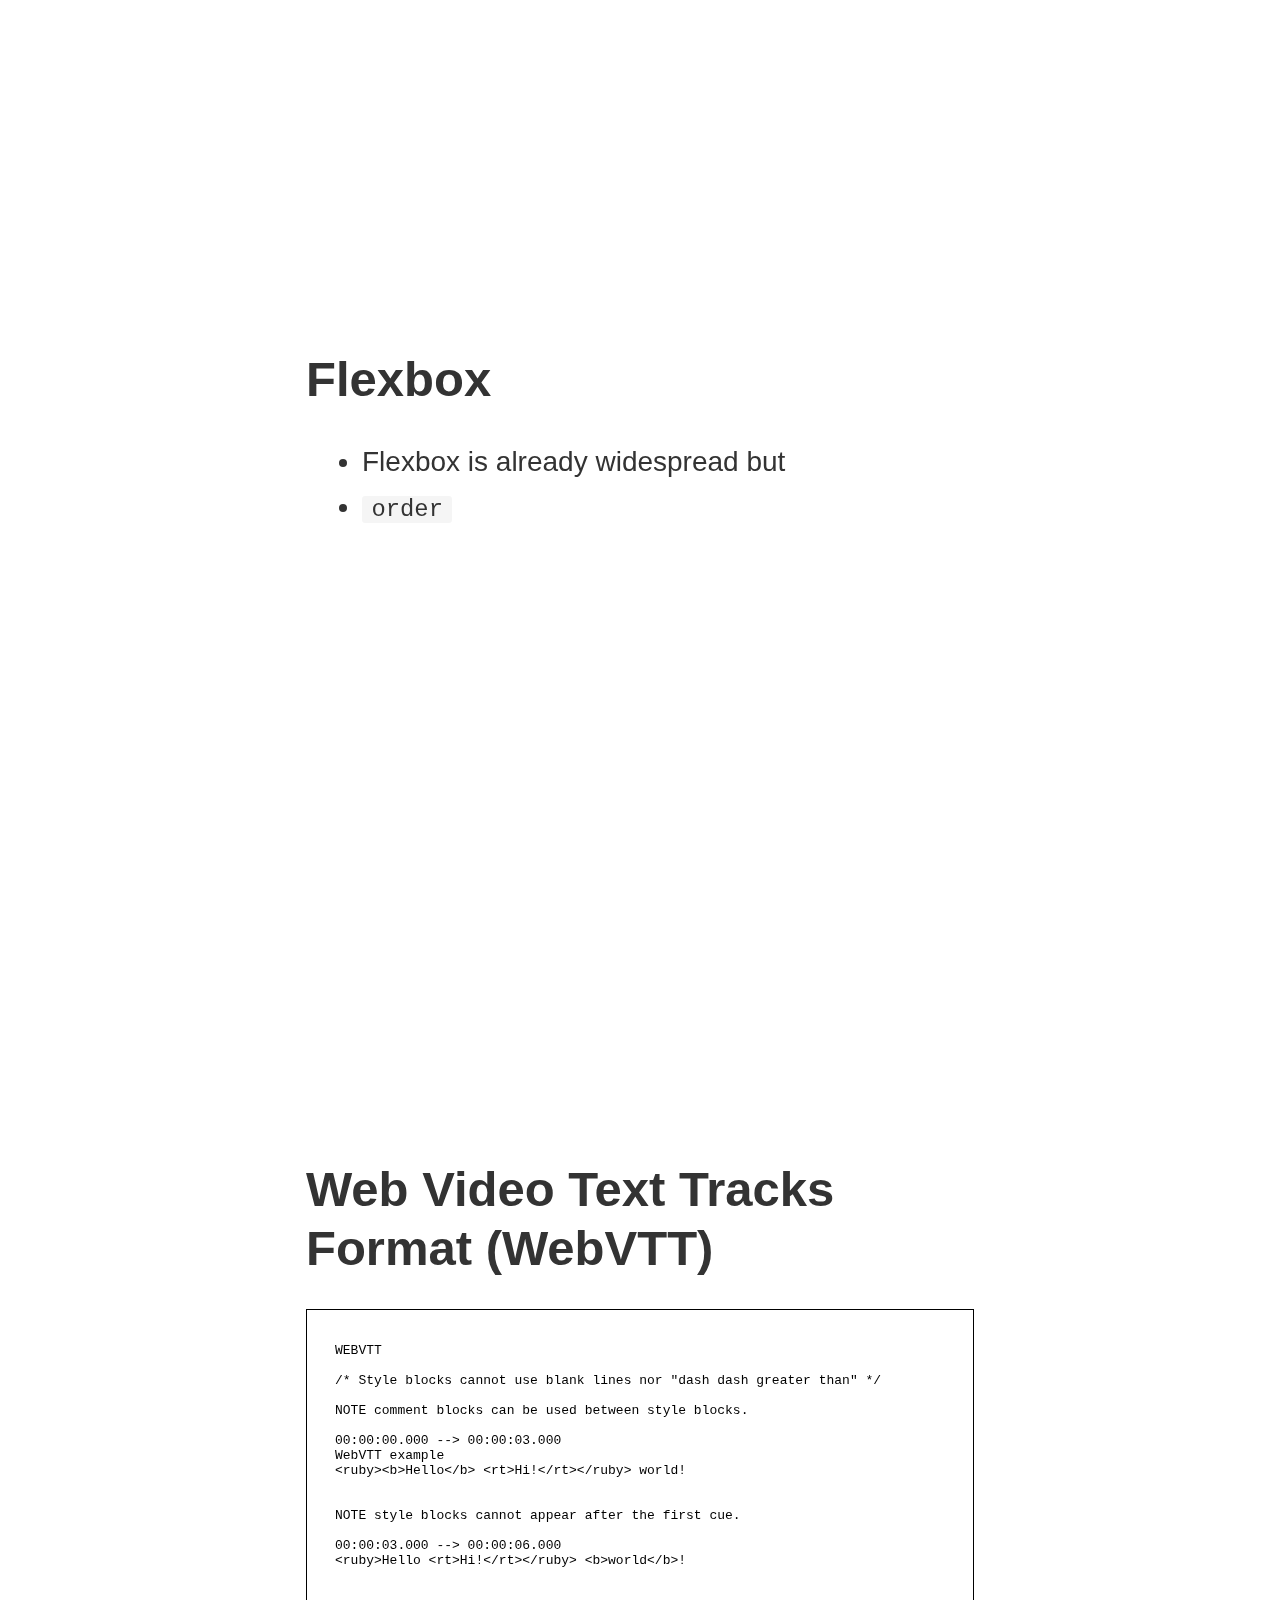
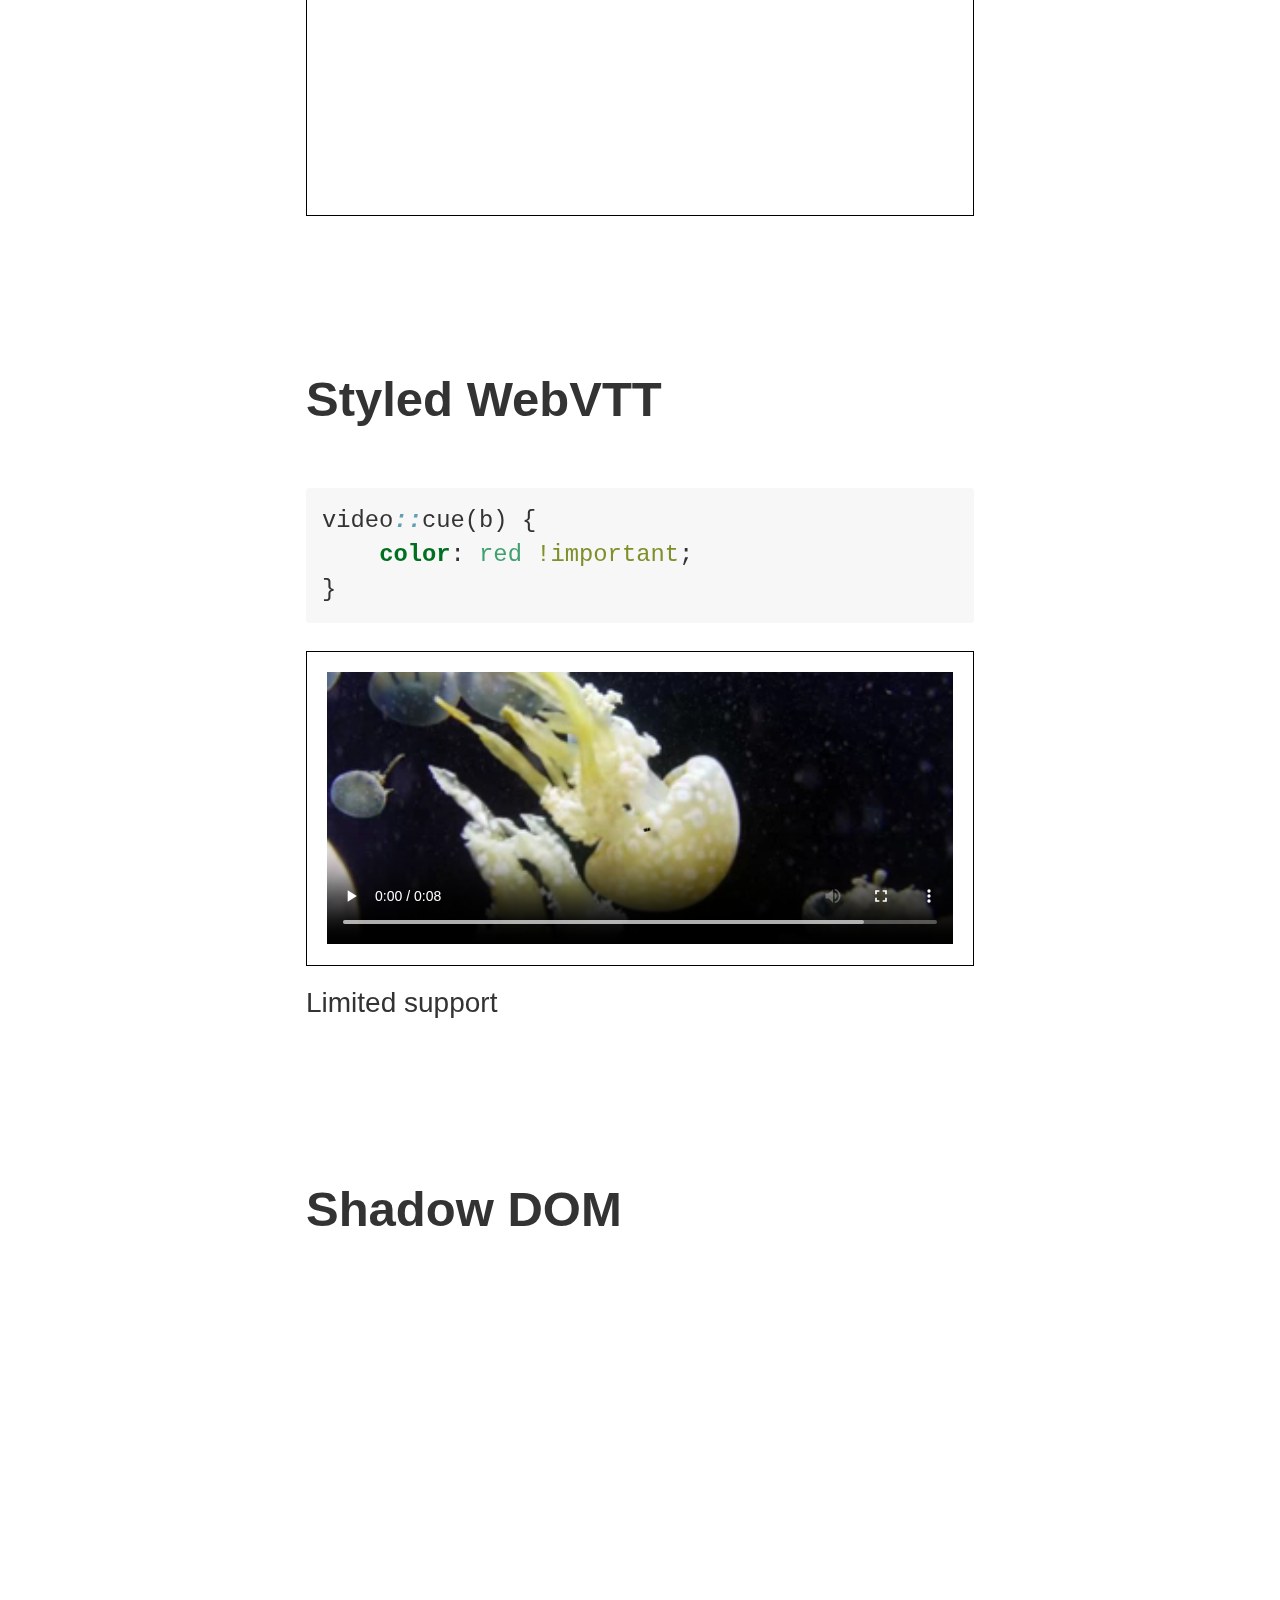
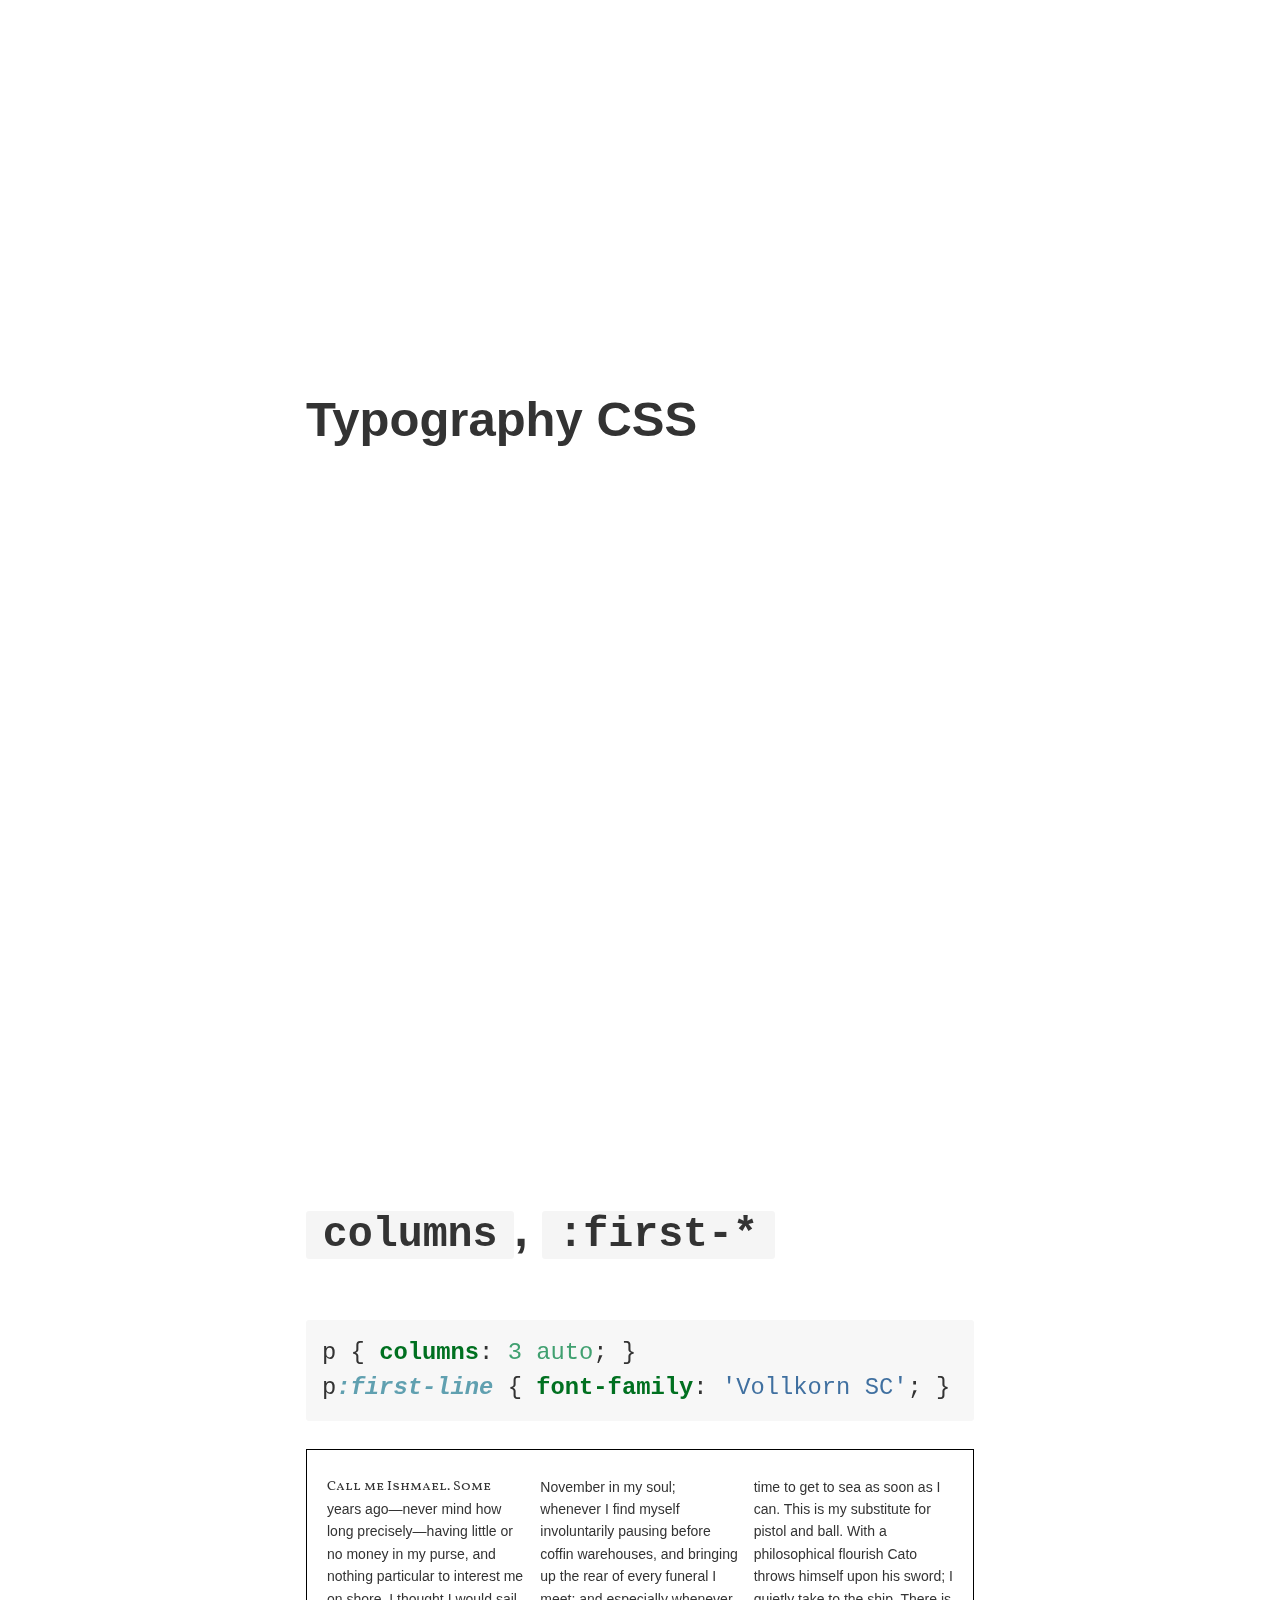
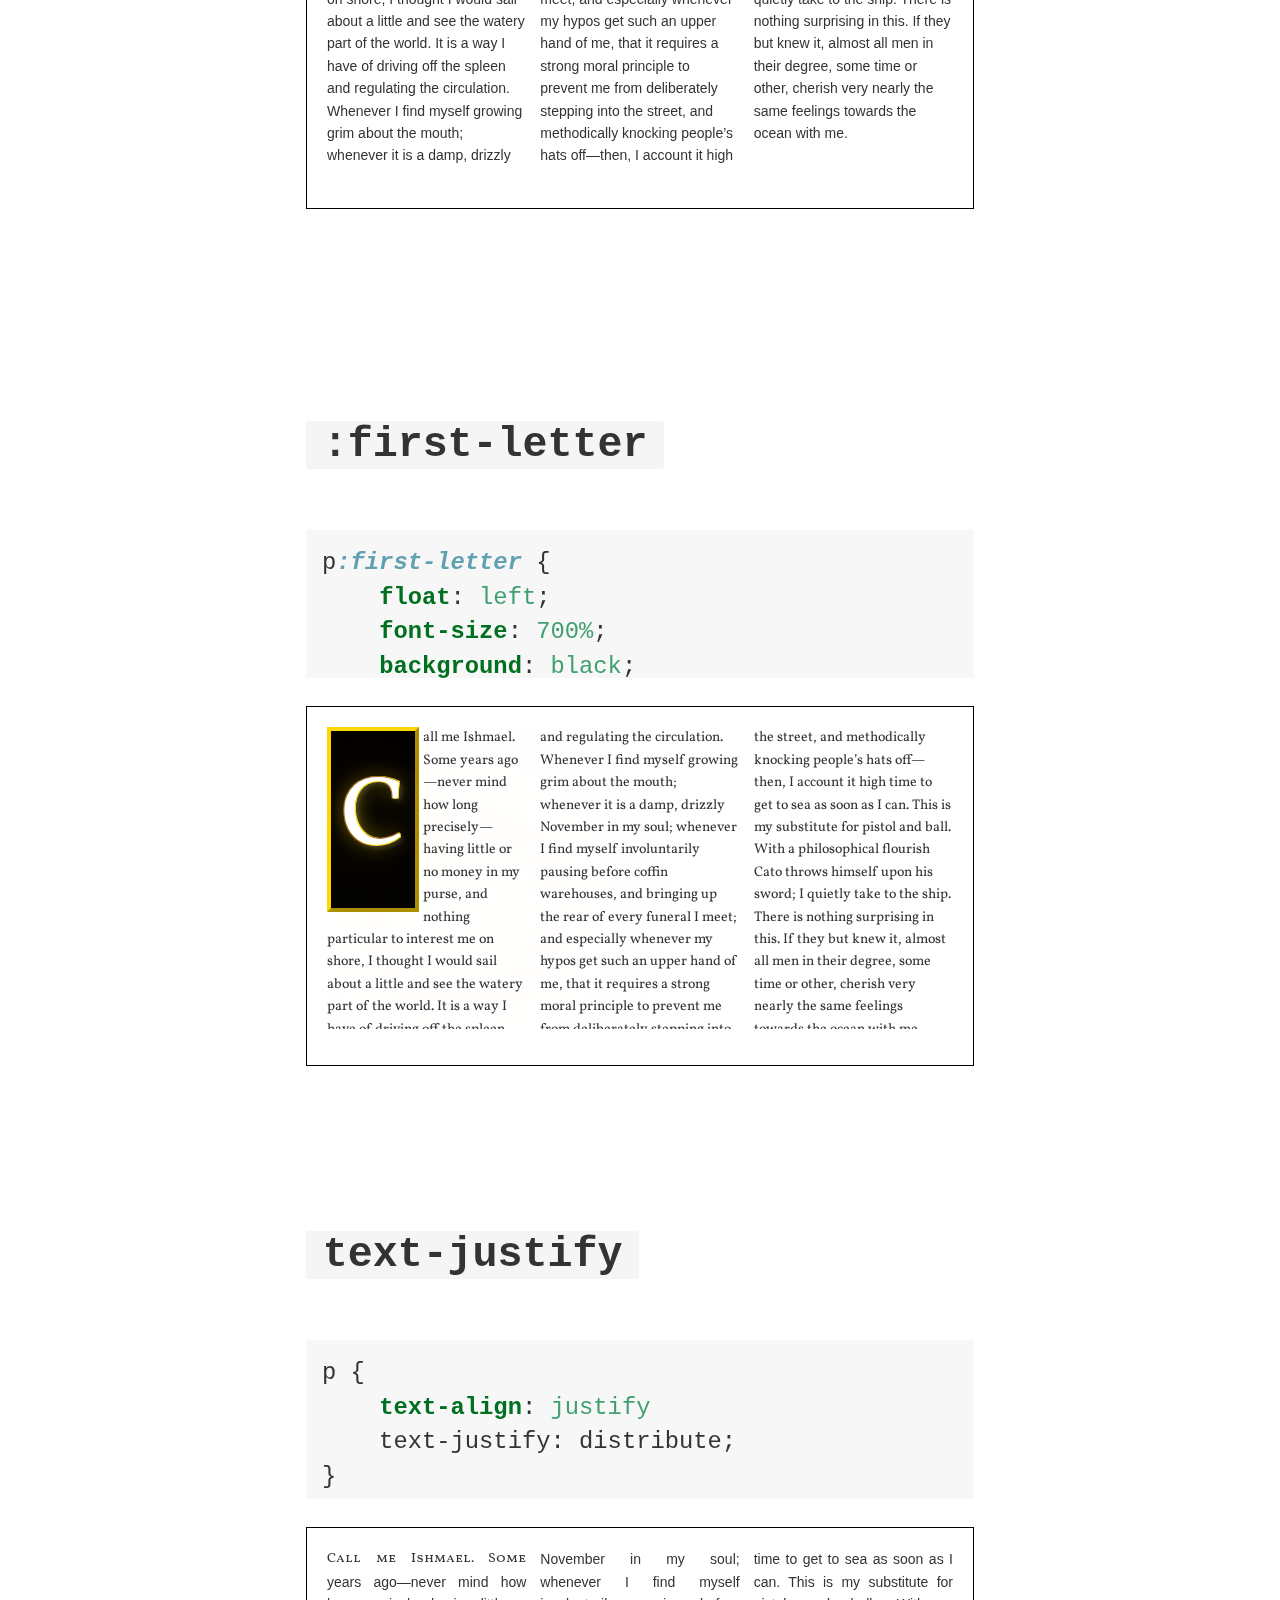
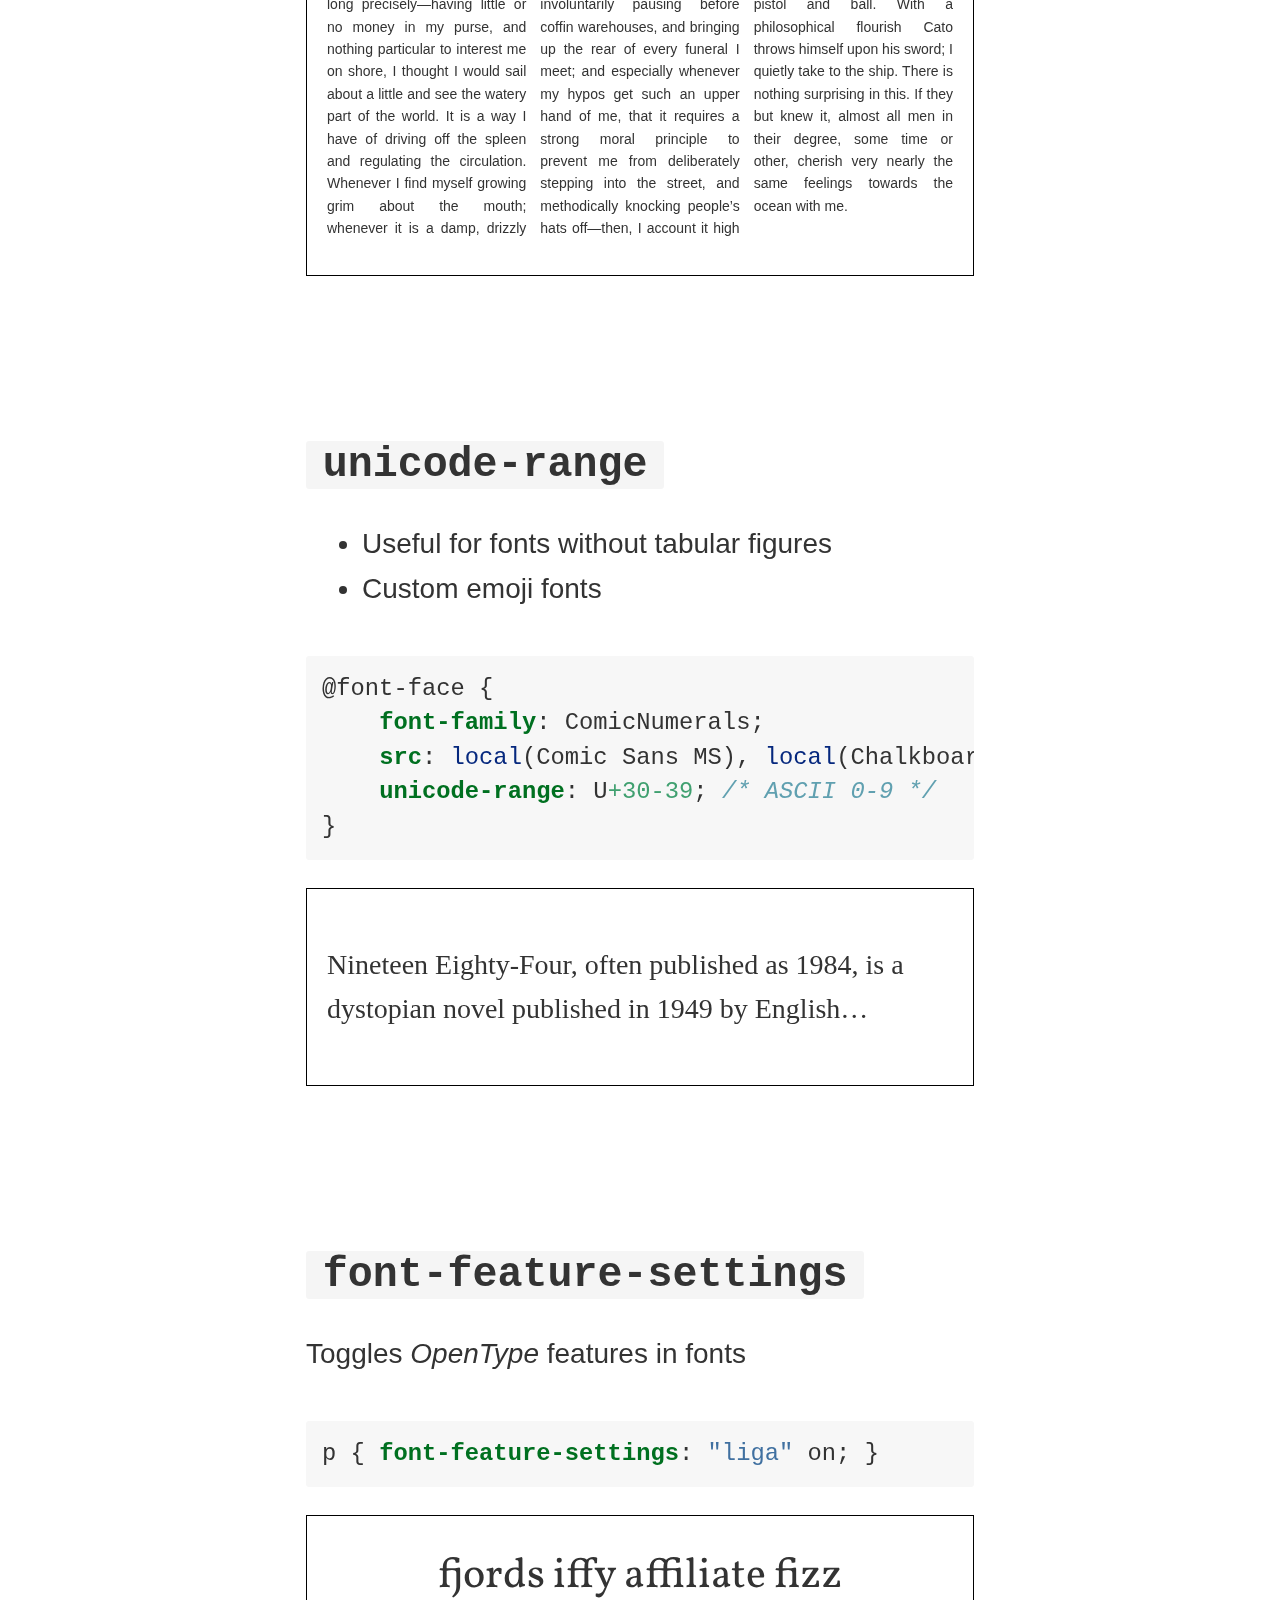
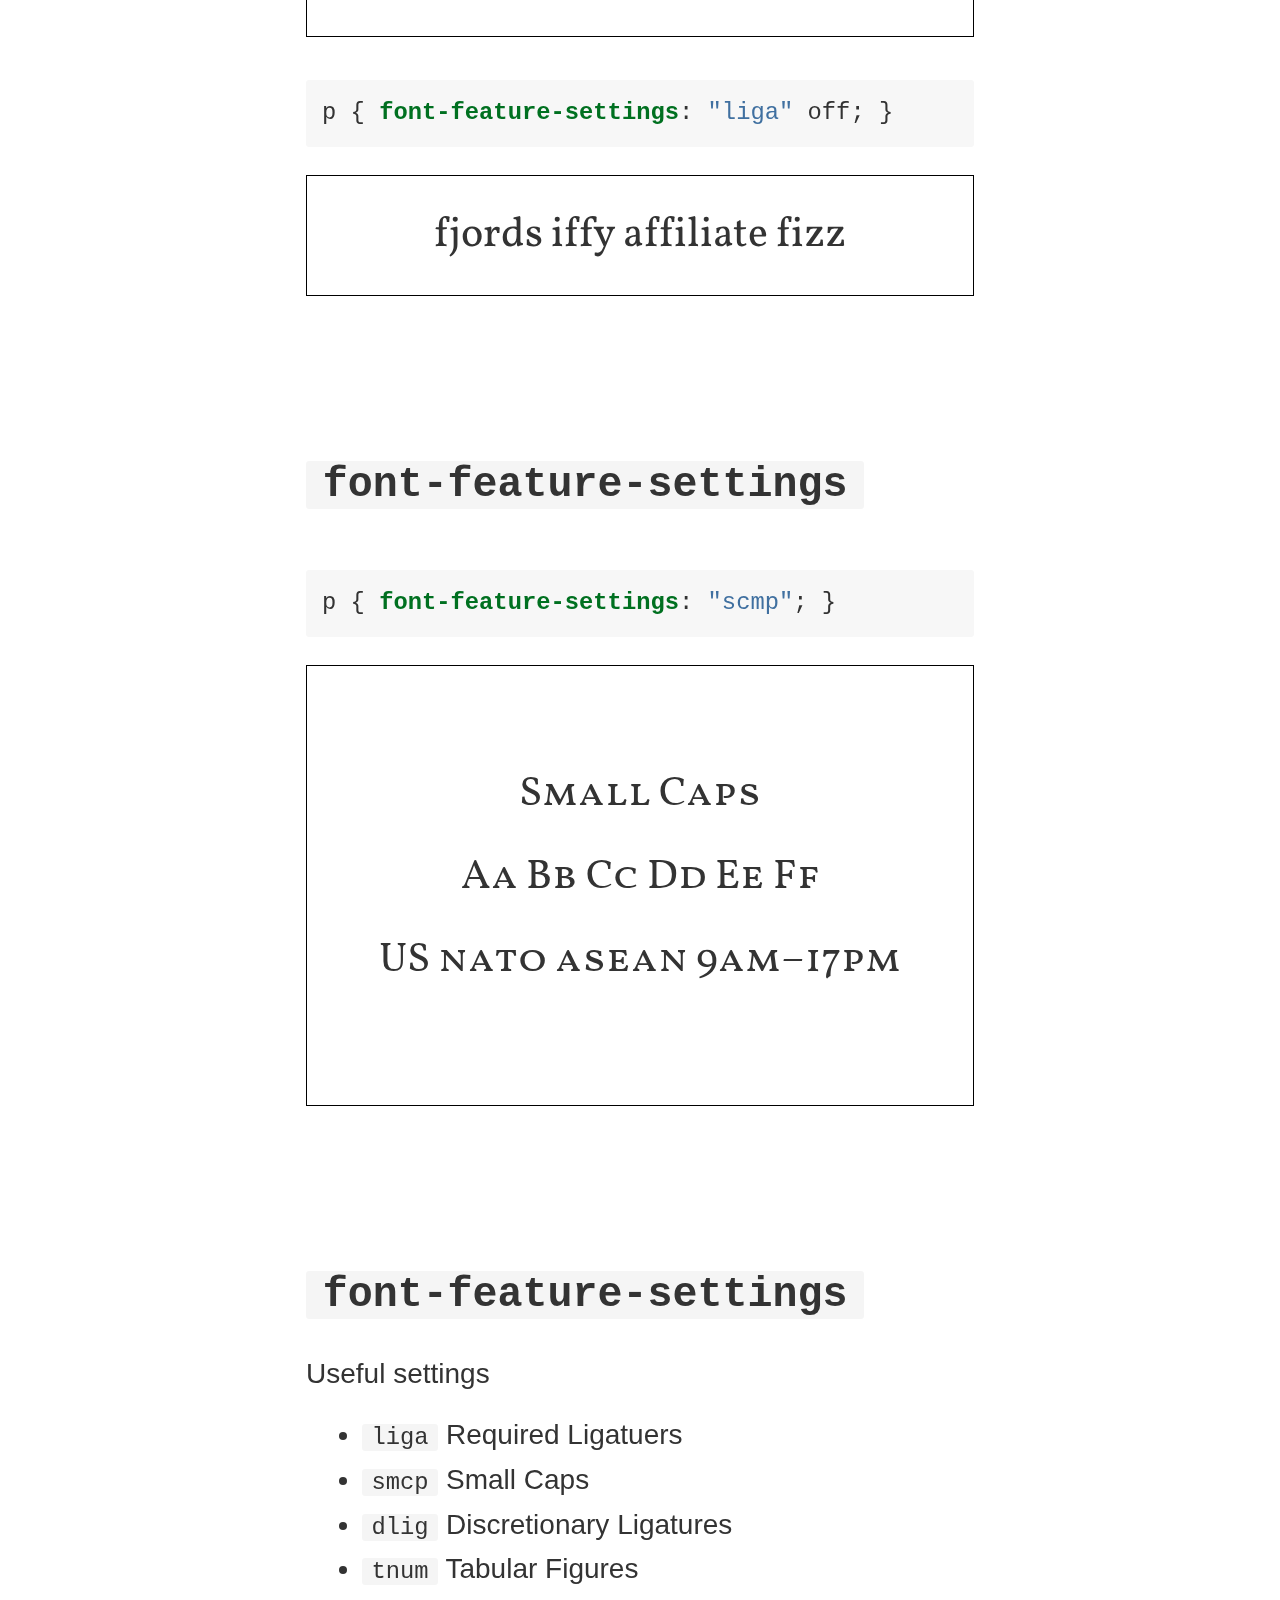
<file: slides/uncommon-css/slides.html>
<!DOCTYPE html>
<html xmlns="http://www.w3.org/1999/xhtml" lang="" xml:lang="">
<head>
  <meta charset="utf-8" />
  <meta name="generator" content="pandoc" />
  <meta name="viewport" content="width=device-width, initial-scale=1.0, user-scalable=yes" />
  <title>Uncommon CSS</title>
  <style type="text/css">
      code{white-space: pre-wrap;}
      span.smallcaps{font-variant: small-caps;}
      span.underline{text-decoration: underline;}
      div.column{display: inline-block; vertical-align: top; width: 50%;}
  </style>
  <style type="text/css">
a.sourceLine { display: inline-block; line-height: 1.25; }
a.sourceLine { pointer-events: none; color: inherit; text-decoration: inherit; }
a.sourceLine:empty { height: 1.2em; position: absolute; }
.sourceCode { overflow: visible; }
code.sourceCode { white-space: pre; position: relative; }
div.sourceCode { margin: 1em 0; }
pre.sourceCode { margin: 0; }
@media screen {
div.sourceCode { overflow: auto; }
}
@media print {
code.sourceCode { white-space: pre-wrap; }
a.sourceLine { text-indent: -1em; padding-left: 1em; }
}
pre.numberSource a.sourceLine
  { position: relative; }
pre.numberSource a.sourceLine:empty
  { position: absolute; }
pre.numberSource a.sourceLine::before
  { content: attr(data-line-number);
    position: absolute; left: -5em; text-align: right; vertical-align: baseline;
    border: none; pointer-events: all;
    -webkit-touch-callout: none; -webkit-user-select: none;
    -khtml-user-select: none; -moz-user-select: none;
    -ms-user-select: none; user-select: none;
    padding: 0 4px; width: 4em;
    color: #aaaaaa;
  }
pre.numberSource { margin-left: 3em; border-left: 1px solid #aaaaaa;  padding-left: 4px; }
div.sourceCode
  {  }
@media screen {
a.sourceLine::before { text-decoration: underline; }
}
code span.al { color: #ff0000; font-weight: bold; } /* Alert */
code span.an { color: #60a0b0; font-weight: bold; font-style: italic; } /* Annotation */
code span.at { color: #7d9029; } /* Attribute */
code span.bn { color: #40a070; } /* BaseN */
code span.bu { } /* BuiltIn */
code span.cf { color: #007020; font-weight: bold; } /* ControlFlow */
code span.ch { color: #4070a0; } /* Char */
code span.cn { color: #880000; } /* Constant */
code span.co { color: #60a0b0; font-style: italic; } /* Comment */
code span.cv { color: #60a0b0; font-weight: bold; font-style: italic; } /* CommentVar */
code span.do { color: #ba2121; font-style: italic; } /* Documentation */
code span.dt { color: #902000; } /* DataType */
code span.dv { color: #40a070; } /* DecVal */
code span.er { color: #ff0000; font-weight: bold; } /* Error */
code span.ex { } /* Extension */
code span.fl { color: #40a070; } /* Float */
code span.fu { color: #06287e; } /* Function */
code span.im { } /* Import */
code span.in { color: #60a0b0; font-weight: bold; font-style: italic; } /* Information */
code span.kw { color: #007020; font-weight: bold; } /* Keyword */
code span.op { color: #666666; } /* Operator */
code span.ot { color: #007020; } /* Other */
code span.pp { color: #bc7a00; } /* Preprocessor */
code span.sc { color: #4070a0; } /* SpecialChar */
code span.ss { color: #bb6688; } /* SpecialString */
code span.st { color: #4070a0; } /* String */
code span.va { color: #19177c; } /* Variable */
code span.vs { color: #4070a0; } /* VerbatimString */
code span.wa { color: #60a0b0; font-weight: bold; font-style: italic; } /* Warning */
  </style>
  <link rel="stylesheet" href="github.css">
  <link rel="stylesheet" href="slides.css">
  <!--[if lt IE 9]>
    <script src="//cdnjs.cloudflare.com/ajax/libs/html5shiv/3.7.3/html5shiv-printshiv.min.js"></script>
  <![endif]-->
</head>
<body>
<header>
<h1 class="title">Uncommon CSS</h1>
</header>
<section id="and-some-html" class="level2">
<h2>And some HTML</h2>
<p>Feb 2018</p>
<hr />
</section>
<section id="new" class="level2">
<h2>New</h2>
<p><code>display: grid</code></p>
<iframe src="e/grid/index.html"></iframe>

<hr />
</section>
<section id="old" class="level2">
<h2>Old</h2>
<p><code>border-image</code></p>
<iframe src="e/border-image/index.html"></iframe>
(Limited Chrome support)

<hr />
</section>
<section id="useless" class="level2">
<h2>Useless?</h2>
<p><code>caret-color</code></p>
<input type="text" style="caret-color: red; font-size: 3em; width: 100%;" placeholder="don’t do this?">

<input type="text" style="caret-color: transparent; font-size: 3em; width: 100%;" placeholder="don’t do this">

<hr />
</section>
<section id="insert-good-bad-ugly-edit" class="level1">
<h1>insert good bad ugly edit</h1>
<hr />
</section>
<section class="level1">
<h1></h1>
<p>⋮</p>
<pre style="font-size: 75%">
text-underline-color    N/A 0.00%
grid    3   0.00%
text-line-through-color N/A 0.00%
text-line-through-width N/A 0.00%
justify-self    3   0.00%
text-line-through-style N/A 0.00%
text-overline-color N/A 0.00%
mask-source-type    3   0.00%
grid-auto-columns   3   0.00%
grid-auto-rows  3   0.00%
grid-template-areas 3   0.00%
text-line-through-mode  N/A 0.00%
text-overline-mode  N/A 0.00%
text-overline-style N/A 0.00%
text-underline-width    N/A 0.00%
text-underline-mode N/A 0.00%
text-overline-width N/A 0.00%
</pre>

<p><a href="https://docs.google.com/spreadsheets/d/1CxLS8w8GwK-2euVErrqpUUb76PiZa6w5h5EnGsL9KFs/edit#gid=555855884">Source</a></p>
<hr />
</section>
<section id="cursor" class="level1">
<h1>Cursor</h1>
<p><code>cursor: crosshair</code></p>
<div class="box" style="cursor: crosshair">
Crosshair
</div>

<p><code>cursor: url(...)</code></p>
<div class="box" id="cursor-animated">
?
</div>

<hr />
</section>
<section id="grid" class="level1">
<h1>Grid</h1>
<hr />
</section>
<section id="flexbox" class="level1">
<h1>Flexbox</h1>
<ul>
<li>Flexbox is already widespread but</li>
<li><code>order</code></li>
</ul>
<hr />
</section>
<section id="web-video-text-tracks-format-webvtt" class="level1">
<h1>Web Video Text Tracks Format (WebVTT)</h1>
<iframe src="e/webvtt/sub.vtt" style="font-size: 200px"></iframe>

<hr />
</section>
<section id="styled-webvtt" class="level1">
<h1>Styled WebVTT</h1>
<div class="sourceCode" id="cb1"><pre class="sourceCode css"><code class="sourceCode css"><a class="sourceLine" id="cb1-1" data-line-number="1">video<span class="in">::</span>cue(b) {</a>
<a class="sourceLine" id="cb1-2" data-line-number="2">    <span class="kw">color</span>: <span class="dv">red</span> <span class="at">!important</span>;</a>
<a class="sourceLine" id="cb1-3" data-line-number="3">}</a></code></pre></div>
<iframe src="e/webvtt/index.html"></iframe>

<p>Limited support</p>
<hr />
</section>
<section id="shadow-dom" class="level1">
<h1>Shadow DOM</h1>
<hr />
</section>
<section id="typography-css" class="level1">
<h1>Typography CSS</h1>
<hr />
</section>
<section id="columns-first-" class="level1">
<h1><code>columns</code>, <code>:first-*</code></h1>
<div class="sourceCode" id="cb2"><pre class="sourceCode css"><code class="sourceCode css"><a class="sourceLine" id="cb2-1" data-line-number="1">p { <span class="kw">columns</span>: <span class="dv">3</span> <span class="dv">auto</span>; }</a>
<a class="sourceLine" id="cb2-2" data-line-number="2">p<span class="in">:first-line</span> { <span class="kw">font-family</span>: <span class="st">&#39;Vollkorn SC&#39;</span>; }</a></code></pre></div>
<div class="box" style="max-height: 50%;" id="col">
<p style="columns: 3 auto; font-size: 14px; overflow: hidden;">
Call me Ishmael. Some years ago—never mind how long precisely—having little or no money in my purse, and nothing particular to interest me on shore, I thought I would sail about a little and see the watery part of the world. It is a way I have of driving off the spleen and regulating the circulation. Whenever I find myself growing grim about the mouth; whenever it is a damp, drizzly November in my soul; whenever I find myself involuntarily pausing before coffin warehouses, and bringing up the rear of every funeral I meet; and especially whenever my hypos get such an upper hand of me, that it requires a strong moral principle to prevent me from deliberately stepping into the street, and methodically knocking people’s hats off—then, I account it high time to get to sea as soon as I can. This is my substitute for pistol and ball. With a philosophical flourish Cato throws himself upon his sword; I quietly take to the ship. There is nothing surprising in this. If they but knew it, almost all men in their degree, some time or other, cherish very nearly the same feelings towards the ocean with me.</p>
</div>

<hr />
</section>
<section id="first-letter" class="level1">
<h1><code>:first-letter</code></h1>
<div class="sourceCode" id="cb3"><pre class="sourceCode css"><code class="sourceCode css"><a class="sourceLine" id="cb3-1" data-line-number="1">p<span class="in">:first-letter</span> {</a>
<a class="sourceLine" id="cb3-2" data-line-number="2">    <span class="kw">float</span>: <span class="dv">left</span>;</a>
<a class="sourceLine" id="cb3-3" data-line-number="3">    <span class="kw">font-size</span>: <span class="dv">700%</span>;</a>
<a class="sourceLine" id="cb3-4" data-line-number="4">    <span class="kw">background</span>: <span class="dv">black</span>;</a>
<a class="sourceLine" id="cb3-5" data-line-number="5">    <span class="kw">color</span>: <span class="dv">white</span>;</a>
<a class="sourceLine" id="cb3-6" data-line-number="6">    <span class="kw">padding</span>: <span class="dv">0.1em</span>;</a>
<a class="sourceLine" id="cb3-7" data-line-number="7">    <span class="kw">margin</span>: <span class="dv">0</span> <span class="dv">0.05em</span> <span class="dv">0.05em</span> <span class="dv">0</span>;</a>
<a class="sourceLine" id="cb3-8" data-line-number="8">    <span class="kw">border</span>: <span class="dv">outset</span> <span class="dv">4px</span> gold;</a>
<a class="sourceLine" id="cb3-9" data-line-number="9">    <span class="kw">text-shadow</span>: <span class="dv">1em</span> <span class="dv">1em</span> <span class="dv">2em</span> <span class="fu">rgba</span>(<span class="dv">255</span>, <span class="dv">215</span>, <span class="dv">0</span>, <span class="dv">0.5</span>), <span class="dv">0</span> <span class="dv">0</span> <span class="dv">1em</span> <span class="fu">rgba</span>(<span class="dv">255</span>, <span class="dv">215</span>, <span class="dv">0</span>, <span class="dv">0.5</span>), <span class="dv">0</span> <span class="dv">0</span> <span class="dv">0.2em</span> <span class="fu">rgba</span>(<span class="dv">255</span>, <span class="dv">215</span>, <span class="dv">0</span>, <span class="dv">0.5</span>), <span class="dv">1px</span> <span class="dv">1px</span> <span class="dv">0</span> <span class="dv">#ecdc25</span>, <span class="dv">-1px</span> <span class="dv">-1px</span> <span class="dv">0</span> <span class="dv">#90582e</span>, <span class="dv">1px</span> <span class="dv">-1px</span> <span class="dv">0</span> <span class="dv">#ecdc25</span>, <span class="dv">-1px</span> <span class="dv">1px</span> <span class="dv">0</span> <span class="dv">#90582e</span>, <span class="dv">3px</span> <span class="dv">3px</span> <span class="dv">5px</span> <span class="dv">#333</span>;</a>
<a class="sourceLine" id="cb3-10" data-line-number="10">}</a></code></pre></div>
<div class="box" style="max-height: 50%;" id="col2">
<p style="font-family: Vollkorn; columns: 3 auto; font-size: 14px; overflow: hidden;">
Call me Ishmael. Some years ago—never mind how long precisely—having little or no money in my purse, and nothing particular to interest me on shore, I thought I would sail about a little and see the watery part of the world. It is a way I have of driving off the spleen and regulating the circulation. Whenever I find myself growing grim about the mouth; whenever it is a damp, drizzly November in my soul; whenever I find myself involuntarily pausing before coffin warehouses, and bringing up the rear of every funeral I meet; and especially whenever my hypos get such an upper hand of me, that it requires a strong moral principle to prevent me from deliberately stepping into the street, and methodically knocking people’s hats off—then, I account it high time to get to sea as soon as I can. This is my substitute for pistol and ball. With a philosophical flourish Cato throws himself upon his sword; I quietly take to the ship. There is nothing surprising in this. If they but knew it, almost all men in their degree, some time or other, cherish very nearly the same feelings towards the ocean with me.</p>
</div>

<hr />
</section>
<section id="text-justify" class="level1">
<h1><code>text-justify</code></h1>
<div class="sourceCode" id="cb4"><pre class="sourceCode css"><code class="sourceCode css"><a class="sourceLine" id="cb4-1" data-line-number="1">p {</a>
<a class="sourceLine" id="cb4-2" data-line-number="2">    <span class="kw">text-align</span>: <span class="dv">justify</span></a>
<a class="sourceLine" id="cb4-3" data-line-number="3">    text-justify: distribute;</a>
<a class="sourceLine" id="cb4-4" data-line-number="4">}</a></code></pre></div>
<div class="box" style="max-height: 50%;" id="col">
<p style="columns: 3 auto; font-size: 14px; overflow: hidden; text-align: justify; text-justify: distribute;">
Call me Ishmael. Some years ago—never mind how long precisely—having little or no money in my purse, and nothing particular to interest me on shore, I thought I would sail about a little and see the watery part of the world. It is a way I have of driving off the spleen and regulating the circulation. Whenever I find myself growing grim about the mouth; whenever it is a damp, drizzly November in my soul; whenever I find myself involuntarily pausing before coffin warehouses, and bringing up the rear of every funeral I meet; and especially whenever my hypos get such an upper hand of me, that it requires a strong moral principle to prevent me from deliberately stepping into the street, and methodically knocking people’s hats off—then, I account it high time to get to sea as soon as I can. This is my substitute for pistol and ball. With a philosophical flourish Cato throws himself upon his sword; I quietly take to the ship. There is nothing surprising in this. If they but knew it, almost all men in their degree, some time or other, cherish very nearly the same feelings towards the ocean with me.</p>
</div>

<hr />
</section>
<section id="unicode-range" class="level1">
<h1><code>unicode-range</code></h1>
<ul>
<li>Useful for fonts without tabular figures</li>
<li>Custom emoji fonts</li>
</ul>
<div class="sourceCode" id="cb5"><pre class="sourceCode css"><code class="sourceCode css"><a class="sourceLine" id="cb5-1" data-line-number="1"><span class="im">@font-face</span> {</a>
<a class="sourceLine" id="cb5-2" data-line-number="2">    <span class="kw">font-family</span>: ComicNumerals;</a>
<a class="sourceLine" id="cb5-3" data-line-number="3">    <span class="kw">src</span>: <span class="fu">local</span>(Comic Sans MS), <span class="fu">local</span>(Chalkboard);</a>
<a class="sourceLine" id="cb5-4" data-line-number="4">    <span class="kw">unicode-range</span>: U<span class="dv">+30-39</span>; <span class="co">/* ASCII 0-9 */</span></a>
<a class="sourceLine" id="cb5-5" data-line-number="5">}</a></code></pre></div>
<div class="box" id="unicoder">
Nineteen Eighty-Four, often published as 1984, is a dystopian novel published in 1949 by English&hellip;
</div>

<hr />
</section>
<section id="font-feature-settings" class="level1">
<h1><code>font-feature-settings</code></h1>
<link href="https://fonts.googleapis.com/css?family=Vollkorn:400,400i" rel="stylesheet">

<p>Toggles <em>OpenType</em> features in fonts</p>
<div class="sourceCode" id="cb6"><pre class="sourceCode css"><code class="sourceCode css"><a class="sourceLine" id="cb6-1" data-line-number="1">p { <span class="kw">font-feature-settings</span>: <span class="st">&quot;liga&quot;</span> on; }</a></code></pre></div>
<div class="box" style="font-family: Vollkorn; font-size: 150%; font-feature-settings: 'liga' on;">
fjords iffy affiliate fizz
</div>

<div class="sourceCode" id="cb7"><pre class="sourceCode css"><code class="sourceCode css"><a class="sourceLine" id="cb7-1" data-line-number="1">p { <span class="kw">font-feature-settings</span>: <span class="st">&quot;liga&quot;</span> off; }</a></code></pre></div>
<div class="box" style="font-family: Vollkorn; font-size: 150%; font-feature-settings: 'liga' off;">
fjords iffy affiliate fizz
</div>

</section>
<section id="font-feature-settings-1" class="level1">
<h1><code>font-feature-settings</code></h1>
<!-- Scam warning: Google Fonts split up Vollkorn -->

<link href="https://fonts.googleapis.com/css?family=Vollkorn+SC" rel="stylesheet">

<div class="sourceCode" id="cb8"><pre class="sourceCode css"><code class="sourceCode css"><a class="sourceLine" id="cb8-1" data-line-number="1">p { <span class="kw">font-feature-settings</span>: <span class="st">&quot;scmp&quot;</span>; }</a></code></pre></div>
<div class="box" style="font-family: Vollkorn SC; font-size: 150%;">
<p>Small Caps</p> <p>Aa Bb Cc Dd Ee Ff</p> <p>US nato asean <span style="font-family: Vollkorn">9</span>am&ndash;<span style="font-family: Vollkorn">17</span>pm</p>
</div>

<hr />
</section>
<section id="font-feature-settings-2" class="level1">
<h1><code>font-feature-settings</code></h1>
<p>Useful settings</p>
<ul>
<li><code>liga</code> Required Ligatuers</li>
<li><code>smcp</code> Small Caps</li>
<li><code>dlig</code> Discretionary Ligatures</li>
<li><code>tnum</code> Tabular Figures</li>
<li><code>zero</code> Slashed Zero</li>
<li><code>swsh</code> Swash</li>
</ul>
<p><a href="https://www.microsoft.com/typography/otspec/featurelist.htm">Feature list</a></p>
<hr />
</section>
<section id="rtl-text" class="level1">
<h1>RTL text</h1>
<div class="sourceCode" id="cb9"><pre class="sourceCode css"><code class="sourceCode css"><a class="sourceLine" id="cb9-1" data-line-number="1">p {</a>
<a class="sourceLine" id="cb9-2" data-line-number="2">    <span class="kw">direction</span>: <span class="dv">rtl</span>;</a>
<a class="sourceLine" id="cb9-3" data-line-number="3">    <span class="kw">unicode-bidi</span>: <span class="dv">normal</span>;</a>
<a class="sourceLine" id="cb9-4" data-line-number="4">}</a></code></pre></div>
<div class="box" style="direction: rtl; unicode-bidi: normal;">
الموسوعة الحرة التي يستطيع الجميع تحريرها. توجد الآن 560٬021 مقالة بالعربية.
</div>

<hr />
</section>
<section id="vertical-text" class="level1">
<h1>Vertical text</h1>
<div class="sourceCode" id="cb10"><pre class="sourceCode css"><code class="sourceCode css"><a class="sourceLine" id="cb10-1" data-line-number="1">p {</a>
<a class="sourceLine" id="cb10-2" data-line-number="2">    <span class="kw">writing-mode</span>: vertical-rl;</a>
<a class="sourceLine" id="cb10-3" data-line-number="3">    <span class="kw">hanging-punctuation</span>: end;</a>
<a class="sourceLine" id="cb10-4" data-line-number="4">}</a></code></pre></div>
<p><img src="res/vert.png" /></p>
<hr />
</section>
<section id="text-orientation" class="level1">
<h1><code>text-orientation</code></h1>
<div class="sourceCode" id="cb11"><pre class="sourceCode css"><code class="sourceCode css"><a class="sourceLine" id="cb11-1" data-line-number="1">p {</a>
<a class="sourceLine" id="cb11-2" data-line-number="2">    <span class="kw">writing-mode</span>: vertical-rl;</a>
<a class="sourceLine" id="cb11-3" data-line-number="3">    <span class="kw">text-orientation</span>: upright;</a>
<a class="sourceLine" id="cb11-4" data-line-number="4">}</a></code></pre></div>
<div style="border: solid 1px black; padding: 20px; max-height: 25%; writing-mode: vertical-rl; text-orientation: upright;">
Wikipedia, the free encyclopedia 维基百科，自由的百科全书
</div>

<div style="border: solid 1px black; padding: 20px; max-height: 25%; writing-mode: vertical-lr; text-orientation: mixed;">
Wikipedia, the free encyclopedia 维基百科，自由的百科全书
</div>

<hr />
</section>
<section id="emphasis-in-asian-scripts" class="level1">
<h1>Emphasis in Asian scripts</h1>
<div class="sourceCode" id="cb12"><pre class="sourceCode css"><code class="sourceCode css"><a class="sourceLine" id="cb12-1" data-line-number="1">*<span class="in">:lang(ja)</span> emp {</a>
<a class="sourceLine" id="cb12-2" data-line-number="2">    <span class="kw">text-emphasis-style</span>: filled sesame;</a>
<a class="sourceLine" id="cb12-3" data-line-number="3">}</a>
<a class="sourceLine" id="cb12-4" data-line-number="4"></a>
<a class="sourceLine" id="cb12-5" data-line-number="5">*<span class="in">:lang(zh)</span> emp {</a>
<a class="sourceLine" id="cb12-6" data-line-number="6">    <span class="kw">text-emphasis-style</span>: filled dot;</a>
<a class="sourceLine" id="cb12-7" data-line-number="7">}</a></code></pre></div>
<p><img src="res/emp.png" /></p>
<hr />
</section>
<section id="text-emphasis" class="level1">
<h1><code>text-emphasis</code></h1>
<div class="sourceCode" id="cb13"><pre class="sourceCode css"><code class="sourceCode css"><a class="sourceLine" id="cb13-1" data-line-number="1">emp {</a>
<a class="sourceLine" id="cb13-2" data-line-number="2">    <span class="co">/* text-emphasis-color: red; */</span></a>
<a class="sourceLine" id="cb13-3" data-line-number="3">    <span class="kw">text-emphasis-style</span>: <span class="st">&quot;🔥&quot;</span>;</a>
<a class="sourceLine" id="cb13-4" data-line-number="4">}</a></code></pre></div>
<div class="box">
<emp style="text-emphasis-color: #555; text-emphasis-style: '🔥';">Call me Ishmael. Some years ago—never mind how long precisely—having <ruby>🔥🔥🔥🔥🔥🔥🔥🔥🔥🔥<rt>🔥🔥🔥🔥🔥🔥🔥🤔🤔🤔🔥🔥🔥🔥🔥🔥🔥🔥🔥🔥</rt></ruby>  Whenever I find myself growing grim about the mouth; whenever it is a damp, drizzly November in my soul; </emp>
</div>

<hr />
</section>
<section id="vertical-numerals" class="level1">
<h1>Vertical numerals</h1>
<p>Tate-chu-yoko (縦中横)</p>
<div class="sourceCode" id="cb14"><pre class="sourceCode css"><code class="sourceCode css"><a class="sourceLine" id="cb14-1" data-line-number="1">p, li<span class="in">::</span>marker {</a>
<a class="sourceLine" id="cb14-2" data-line-number="2">    <span class="kw">text-combine-upright</span>: digits <span class="dv">4</span>;</a>
<a class="sourceLine" id="cb14-3" data-line-number="3">}</a></code></pre></div>
<p><img src="res/emp.png" /></p>
<hr />
</section>
<section id="vertical-punctuation" class="level1">
<h1>Vertical punctuation</h1>
<p><img src="res/Tateyoko.png" /></p>
<p>If the font supports it, setting the writing mode enables vertical punctuation</p>
<hr />
</section>
<section id="just-one-more-thing" class="level1">
<h1>Just one more thing…</h1>
<hr />
</section>
<section id="for-you-to-be-annoyed-by" class="level1">
<h1>…for you to be annoyed by</h1>
<hr />
</section>
<section id="a-sour-taste" class="level1">
<h1>A sour taste?</h1>
<p><img src="res/cawfee.png" /></p>
<hr />
</section>
<section id="living-breathing-asia" class="level1">
<h1>Living, Breathing Asia?</h1>
<p><img src="res/dbs.jpg" /></p>
<hr />
</section>
<section id="media" class="level1">
<h1><code>@media</code></h1>
<ul>
<li>Different rules for different viewing devices</li>
<li>Responsive design</li>
</ul>
<div class="sourceCode" id="cb15"><pre class="sourceCode css"><code class="sourceCode css"><a class="sourceLine" id="cb15-1" data-line-number="1"><span class="im">@supports</span> (display: flex) {</a>
<a class="sourceLine" id="cb15-2" data-line-number="2">  <span class="im">@media</span> <span class="dv">screen</span> and (<span class="kw">min-width</span>: <span class="dv">900px</span>) {</a>
<a class="sourceLine" id="cb15-3" data-line-number="3">    article {</a>
<a class="sourceLine" id="cb15-4" data-line-number="4">      <span class="kw">display</span>: flex;</a>
<a class="sourceLine" id="cb15-5" data-line-number="5">    }</a>
<a class="sourceLine" id="cb15-6" data-line-number="6">  }</a>
<a class="sourceLine" id="cb15-7" data-line-number="7">}</a></code></pre></div>
<hr />
</section>
<section id="print-css" class="level1">
<h1>Print CSS</h1>
<ul>
<li><code>@media print</code></li>
<li><code>@page</code></li>
<li><code>page-break-after</code>, <code>page-break-before</code></li>
<li><code>orphans</code>, <code>widows</code></li>
<li><code>size</code></li>
</ul>
<hr />
</section>
<section id="media-print" class="level1">
<h1><code>@media print</code></h1>
<p>Apply selectors to your webpage in print</p>
<div class="sourceCode" id="cb16"><pre class="sourceCode css"><code class="sourceCode css"><a class="sourceLine" id="cb16-1" data-line-number="1"><span class="im">@media</span> <span class="dv">print</span> {</a>
<a class="sourceLine" id="cb16-2" data-line-number="2">    section {</a>
<a class="sourceLine" id="cb16-3" data-line-number="3">        <span class="kw">height</span>: <span class="dv">100%</span>;</a>
<a class="sourceLine" id="cb16-4" data-line-number="4">        <span class="kw">page-break-after</span>: <span class="dv">always</span>;</a>
<a class="sourceLine" id="cb16-5" data-line-number="5">        <span class="kw">font-size</span>: <span class="dv">16px</span>;</a>
<a class="sourceLine" id="cb16-6" data-line-number="6">        <span class="kw">color</span>: <span class="dv">black</span>;</a>
<a class="sourceLine" id="cb16-7" data-line-number="7">    }</a>
<a class="sourceLine" id="cb16-8" data-line-number="8">}</a></code></pre></div>
<hr />
</section>
<section id="page" class="level1">
<h1><code>@page</code></h1>
<p><a href="https://drafts.csswg.org/css-page-3/#at-page-rule">W3C</a> ·  <a href="https://developer.mozilla.org/en-US/docs/Web/CSS/%40page">MDN</a></p>
<p>Selectors for the printed page <em><strong>itself</strong></em></p>
<div class="sourceCode" id="cb17"><pre class="sourceCode css"><code class="sourceCode css"><a class="sourceLine" id="cb17-1" data-line-number="1"><span class="im">@page</span> { <span class="co">/* size: A4 landscape; */</span> }</a>
<a class="sourceLine" id="cb17-2" data-line-number="2"></a>
<a class="sourceLine" id="cb17-3" data-line-number="3"><span class="co">/* cover */</span></a>
<a class="sourceLine" id="cb17-4" data-line-number="4"><span class="im">@page</span>:first { <span class="kw">font-size</span>: <span class="dv">192px</span>; }</a>
<a class="sourceLine" id="cb17-5" data-line-number="5"></a>
<a class="sourceLine" id="cb17-6" data-line-number="6"><span class="co">/* verso */</span></a>
<a class="sourceLine" id="cb17-7" data-line-number="7"><span class="im">@page</span>:<span class="dv">left</span> { <span class="kw">margin</span>: <span class="dv">5cm</span> <span class="dv">10cm</span> <span class="dv">5cm</span> <span class="dv">5cm</span>; }</a>
<a class="sourceLine" id="cb17-8" data-line-number="8"></a>
<a class="sourceLine" id="cb17-9" data-line-number="9"><span class="co">/* recto */</span></a>
<a class="sourceLine" id="cb17-10" data-line-number="10"><span class="im">@page</span>:<span class="dv">right</span> { <span class="kw">margin</span>: <span class="dv">5cm</span> <span class="dv">5cm</span> <span class="dv">5cm</span> <span class="dv">10cm</span>; }</a></code></pre></div>
<hr />
</section>
<section id="url-lang-dir" class="level1">
<h1>url(), lang(), dir()</h1>
<hr />
</section>
<section id="isolation" class="level1">
<h1>isolation</h1>
<hr />
</section>
<section id="position-sticky" class="level1">
<h1>position: sticky</h1>
<p>Show the example here</p>
<p><a href="https://developer.mozilla.org/en-US/docs/Web/CSS/position" class="uri">https://developer.mozilla.org/en-US/docs/Web/CSS/position</a></p>
<hr />
</section>
<section id="filters" class="level1">
<h1>filters</h1>
<p>Frosted glass effect?</p>
<hr />
</section>
<section id="svg-filters" class="level1">
<h1>SVG filters</h1>
<hr />
</section>
<section id="svg-rules" class="level1">
<h1>SVG rules</h1>
<hr />
</section>
<section id="clip-path-mask-clip" class="level1">
<h1>clip-path, mask-clip</h1>
<hr />
</section>
<section id="list-formatting" class="level1">
<h1>List formatting</h1>
<hr />
</section>
<section id="spelling-error-grammar-error" class="level1">
<h1>::spelling-error, ::grammar-error</h1>
<hr />
</section>
<section id="placeholder" class="level1">
<h1><code>::placeholder</code></h1>
<div class="sourceCode" id="cb18"><pre class="sourceCode css"><code class="sourceCode css"><a class="sourceLine" id="cb18-1" data-line-number="1">input<span class="in">::</span>placeholder {</a>
<a class="sourceLine" id="cb18-2" data-line-number="2">    <span class="kw">color</span>: <span class="dv">red</span>;</a>
<a class="sourceLine" id="cb18-3" data-line-number="3">}</a></code></pre></div>
<div class="box">
<input id="placeholderer" style="font-size: 300%; width: 100%;" placeholder="placeholderer">
</div>

<hr />
</section>
<section id="selection" class="level1">
<h1><code>::selection</code></h1>
<div class="sourceCode" id="cb19"><pre class="sourceCode css"><code class="sourceCode css"><a class="sourceLine" id="cb19-1" data-line-number="1">p<span class="in">::selection</span> {</a>
<a class="sourceLine" id="cb19-2" data-line-number="2">    <span class="kw">background</span>: <span class="dv">black</span>;</a>
<a class="sourceLine" id="cb19-3" data-line-number="3">    <span class="kw">color</span>: <span class="dv">white</span>;</a>
<a class="sourceLine" id="cb19-4" data-line-number="4">    <span class="kw">text-shadow</span>: <span class="dv">1em</span> <span class="dv">1em</span> <span class="dv">2em</span> <span class="fu">rgba</span>(<span class="dv">255</span>, <span class="dv">215</span>, <span class="dv">0</span>, <span class="dv">1</span>);</a>
<a class="sourceLine" id="cb19-5" data-line-number="5">}</a></code></pre></div>
<div class="box">
<p id="selectioner">
Call me Ishmael. Some years ago—never mind how long precisely—having little or no money in my purse, and nothing particular to interest me on shore, I thought I would sail about a little and see the watery part of the world.
</p>
</div>

<hr />
</section>
<section id="different-units" class="level1">
<h1>Different units</h1>
<hr />
</section>
<section id="contain-and-cover" class="level1">
<h1><code>contain</code> and <code>cover</code></h1>
<div class="sourceCode" id="cb20"><pre class="sourceCode css"><code class="sourceCode css"><a class="sourceLine" id="cb20-1" data-line-number="1"><span class="pp">#bg</span> { <span class="kw">background-size</span>: cover; }</a>
<a class="sourceLine" id="cb20-2" data-line-number="2"><span class="pp">#img1</span> { <span class="kw">object-fit</span>: cover; }</a>
<a class="sourceLine" id="cb20-3" data-line-number="3"><span class="pp">#img2</span> { <span class="kw">object-fit</span>: contain; }</a>
<a class="sourceLine" id="cb20-4" data-line-number="4"><span class="pp">#img3</span> { <span class="kw">object-fit</span>: unset; }</a></code></pre></div>
<div class="box" style="flex-direction: row; justify-content: space-evenly; background: url(res/pic1.jpg) no-repeat; background-size: cover;">
    <img src="res/pic0.jpg" style="height: 100%; width: 20%; border: solid 1px red; object-fit: cover;" />
    <img src="res/pic0.jpg" style="height: 100%; width: 20%; border: solid 1px red; object-fit: contain;" />
    <img src="res/pic0.jpg" style="height: 100%; width: 20%; border: solid 1px red;" />
</div>

<hr />
</section>
<section id="import" class="level1">
<h1>@import</h1>
<hr />
</section>
<section id="selectors" class="level1">
<h1>Selectors</h1>
<ul>
<li>List all, then drill down</li>
</ul>
<hr />
</section>
<section id="pointer-events" class="level1">
<h1>pointer-events</h1>
<p>Change interaction z-order without changing presentation</p>
<div class="sourceCode" id="cb21"><pre class="sourceCode css"><code class="sourceCode css"><a class="sourceLine" id="cb21-1" data-line-number="1">button { <span class="kw">pointer-events</span>: <span class="dv">none</span>; }</a></code></pre></div>
<div class="box">
<button style="pointer-events: none; font-size: 300%;">Click me!</button>
<button style="font-size: 300%;">Click me!</button>
<video autoplay loop src="res/vid.webm" style="pointer-events: none; mix-blend-mode: screen; position: absolute;">
</div>

<hr />
</section>
<section id="3x3-css-transformations-cool-demo" class="level1">
<h1>3x3 css transformations, cool demo!</h1>
<hr />
</section>
<section id="scroll-behaviour-overscroll-behavior" class="level1">
<h1>scroll-behaviour, overscroll-behavior</h1>
<hr />
</section>
<section id="every-rule-is-a-good-rule" class="level1">
<h1>Every rule is a good rule</h1>
<p>These rules are already in your toolbox</p>
<hr />
</section>
<section id="hammer-nail-etc" class="level1">
<h1>Hammer, nail, etc.</h1>
<hr />
</section>
<section id="links" class="level1">
<h1>Links</h1>
<p><a href="https://developer.mozilla.org/en-US/docs/Web/Demos_of_open_web_technologies#CSS" class="uri">https://developer.mozilla.org/en-US/docs/Web/Demos_of_open_web_technologies#CSS</a> <a href="http://www.voxelcss.com/" class="uri">http://www.voxelcss.com/</a> <a href="https://a.singlediv.com/" class="uri">https://a.singlediv.com/</a></p>
</section>
</body>
</html>
</file>
<file: slides/uncommon-css/github.css>
@font-face {
    font-family: octicons-link;
    src: url([data-uri]) format('woff');
  }

  body {
    -webkit-text-size-adjust: 100%;
    text-size-adjust: 100%;
    color: #333;
    font-family: "Helvetica Neue", Helvetica, "Segoe UI", Arial, freesans, sans-serif, "Apple Color Emoji", "Segoe UI Emoji", "Segoe UI Symbol";
    font-size: 16px;
    line-height: 1.6;
    word-wrap: break-word;
    width: 728px;
    max-width: 99%;
    box-sizing: border-box;
    padding: 30px 30px 8rem 30px;
    margin-left: auto;
    margin-right: auto;
  }

  body a {
    background-color: transparent;
  }

  body a:active,
  body a:hover {
    outline: 0;
  }

  body strong {
    font-weight: bold;
  }

  body h1 {
    font-size: 2em;
    margin: 0.67em 0;
  }

  body img {
    border: 0;
  }

  body hr {
    box-sizing: content-box;
    height: 0;
  }

  body pre {
    overflow: auto;
  }

  body code,
  body kbd,
  body pre {
    font-family: monospace, monospace;
    font-size: 1em;
  }

  body input {
    color: inherit;
    font: inherit;
    margin: 0;
  }

  body html input[disabled] {
    cursor: default;
  }

  body input {
    line-height: normal;
  }

  body input[type="checkbox"] {
    box-sizing: border-box;
    padding: 0;
  }

  body table {
    border-collapse: collapse;
    border-spacing: 0;
  }

  body td,
  body th {
    padding: 0;
  }

  body * {
    box-sizing: border-box;
  }

  body input {
    font: 13px / 1.4 Helvetica, arial, nimbussansl, liberationsans, freesans, clean, sans-serif, "Apple Color Emoji", "Segoe UI Emoji", "Segoe UI Symbol";
  }

  body a {
    color: #4078c0;
    text-decoration: none;
  }

  body a:hover,
  body a:active {
    text-decoration: underline;
  }

  body hr {
    height: 0;
    margin: 15px 0;
    overflow: hidden;
    background: transparent;
    border: 0;
    border-bottom: 1px solid #ddd;
  }

  body hr:before {
    display: table;
    content: "";
  }

  body hr:after {
    display: table;
    clear: both;
    content: "";
  }

  body h1,
  body h2,
  body h3,
  body h4,
  body h5,
  body h6 {
    margin-top: 15px;
    margin-bottom: 15px;
    line-height: 1.1;
  }

  body h1 {
    font-size: 30px;
  }

  body h2 {
    font-size: 21px;
  }

  body h3 {
    font-size: 16px;
  }

  body h4 {
    font-size: 14px;
  }

  body h5 {
    font-size: 12px;
  }

  body h6 {
    font-size: 11px;
  }

  body blockquote {
    margin: 0;
  }

  body ul,
  body ol {
    padding: 0;
    margin-top: 0;
    margin-bottom: 0;
  }

  body ol ol,
  body ul ol {
    list-style-type: lower-roman;
  }

  body ul ul ol,
  body ul ol ol,
  body ol ul ol,
  body ol ol ol {
    list-style-type: lower-alpha;
  }

  body dd {
    margin-left: 0;
  }

  body code {
    font-family: Consolas, "Liberation Mono", Menlo, Courier, monospace;
    font-size: 12px;
  }

  body pre {
    margin-top: 0;
    margin-bottom: 0;
    font: 12px Consolas, "Liberation Mono", Menlo, Courier, monospace;
  }

  body .select::-ms-expand {
    opacity: 0;
  }

  body .octicon {
    font: normal normal normal 16px/1 octicons-link;
    display: inline-block;
    text-decoration: none;
    text-rendering: auto;
    -webkit-font-smoothing: antialiased;
    -moz-osx-font-smoothing: grayscale;
    -webkit-user-select: none;
    -moz-user-select: none;
    -ms-user-select: none;
    user-select: none;
  }

  body .octicon-link:before {
    content: '\f05c';
  }

  body:before {
    display: table;
    content: "";
  }

  body:after {
    display: table;
    clear: both;
    content: "";
  }

  body>*:first-child {
    margin-top: 0 !important;
  }

  body>*:last-child {
    margin-bottom: 0 !important;
  }

  body a:not([href]) {
    color: inherit;
    text-decoration: none;
  }

  body .anchor {
    display: inline-block;
    padding-right: 2px;
    margin-left: -18px;
  }

  body .anchor:focus {
    outline: none;
  }

  body h1,
  body h2,
  body h3,
  body h4,
  body h5,
  body h6 {
    margin-top: 1em;
    margin-bottom: 16px;
    font-weight: bold;
    line-height: 1.4;
  }

  body h1 .octicon-link,
  body h2 .octicon-link,
  body h3 .octicon-link,
  body h4 .octicon-link,
  body h5 .octicon-link,
  body h6 .octicon-link {
    color: #000;
    vertical-align: middle;
    visibility: hidden;
  }

  body h1:hover .anchor,
  body h2:hover .anchor,
  body h3:hover .anchor,
  body h4:hover .anchor,
  body h5:hover .anchor,
  body h6:hover .anchor {
    text-decoration: none;
  }

  body h1:hover .anchor .octicon-link,
  body h2:hover .anchor .octicon-link,
  body h3:hover .anchor .octicon-link,
  body h4:hover .anchor .octicon-link,
  body h5:hover .anchor .octicon-link,
  body h6:hover .anchor .octicon-link {
    visibility: visible;
  }

  body h1 {
    padding-bottom: 0.3em;
    font-size: 1.75em;
    line-height: 1.2;
  }

  body h1 .anchor {
    line-height: 1;
  }

  body h2 {
    padding-bottom: 0.3em;
    font-size: 1.5em;
    line-height: 1.225;
  }

  body h2 .anchor {
    line-height: 1;
  }

  body h3 {
    font-size: 1.25em;
    line-height: 1.43;
  }

  body h3 .anchor {
    line-height: 1.2;
  }

  body h4 {
    font-size: 1em;
  }

  body h4 .anchor {
    line-height: 1.2;
  }

  body h5 {
    font-size: 1em;
  }

  body h5 .anchor {
    line-height: 1.1;
  }

  body h6 {
    font-size: 1em;
    color: #777;
  }

  body h6 .anchor {
    line-height: 1.1;
  }

  body p,
  body blockquote,
  body ul,
  body ol,
  body dl,
  body table,
  body pre {
    margin-top: 0;
    margin-bottom: 16px;
  }

  body hr {
    height: 4px;
    padding: 0;
    margin: 16px 0;
    background-color: #e7e7e7;
    border: 0 none;
  }

  body ul,
  body ol {
    padding-left: 2em;
  }

  body ul ul,
  body ul ol,
  body ol ol,
  body ol ul {
    margin-top: 0;
    margin-bottom: 0;
  }

  body li>p {
    margin-top: 16px;
  }

  body dl {
    padding: 0;
  }

  body dl dt {
    padding: 0;
    margin-top: 16px;
    font-size: 1em;
    font-style: italic;
    font-weight: bold;
  }

  body dl dd {
    padding: 0 16px;
    margin-bottom: 16px;
  }

  body blockquote {
    padding: 0 15px;
    color: #777;
    border-left: 4px solid #ddd;
  }

  body blockquote>:first-child {
    margin-top: 0;
  }

  body blockquote>:last-child {
    margin-bottom: 0;
  }

  body table {
    display: block;
    width: 100%;
    overflow: auto;
    word-break: normal;
    word-break: keep-all;
  }

  body table th {
    font-weight: bold;
  }

  body table th,
  body table td {
    padding: 6px 13px;
    border: 1px solid #ddd;
  }

  body table tr {
    background-color: #fff;
    border-top: 1px solid #ccc;
  }

  body table tr:nth-child(2n) {
    background-color: #f8f8f8;
  }

  body img {
    max-width: 100%;
    box-sizing: content-box;
    background-color: #fff;
  }

  body code {
    padding: 0;
    padding-top: 0;
    padding-bottom: 0;
    margin: 0;
    font-size: 85%;
    background-color: rgba(0,0,0,0.04);
    border-radius: 3px;
  }

  body code:before,
  body code:after {
    letter-spacing: -0.2em;
    content: "\00a0";
  }

  body pre>code {
    padding: 0;
    margin: 0;
    font-size: 100%;
    word-break: normal;
    white-space: pre;
    background: transparent;
    border: 0;
  }

  body .highlight {
    margin-bottom: 16px;
  }

  body .highlight pre,
  body pre {
    padding: 16px;
    overflow: auto;
    font-size: 85%;
    line-height: 1.45;
    background-color: #f7f7f7;
    border-radius: 3px;
  }

  body .highlight pre {
    margin-bottom: 0;
    word-break: normal;
  }

  body pre {
    word-wrap: normal;
  }

  body pre code {
    display: inline;
    max-width: initial;
    padding: 0;
    margin: 0;
    overflow: initial;
    line-height: inherit;
    word-wrap: normal;
    background-color: transparent;
    border: 0;
  }

  body pre code:before,
  body pre code:after {
    content: normal;
  }

  body kbd {
    display: inline-block;
    padding: 3px 5px;
    font-size: 11px;
    line-height: 10px;
    color: #555;
    vertical-align: middle;
    background-color: #fcfcfc;
    border: solid 1px #ccc;
    border-bottom-color: #bbb;
    border-radius: 3px;
    box-shadow: inset 0 -1px 0 #bbb;
  }

  body .pl-c {
    color: #969896;
  }

  body .pl-c1,
  body .pl-s .pl-v {
    color: #0086b3;
  }

  body .pl-e,
  body .pl-en {
    color: #795da3;
  }

  body .pl-s .pl-s1,
  body .pl-smi {
    color: #333;
  }

  body .pl-ent {
    color: #63a35c;
  }

  body .pl-k {
    color: #a71d5d;
  }

  body .pl-pds,
  body .pl-s,
  body .pl-s .pl-pse .pl-s1,
  body .pl-sr,
  body .pl-sr .pl-cce,
  body .pl-sr .pl-sra,
  body .pl-sr .pl-sre {
    color: #183691;
  }

  body .pl-v {
    color: #ed6a43;
  }

  body .pl-id {
    color: #b52a1d;
  }

  body .pl-ii {
    background-color: #b52a1d;
    color: #f8f8f8;
  }

  body .pl-sr .pl-cce {
    color: #63a35c;
    font-weight: bold;
  }

  body .pl-ml {
    color: #693a17;
  }

  body .pl-mh,
  body .pl-mh .pl-en,
  body .pl-ms {
    color: #1d3e81;
    font-weight: bold;
  }

  body .pl-mq {
    color: #008080;
  }

  body .pl-mi {
    color: #333;
    font-style: italic;
  }

  body .pl-mb {
    color: #333;
    font-weight: bold;
  }

  body .pl-md {
    background-color: #ffecec;
    color: #bd2c00;
  }

  body .pl-mi1 {
    background-color: #eaffea;
    color: #55a532;
  }

  body .pl-mdr {
    color: #795da3;
    font-weight: bold;
  }

  body .pl-mo {
    color: #1d3e81;
  }

  body kbd {
    display: inline-block;
    padding: 3px 5px;
    font: 11px Consolas, "Liberation Mono", Menlo, Courier, monospace;
    line-height: 10px;
    color: #555;
    vertical-align: middle;
    background-color: #fcfcfc;
    border: solid 1px #ccc;
    border-bottom-color: #bbb;
    border-radius: 3px;
    box-shadow: inset 0 -1px 0 #bbb;
  }

  body .task-list-item {
    list-style-type: none;
  }

  body .task-list-item+.task-list-item {
    margin-top: 3px;
  }

  body .task-list-item input {
    margin: 0 0.35em 0.25em -1.6em;
    vertical-align: middle;
  }

  body :checked+.radio-label {
    z-index: 1;
    position: relative;
    border-color: #4078c0;
  }
</file>
<file: slides/uncommon-css/slides.css>
html,
body {
  height: 100%;
}

body {
  font-size: 28px !important;
}

section {
  height: 90vh;
  padding: 5vh 0;
  display: flex;
  flex-direction: column;
}

hr {
  display: none;
}

.box,
iframe {
  flex: 1;
  border: solid 1px black;
  margin-bottom: 15px;
  display: flex;
  flex-direction: column;
  align-items: center;
  justify-content: center;
  padding: 20px;
}

@keyframes anicursor {
  from {
    cursor: url(res/cur0.svg) 2 2, auto;
  }
  to {
    cursor: url(res/cur1.svg) 2 2, pointer;
  }
}

#cursor-animated {
  animation: 0.5s infinite anicursor;
}

@font-face {
  font-family: ComicNumerals;
  src: local(Comic Sans MS), local(Chalkboard);
  unicode-range: U+30-39;
}

#unicoder {
  font-family: ComicNumerals, serif;
}

#col p:first-line {
  margin-left: 0;
  font-family: "Vollkorn SC";
}

#col2 p:first-letter {
  float: left;
  font-size: 700%;
  background: black;
  color: white;
  border: outset 4px gold;
  text-shadow: 1em 1em 2em rgba(255, 215, 0, 0.5),
    0 0 1em rgba(255, 215, 0, 0.5), 0 0 0.2em rgba(255, 215, 0, 0.5),
    1px 1px 0 #ecdc25, -1px -1px 0 #90582e, 1px -1px 0 #ecdc25,
    -1px 1px 0 #90582e, 3px 3px 5px #333;
  padding: 0.1em;
  margin: 0 0.05em 0.05em 0;
}

@media print {
  section {
    height: 100%;
    page-break-after: always;
    font-size: 16px;
  }
}

@page:left {
  margin: 2cm 4cm 2cm 2cm;
}

@page:right {
  margin: 2cm 2cm 2cm 4cm;
}

@page:first {
  font-size: 192px;
}
</file>
<file: slides/uncommon-css/e/curve/curve.css>
html {
  margin: 0;
  height: 100%;
  width: 100%;
}

body {
  display: flex;
  justify-content: center;
  align-items: center;
  margin: 0;
  height: 100%;
  width: 100%;
  background: black;
}

.main-body {
  background-image: url(i/roombg.jpg);
  background-size: cover;
}

iframe {
  border: 0;
}

svg {
  width: 100%;
  height: 100%;
}

.monitor {
  display: flex;
  justify-content: center;
  align-items: center;
  background-image: url(i/bg-notext-foggy-desk.png);
  background-size: cover;
  height: 960px;
  min-width: 1280px;
}

.screen {
  overflow: hidden;
  mix-blend-mode: exclusion;
  width: 60%;
  height: 60%;
}

.screen-content {
  overflow: hidden;
  position: absolute;
  left: -15%;
  top: -20%;
  width: 105%;
}

.content {
  width: 100%;
  height: 100%;
  transform: scale(0.8) ;
}

#mt-svg-container {
  position: absolute;
  top: 0;
  left: 0;
  width: 100%;
  height: 100%;
  z-index: 2147483647;
  pointer-events: none;
}
</file>
